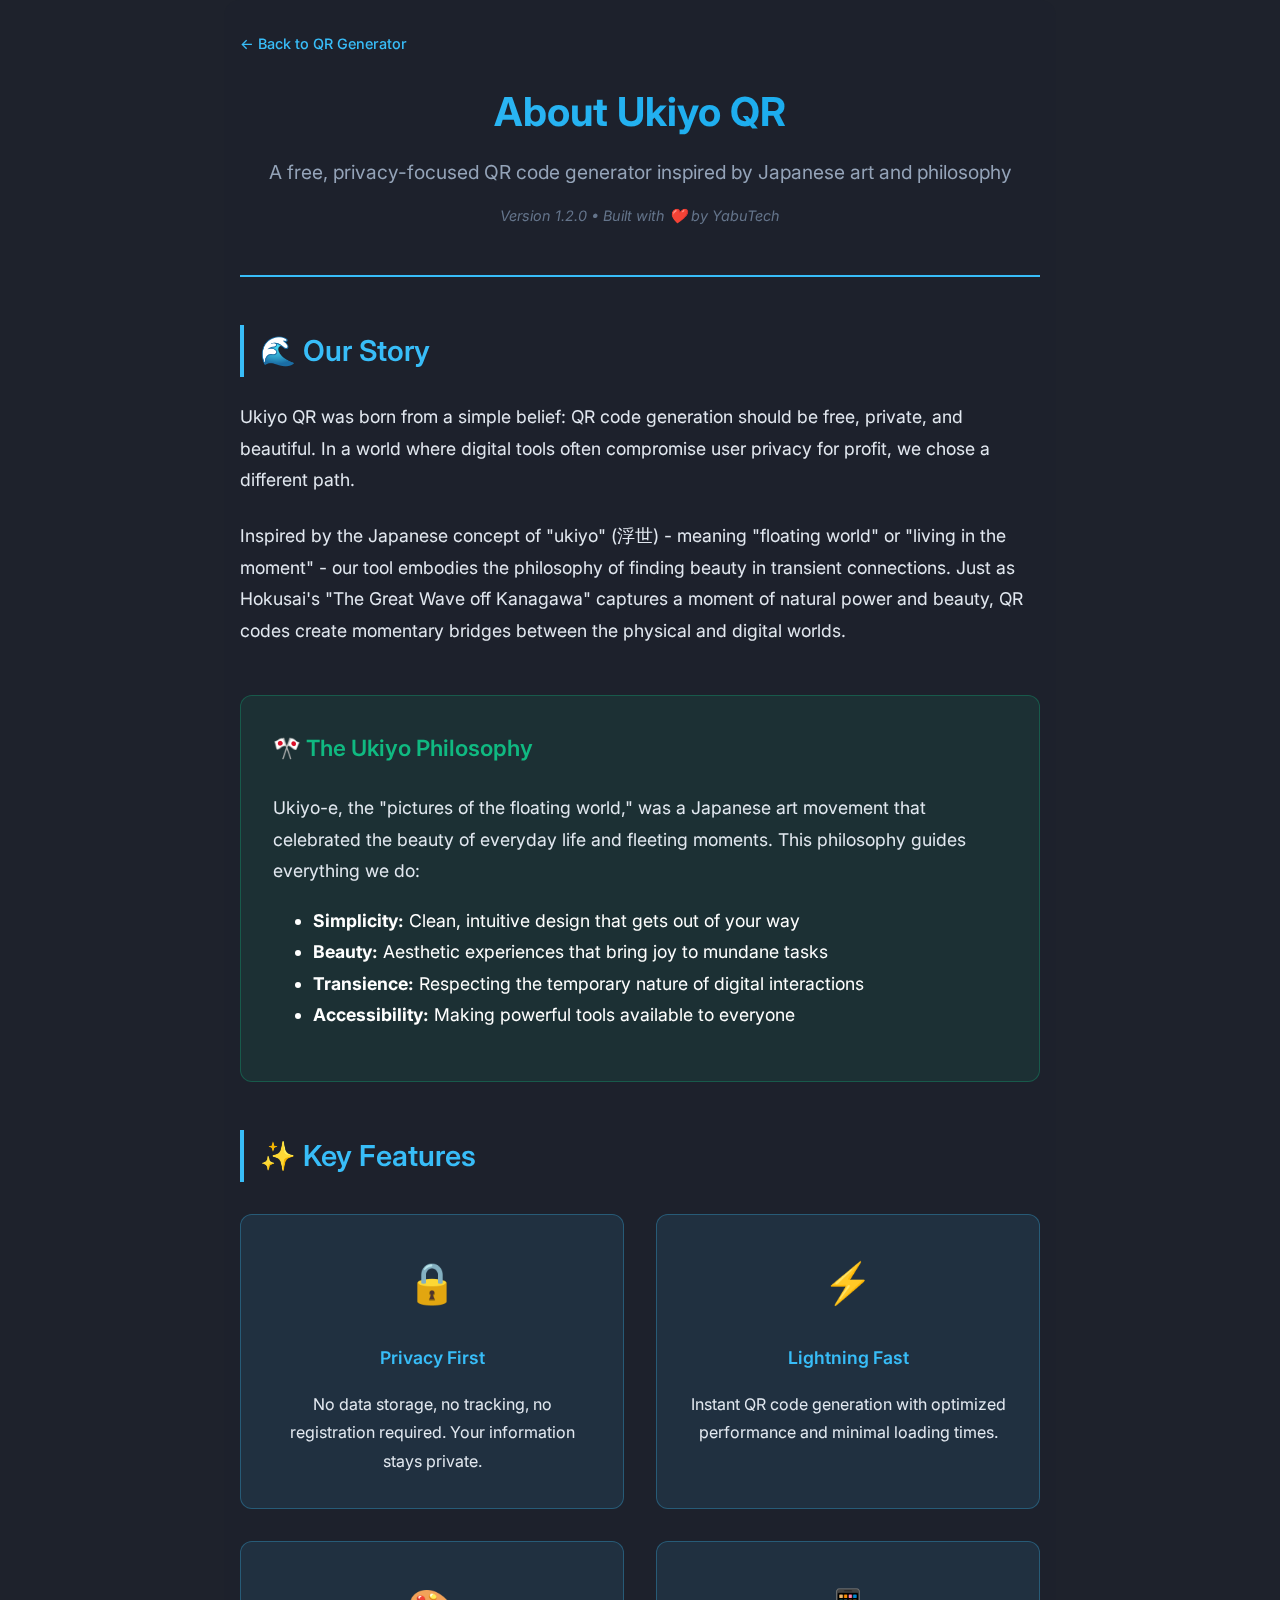
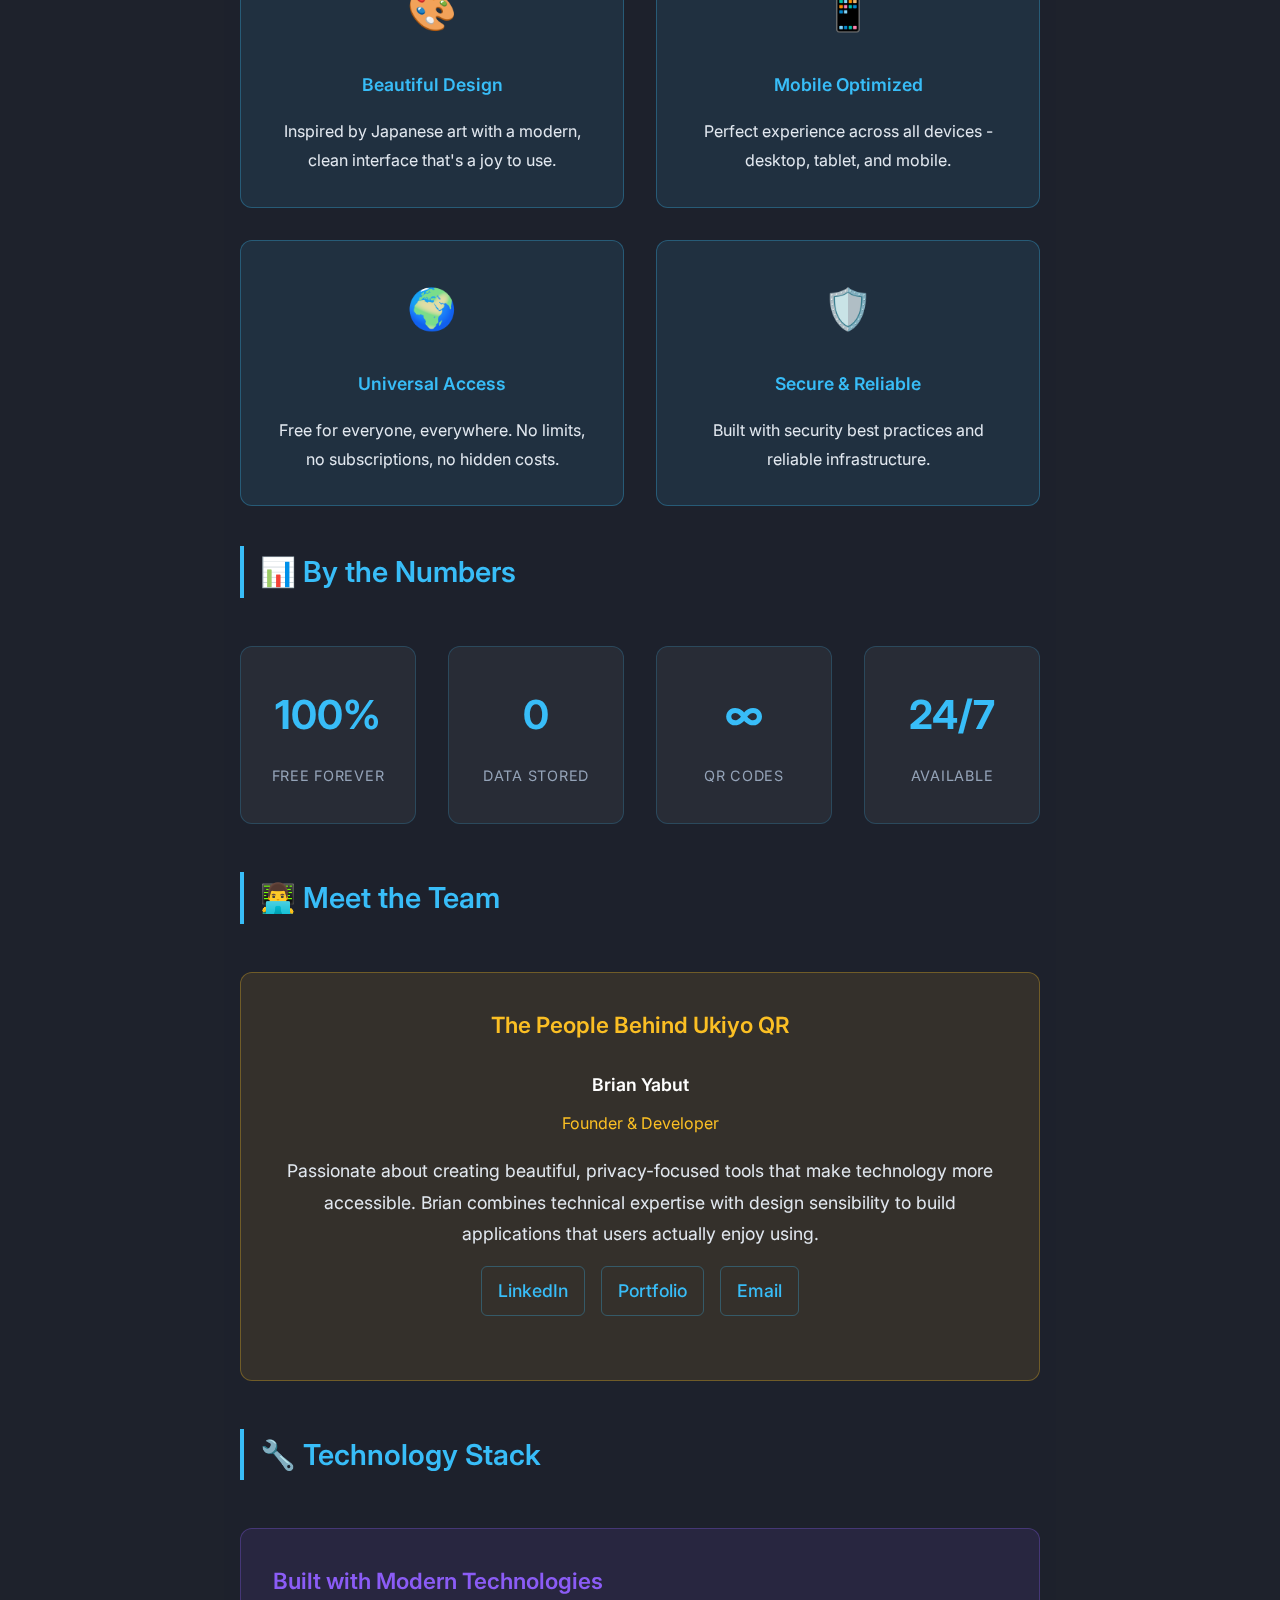
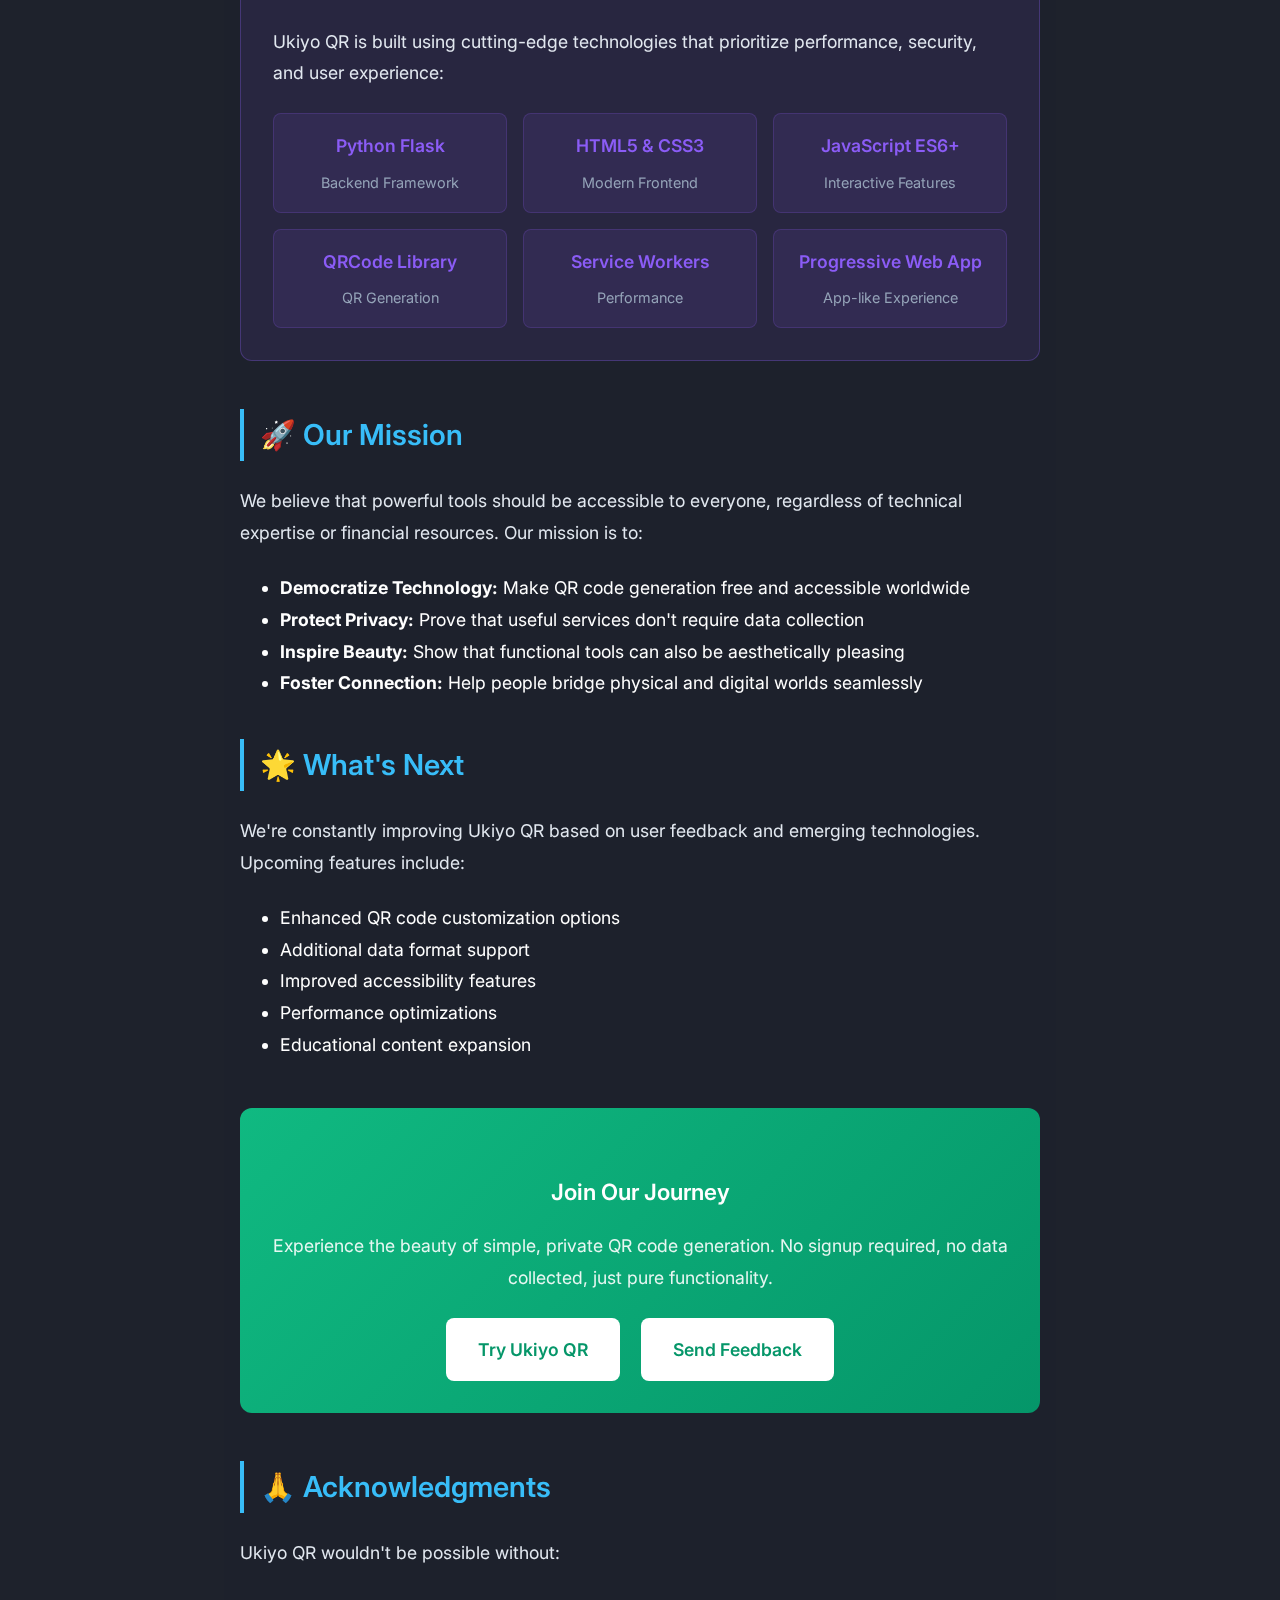
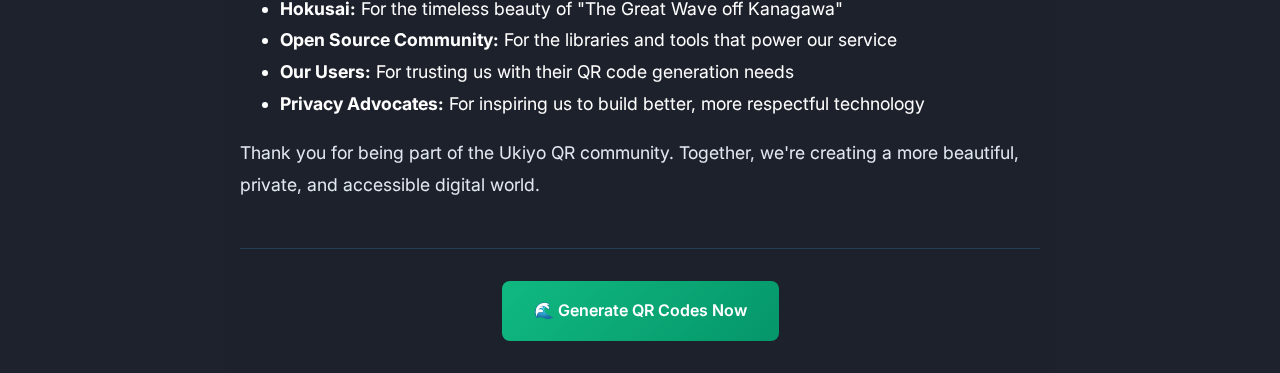
<file: templates/about.html>
<!DOCTYPE html>
<html lang="en">
<head>
  <meta charset="UTF-8">
  <title>About Ukiyo QR | Free QR Code Generator with Privacy Focus</title>
  <meta name="viewport" content="width=device-width, initial-scale=1">
  <meta name="description" content="Learn about Ukiyo QR - a free, privacy-focused QR code generator inspired by Japanese art. Discover our mission, features, and commitment to user privacy.">
  <meta name="keywords" content="about Ukiyo QR, QR code generator, privacy-focused, Japanese art, Hokusai, The Great Wave, YabuTech">
  <meta name="author" content="YabuTech">
  <meta name="robots" content="index, follow">
  
  <!-- Open Graph tags -->
  <meta property="og:title" content="About Ukiyo QR | Free QR Code Generator">
  <meta property="og:description" content="Discover the story behind Ukiyo QR - a privacy-focused QR code generator inspired by Japanese art and philosophy.">
  <meta property="og:type" content="website">
  <meta property="og:url" content="https://ukiyo.onrender.com/about">
  
  <!-- About page structured data -->
  <script type="application/ld+json">
  {
    "@context": "https://schema.org",
    "@type": "AboutPage",
    "name": "About Ukiyo QR",
    "description": "Learn about Ukiyo QR - a free, privacy-focused QR code generator",
    "url": "https://ukiyo.onrender.com/about",
    "mainEntity": {
      "@type": "WebApplication",
      "name": "Ukiyo QR",
      "applicationCategory": "UtilitiesApplication",
      "operatingSystem": "Web Browser",
      "offers": {
        "@type": "Offer",
        "price": "0",
        "priceCurrency": "USD"
      },
      "creator": {
        "@type": "Organization",
        "name": "YabuTech",
        "url": "https://yabutech.vercel.app"
      }
    }
  }
  </script>
  
  <!-- Fonts and styles -->
  <link rel="preload" href="https://fonts.googleapis.com/css2?family=Inter:wght@400;600;700&display=swap" as="style" onload="this.onload=null;this.rel='stylesheet'">
  <noscript><link rel="stylesheet" href="https://fonts.googleapis.com/css2?family=Inter:wght@400;600;700&display=swap"></noscript>
  <link rel="icon" type="image/png" sizes="32x32" href="{{ url_for('static', filename='img/favicon.png') }}">
  
  <style>
    html, body {
      margin: 0;
      padding: 0;
      font-family: 'Inter', -apple-system, BlinkMacSystemFont, 'Segoe UI', Roboto, sans-serif;
      background-color: #1e222c;
      color: #ffffff;
      line-height: 1.7;
    }
    
    .about-container {
      max-width: 800px;
      margin: 0 auto;
      padding: 2rem 1rem;
      background: rgba(30,34,44,0.95);
      border-radius: 1rem;
      backdrop-filter: blur(10px);
      min-height: 90vh;
    }
    
    .breadcrumb {
      margin-bottom: 2rem;
      font-size: 0.9rem;
    }
    
    .breadcrumb a {
      color: #38bdf8;
      text-decoration: none;
      font-weight: 500;
    }
    
    .breadcrumb a:hover {
      text-decoration: underline;
    }
    
    .about-header {
      margin-bottom: 3rem;
      text-align: center;
      padding-bottom: 2rem;
      border-bottom: 2px solid #38bdf8;
    }
    
    .about-title {
      font-size: 2.5rem;
      font-weight: 700;
      background: linear-gradient(135deg, #38bdf8, #0ea5e9);
      -webkit-background-clip: text;
      -webkit-text-fill-color: transparent;
      background-clip: text;
      margin-bottom: 1rem;
      line-height: 1.2;
    }
    
    .about-subtitle {
      color: #94a3b8;
      font-size: 1.2rem;
      margin-bottom: 1rem;
    }
    
    .version-info {
      color: #64748b;
      font-size: 0.9rem;
      font-style: italic;
    }
    
    .about-content {
      font-size: 1.1rem;
      line-height: 1.8;
    }
    
    .about-content h2 {
      font-size: 1.8rem;
      font-weight: 600;
      color: #38bdf8;
      margin: 2.5rem 0 1.5rem 0;
      border-left: 4px solid #38bdf8;
      padding-left: 1rem;
    }
    
    .about-content h3 {
      font-size: 1.4rem;
      font-weight: 600;
      color: #0ea5e9;
      margin: 2rem 0 1rem 0;
    }
    
    .about-content p {
      margin-bottom: 1.5rem;
      color: #e2e8f0;
    }
    
    .feature-grid {
      display: grid;
      grid-template-columns: repeat(auto-fit, minmax(250px, 1fr));
      gap: 2rem;
      margin: 2rem 0;
    }
    
    .feature-card {
      background: rgba(56, 189, 248, 0.1);
      border: 1px solid rgba(56, 189, 248, 0.3);
      border-radius: 12px;
      padding: 2rem;
      text-align: center;
      transition: all 0.3s ease;
    }
    
    .feature-card:hover {
      transform: translateY(-2px);
      border-color: rgba(56, 189, 248, 0.5);
      box-shadow: 0 8px 32px rgba(56, 189, 248, 0.1);
    }
    
    .feature-card .icon {
      font-size: 2.5rem;
      margin-bottom: 1rem;
      display: block;
    }
    
    .feature-card h4 {
      color: #38bdf8;
      margin-bottom: 1rem;
      font-weight: 600;
    }
    
    .feature-card p {
      color: #e2e8f0;
      font-size: 1rem;
      margin-bottom: 0;
    }
    
    .philosophy-section {
      background: rgba(16, 185, 129, 0.1);
      border: 1px solid rgba(16, 185, 129, 0.3);
      border-radius: 12px;
      padding: 2rem;
      margin: 3rem 0;
    }
    
    .philosophy-section h3 {
      color: #10b981;
      margin-top: 0;
      margin-bottom: 1.5rem;
      font-weight: 600;
    }
    
    .philosophy-section p {
      color: #e2e8f0;
      margin-bottom: 1rem;
    }
    
    .stats-grid {
      display: grid;
      grid-template-columns: repeat(auto-fit, minmax(150px, 1fr));
      gap: 2rem;
      margin: 3rem 0;
      text-align: center;
    }
    
    .stat-item {
      background: rgba(255,255,255,0.05);
      border: 1px solid rgba(56, 189, 248, 0.2);
      border-radius: 12px;
      padding: 2rem 1rem;
    }
    
    .stat-number {
      font-size: 2.5rem;
      font-weight: 700;
      color: #38bdf8;
      display: block;
      margin-bottom: 0.5rem;
    }
    
    .stat-label {
      color: #94a3b8;
      font-size: 0.9rem;
      text-transform: uppercase;
      letter-spacing: 0.05em;
    }
    
    .team-section {
      background: rgba(251, 191, 36, 0.1);
      border: 1px solid rgba(251, 191, 36, 0.3);
      border-radius: 12px;
      padding: 2rem;
      margin: 3rem 0;
      text-align: center;
    }
    
    .team-section h3 {
      color: #fbbf24;
      margin-top: 0;
      margin-bottom: 1.5rem;
      font-weight: 600;
    }
    
    .team-member {
      margin-bottom: 2rem;
    }
    
    .team-member h4 {
      color: #ffffff;
      margin-bottom: 0.5rem;
      font-weight: 600;
    }
    
    .team-member .role {
      color: #fbbf24;
      font-size: 1rem;
      margin-bottom: 1rem;
    }
    
    .team-member p {
      color: #e2e8f0;
      margin-bottom: 1rem;
    }
    
    .social-links {
      display: flex;
      justify-content: center;
      gap: 1rem;
      margin-top: 1rem;
    }
    
    .social-link {
      color: #38bdf8;
      text-decoration: none;
      font-weight: 500;
      padding: 0.5rem 1rem;
      border: 1px solid rgba(56, 189, 248, 0.3);
      border-radius: 6px;
      transition: all 0.3s ease;
    }
    
    .social-link:hover {
      background: rgba(56, 189, 248, 0.1);
      transform: translateY(-1px);
    }
    
    .technology-stack {
      background: rgba(139, 92, 246, 0.1);
      border: 1px solid rgba(139, 92, 246, 0.3);
      border-radius: 12px;
      padding: 2rem;
      margin: 3rem 0;
    }
    
    .technology-stack h3 {
      color: #8b5cf6;
      margin-top: 0;
      margin-bottom: 1.5rem;
      font-weight: 600;
    }
    
    .tech-list {
      display: grid;
      grid-template-columns: repeat(auto-fit, minmax(200px, 1fr));
      gap: 1rem;
      margin-top: 1rem;
    }
    
    .tech-item {
      background: rgba(139, 92, 246, 0.1);
      border: 1px solid rgba(139, 92, 246, 0.2);
      border-radius: 8px;
      padding: 1rem;
      text-align: center;
    }
    
    .tech-item .tech-name {
      color: #8b5cf6;
      font-weight: 600;
      margin-bottom: 0.5rem;
    }
    
    .tech-item .tech-purpose {
      color: #94a3b8;
      font-size: 0.9rem;
    }
    
    .cta-section {
      background: linear-gradient(135deg, #10b981, #059669);
      border-radius: 12px;
      padding: 2rem;
      text-align: center;
      margin: 3rem 0;
    }
    
    .cta-section h3 {
      color: white;
      margin-bottom: 1rem;
    }
    
    .cta-section p {
      color: rgba(255,255,255,0.9);
      margin-bottom: 1.5rem;
    }
    
    .cta-button {
      background: white;
      color: #059669;
      text-decoration: none;
      padding: 1rem 2rem;
      border-radius: 8px;
      font-weight: 600;
      display: inline-block;
      transition: all 0.3s ease;
      margin: 0 0.5rem;
    }
    
    .cta-button:hover {
      transform: translateY(-2px);
      box-shadow: 0 8px 24px rgba(0,0,0,0.2);
    }
    
    .back-to-home {
      text-align: center;
      margin-top: 3rem;
      padding-top: 2rem;
      border-top: 1px solid rgba(56, 189, 248, 0.2);
    }
    
    .back-to-home a {
      background: linear-gradient(135deg, #10b981, #059669);
      color: white;
      text-decoration: none;
      padding: 1rem 2rem;
      border-radius: 8px;
      font-weight: 600;
      display: inline-block;
      transition: all 0.3s ease;
    }
    
    .back-to-home a:hover {
      transform: translateY(-1px);
      box-shadow: 0 4px 16px rgba(16, 185, 129, 0.3);
    }
    
    @media (max-width: 768px) {
      .about-title {
        font-size: 2rem;
      }
      
      .about-container {
        padding: 1rem;
        margin: 1rem;
      }
      
      .feature-grid {
        grid-template-columns: 1fr;
      }
      
      .stats-grid {
        grid-template-columns: repeat(2, 1fr);
      }
      
      .social-links {
        flex-direction: column;
        align-items: center;
      }
    }
  </style>
</head>
<body>
  <div class="about-container">
    <nav class="breadcrumb">
      <a href="/">← Back to QR Generator</a>
    </nav>
    
    <header class="about-header">
      <h1 class="about-title">About Ukiyo QR</h1>
      <p class="about-subtitle">A free, privacy-focused QR code generator inspired by Japanese art and philosophy</p>
      <p class="version-info">Version 1.2.0 • Built with ❤️ by YabuTech</p>
    </header>
    
    <main class="about-content">
      <h2>🌊 Our Story</h2>
      
      <p>Ukiyo QR was born from a simple belief: QR code generation should be free, private, and beautiful. In a world where digital tools often compromise user privacy for profit, we chose a different path.</p>
      
      <p>Inspired by the Japanese concept of "ukiyo" (浮世) - meaning "floating world" or "living in the moment" - our tool embodies the philosophy of finding beauty in transient connections. Just as Hokusai's "The Great Wave off Kanagawa" captures a moment of natural power and beauty, QR codes create momentary bridges between the physical and digital worlds.</p>
      
      <div class="philosophy-section">
        <h3>🎌 The Ukiyo Philosophy</h3>
        <p>Ukiyo-e, the "pictures of the floating world," was a Japanese art movement that celebrated the beauty of everyday life and fleeting moments. This philosophy guides everything we do:</p>
        <ul>
          <li><strong>Simplicity:</strong> Clean, intuitive design that gets out of your way</li>
          <li><strong>Beauty:</strong> Aesthetic experiences that bring joy to mundane tasks</li>
          <li><strong>Transience:</strong> Respecting the temporary nature of digital interactions</li>
          <li><strong>Accessibility:</strong> Making powerful tools available to everyone</li>
        </ul>
      </div>
      
      <h2>✨ Key Features</h2>
      
      <div class="feature-grid">
        <div class="feature-card">
          <span class="icon">🔒</span>
          <h4>Privacy First</h4>
          <p>No data storage, no tracking, no registration required. Your information stays private.</p>
        </div>
        
        <div class="feature-card">
          <span class="icon">⚡</span>
          <h4>Lightning Fast</h4>
          <p>Instant QR code generation with optimized performance and minimal loading times.</p>
        </div>
        
        <div class="feature-card">
          <span class="icon">🎨</span>
          <h4>Beautiful Design</h4>
          <p>Inspired by Japanese art with a modern, clean interface that's a joy to use.</p>
        </div>
        
        <div class="feature-card">
          <span class="icon">📱</span>
          <h4>Mobile Optimized</h4>
          <p>Perfect experience across all devices - desktop, tablet, and mobile.</p>
        </div>
        
        <div class="feature-card">
          <span class="icon">🌍</span>
          <h4>Universal Access</h4>
          <p>Free for everyone, everywhere. No limits, no subscriptions, no hidden costs.</p>
        </div>
        
        <div class="feature-card">
          <span class="icon">🛡️</span>
          <h4>Secure & Reliable</h4>
          <p>Built with security best practices and reliable infrastructure.</p>
        </div>
      </div>
      
      <h2>📊 By the Numbers</h2>
      
      <div class="stats-grid">
        <div class="stat-item">
          <span class="stat-number">100%</span>
          <span class="stat-label">Free Forever</span>
        </div>
        
        <div class="stat-item">
          <span class="stat-number">0</span>
          <span class="stat-label">Data Stored</span>
        </div>
        
        <div class="stat-item">
          <span class="stat-number">∞</span>
          <span class="stat-label">QR Codes</span>
        </div>
        
        <div class="stat-item">
          <span class="stat-number">24/7</span>
          <span class="stat-label">Available</span>
        </div>
      </div>
      
      <h2>👨‍💻 Meet the Team</h2>
      
      <div class="team-section">
        <h3>The People Behind Ukiyo QR</h3>
        
        <div class="team-member">
          <h4>Brian Yabut</h4>
          <div class="role">Founder & Developer</div>
          <p>Passionate about creating beautiful, privacy-focused tools that make technology more accessible. Brian combines technical expertise with design sensibility to build applications that users actually enjoy using.</p>
          
          <div class="social-links">
            <a href="https://www.linkedin.com/in/brian-yabut/" target="_blank" rel="noopener" class="social-link">LinkedIn</a>
            <a href="https://yabutech.vercel.app/" target="_blank" rel="noopener" class="social-link">Portfolio</a>
            <a href="mailto:brianyabutech@gmail.com" class="social-link">Email</a>
          </div>
        </div>
      </div>
      
      <h2>🔧 Technology Stack</h2>
      
      <div class="technology-stack">
        <h3>Built with Modern Technologies</h3>
        <p>Ukiyo QR is built using cutting-edge technologies that prioritize performance, security, and user experience:</p>
        
        <div class="tech-list">
          <div class="tech-item">
            <div class="tech-name">Python Flask</div>
            <div class="tech-purpose">Backend Framework</div>
          </div>
          
          <div class="tech-item">
            <div class="tech-name">HTML5 & CSS3</div>
            <div class="tech-purpose">Modern Frontend</div>
          </div>
          
          <div class="tech-item">
            <div class="tech-name">JavaScript ES6+</div>
            <div class="tech-purpose">Interactive Features</div>
          </div>
          
          <div class="tech-item">
            <div class="tech-name">QRCode Library</div>
            <div class="tech-purpose">QR Generation</div>
          </div>
          
          <div class="tech-item">
            <div class="tech-name">Service Workers</div>
            <div class="tech-purpose">Performance</div>
          </div>
          
          <div class="tech-item">
            <div class="tech-name">Progressive Web App</div>
            <div class="tech-purpose">App-like Experience</div>
          </div>
        </div>
      </div>
      
      <h2>🚀 Our Mission</h2>
      
      <p>We believe that powerful tools should be accessible to everyone, regardless of technical expertise or financial resources. Our mission is to:</p>
      
      <ul>
        <li><strong>Democratize Technology:</strong> Make QR code generation free and accessible worldwide</li>
        <li><strong>Protect Privacy:</strong> Prove that useful services don't require data collection</li>
        <li><strong>Inspire Beauty:</strong> Show that functional tools can also be aesthetically pleasing</li>
        <li><strong>Foster Connection:</strong> Help people bridge physical and digital worlds seamlessly</li>
      </ul>
      
      <h2>🌟 What's Next</h2>
      
      <p>We're constantly improving Ukiyo QR based on user feedback and emerging technologies. Upcoming features include:</p>
      
      <ul>
        <li>Enhanced QR code customization options</li>
        <li>Additional data format support</li>
        <li>Improved accessibility features</li>
        <li>Performance optimizations</li>
        <li>Educational content expansion</li>
      </ul>
      
      <div class="cta-section">
        <h3>Join Our Journey</h3>
        <p>Experience the beauty of simple, private QR code generation. No signup required, no data collected, just pure functionality.</p>
        <a href="/" class="cta-button">Try Ukiyo QR</a>
        <a href="/contact" class="cta-button">Send Feedback</a>
      </div>
      
      <h2>🙏 Acknowledgments</h2>
      
      <p>Ukiyo QR wouldn't be possible without:</p>
      
      <ul>
        <li><strong>Hokusai:</strong> For the timeless beauty of "The Great Wave off Kanagawa"</li>
        <li><strong>Open Source Community:</strong> For the libraries and tools that power our service</li>
        <li><strong>Our Users:</strong> For trusting us with their QR code generation needs</li>
        <li><strong>Privacy Advocates:</strong> For inspiring us to build better, more respectful technology</li>
      </ul>
      
      <p>Thank you for being part of the Ukiyo QR community. Together, we're creating a more beautiful, private, and accessible digital world.</p>
    </main>
    
    <div class="back-to-home">
      <a href="/">🌊 Generate QR Codes Now</a>
    </div>
  </div>
</body>
</html>
</file>
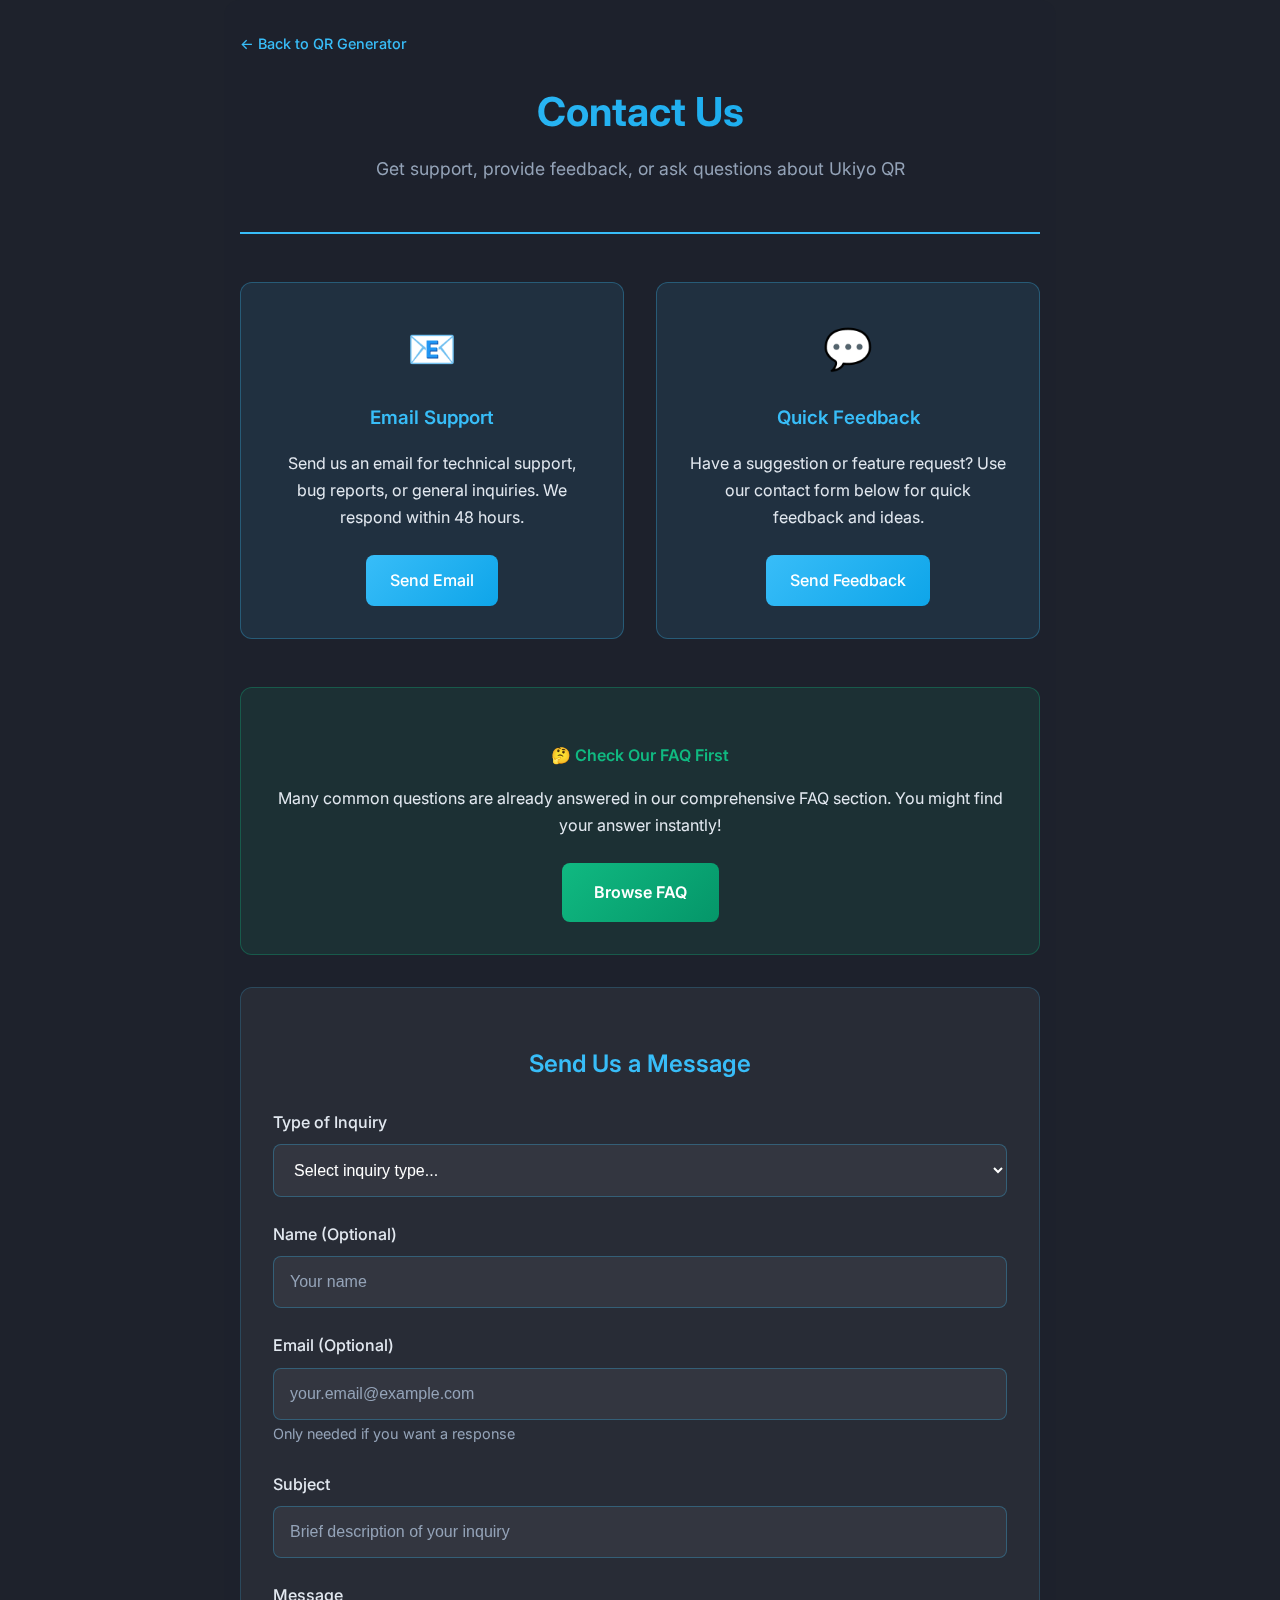
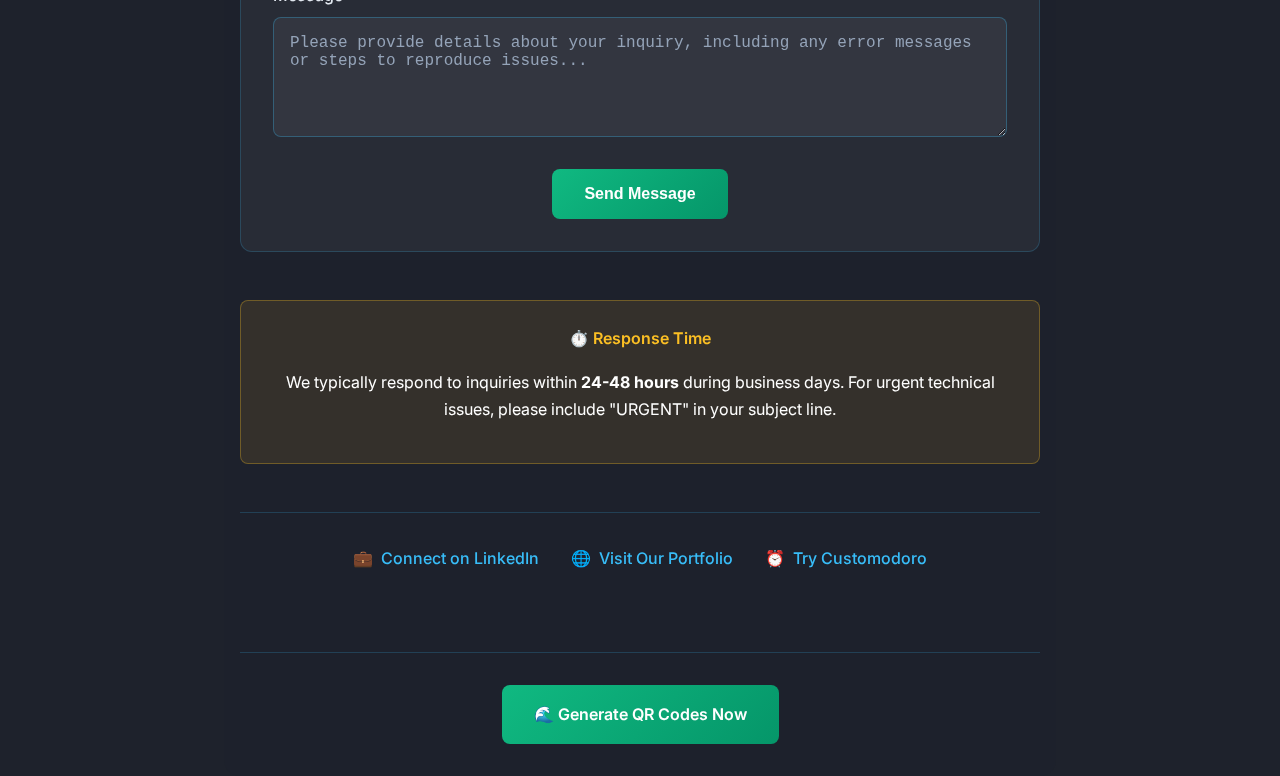
<file: templates/contact.html>
<!DOCTYPE html>
<html lang="en">
<head>
  <meta charset="UTF-8">
  <title>Contact Us | Ukiyo QR - Get Support & Feedback</title>
  <meta name="viewport" content="width=device-width, initial-scale=1">
  <meta name="description" content="Contact Ukiyo QR for support, feedback, or questions. Get help with QR code generation, report issues, or suggest improvements to our service.">
  <meta name="keywords" content="contact Ukiyo QR, QR code support, customer service, feedback, help, technical support">
  <meta name="author" content="YabuTech">
  <meta name="robots" content="index, follow">
  
  <!-- Open Graph tags -->
  <meta property="og:title" content="Contact Us | Ukiyo QR">
  <meta property="og:description" content="Get support, provide feedback, or ask questions about our QR code generator service.">
  <meta property="og:type" content="website">
  <meta property="og:url" content="https://ukiyo.onrender.com/contact">
  
  <!-- Contact structured data -->
  <script type="application/ld+json">
  {
    "@context": "https://schema.org",
    "@type": "ContactPage",
    "name": "Contact Ukiyo QR",
    "description": "Contact page for Ukiyo QR code generator support and feedback",
    "url": "https://ukiyo.onrender.com/contact",
    "mainEntity": {
      "@type": "Organization",
      "name": "YabuTech",
      "email": "brianyabutech@gmail.com",
      "url": "https://ukiyo.onrender.com",
      "contactPoint": {
        "@type": "ContactPoint",
        "contactType": "customer support",
        "email": "brianyabutech@gmail.com",
        "availableLanguage": "English"
      }
    }
  }
  </script>
  
  <!-- Fonts and styles -->
  <link rel="preload" href="https://fonts.googleapis.com/css2?family=Inter:wght@400;600;700&display=swap" as="style" onload="this.onload=null;this.rel='stylesheet'">
  <noscript><link rel="stylesheet" href="https://fonts.googleapis.com/css2?family=Inter:wght@400;600;700&display=swap"></noscript>
  <link rel="icon" type="image/png" sizes="32x32" href="{{ url_for('static', filename='img/favicon.png') }}">
  
  <style>
    html, body {
      margin: 0;
      padding: 0;
      font-family: 'Inter', -apple-system, BlinkMacSystemFont, 'Segoe UI', Roboto, sans-serif;
      background-color: #1e222c;
      color: #ffffff;
      line-height: 1.7;
    }
    
    .contact-container {
      max-width: 800px;
      margin: 0 auto;
      padding: 2rem 1rem;
      background: rgba(30,34,44,0.95);
      border-radius: 1rem;
      backdrop-filter: blur(10px);
      min-height: 90vh;
    }
    
    .breadcrumb {
      margin-bottom: 2rem;
      font-size: 0.9rem;
    }
    
    .breadcrumb a {
      color: #38bdf8;
      text-decoration: none;
      font-weight: 500;
    }
    
    .breadcrumb a:hover {
      text-decoration: underline;
    }
    
    .contact-header {
      margin-bottom: 3rem;
      text-align: center;
      padding-bottom: 2rem;
      border-bottom: 2px solid #38bdf8;
    }
    
    .contact-title {
      font-size: 2.5rem;
      font-weight: 700;
      background: linear-gradient(135deg, #38bdf8, #0ea5e9);
      -webkit-background-clip: text;
      -webkit-text-fill-color: transparent;
      background-clip: text;
      margin-bottom: 1rem;
      line-height: 1.2;
    }
    
    .contact-subtitle {
      color: #94a3b8;
      font-size: 1.1rem;
      margin-bottom: 1rem;
    }
    
    .contact-methods {
      display: grid;
      grid-template-columns: repeat(auto-fit, minmax(300px, 1fr));
      gap: 2rem;
      margin-bottom: 3rem;
    }
    
    .contact-method {
      background: rgba(56, 189, 248, 0.1);
      border: 1px solid rgba(56, 189, 248, 0.3);
      border-radius: 12px;
      padding: 2rem;
      text-align: center;
      transition: all 0.3s ease;
    }
    
    .contact-method:hover {
      transform: translateY(-2px);
      border-color: rgba(56, 189, 248, 0.5);
      box-shadow: 0 8px 32px rgba(56, 189, 248, 0.1);
    }
    
    .contact-method .icon {
      font-size: 2.5rem;
      margin-bottom: 1rem;
      display: block;
    }
    
    .contact-method h3 {
      color: #38bdf8;
      margin-bottom: 1rem;
      font-weight: 600;
    }
    
    .contact-method p {
      color: #e2e8f0;
      margin-bottom: 1.5rem;
    }
    
    .contact-method a {
      background: linear-gradient(135deg, #38bdf8, #0ea5e9);
      color: white;
      text-decoration: none;
      padding: 0.75rem 1.5rem;
      border-radius: 8px;
      font-weight: 500;
      display: inline-block;
      transition: all 0.3s ease;
    }
    
    .contact-method a:hover {
      transform: translateY(-1px);
      box-shadow: 0 4px 16px rgba(56, 189, 248, 0.3);
    }
    
    .contact-form {
      background: rgba(255,255,255,0.05);
      border: 1px solid rgba(56, 189, 248, 0.2);
      border-radius: 12px;
      padding: 2rem;
      margin-bottom: 3rem;
    }
    
    .form-title {
      color: #38bdf8;
      font-size: 1.5rem;
      font-weight: 600;
      margin-bottom: 1.5rem;
      text-align: center;
    }
    
    .form-group {
      margin-bottom: 1.5rem;
    }
    
    .form-group label {
      display: block;
      color: #e2e8f0;
      font-weight: 500;
      margin-bottom: 0.5rem;
    }
    
    .form-group input,
    .form-group select,
    .form-group textarea {
      width: 100%;
      padding: 1rem;
      border: 1px solid rgba(56, 189, 248, 0.3);
      border-radius: 8px;
      background: rgba(255,255,255,0.05);
      color: white;
      font-size: 1rem;
      box-sizing: border-box;
      transition: border-color 0.3s ease;
    }
    
    .form-group input:focus,
    .form-group select:focus,
    .form-group textarea:focus {
      outline: none;
      border-color: #38bdf8;
      box-shadow: 0 0 0 3px rgba(56, 189, 248, 0.1);
    }
    
    .form-group textarea {
      resize: vertical;
      min-height: 120px;
    }
    
    .form-group input::placeholder,
    .form-group textarea::placeholder {
      color: #94a3b8;
    }
    
    .form-submit {
      text-align: center;
    }
    
    .submit-button {
      background: linear-gradient(135deg, #10b981, #059669);
      color: white;
      border: none;
      padding: 1rem 2rem;
      border-radius: 8px;
      font-size: 1rem;
      font-weight: 600;
      cursor: pointer;
      transition: all 0.3s ease;
    }
    
    .submit-button:hover {
      transform: translateY(-1px);
      box-shadow: 0 4px 16px rgba(16, 185, 129, 0.3);
    }
    
    .submit-button:disabled {
      opacity: 0.6;
      cursor: not-allowed;
      transform: none;
    }
    
    .response-time {
      background: rgba(251, 191, 36, 0.1);
      border: 1px solid rgba(251, 191, 36, 0.3);
      border-radius: 8px;
      padding: 1.5rem;
      margin: 2rem 0;
      text-align: center;
    }
    
    .response-time h4 {
      color: #fbbf24;
      margin-top: 0;
      margin-bottom: 1rem;
      font-weight: 600;
    }
    
    .faq-link {
      background: rgba(16, 185, 129, 0.1);
      border: 1px solid rgba(16, 185, 129, 0.3);
      border-radius: 12px;
      padding: 2rem;
      text-align: center;
      margin: 2rem 0;
    }
    
    .faq-link h4 {
      color: #10b981;
      margin-bottom: 1rem;
      font-weight: 600;
    }
    
    .faq-link p {
      color: #e2e8f0;
      margin-bottom: 1.5rem;
    }
    
    .faq-link a {
      background: linear-gradient(135deg, #10b981, #059669);
      color: white;
      text-decoration: none;
      padding: 1rem 2rem;
      border-radius: 8px;
      font-weight: 600;
      display: inline-block;
      transition: all 0.3s ease;
    }
    
    .faq-link a:hover {
      transform: translateY(-1px);
      box-shadow: 0 4px 16px rgba(16, 185, 129, 0.3);
    }
    
    .social-links {
      display: flex;
      justify-content: center;
      gap: 2rem;
      margin: 3rem 0;
      padding: 2rem 0;
      border-top: 1px solid rgba(56, 189, 248, 0.2);
    }
    
    .social-link {
      display: flex;
      align-items: center;
      gap: 0.5rem;
      color: #38bdf8;
      text-decoration: none;
      font-weight: 500;
      transition: all 0.3s ease;
    }
    
    .social-link:hover {
      color: #0ea5e9;
      transform: translateY(-1px);
    }
    
    .back-to-home {
      text-align: center;
      margin-top: 3rem;
      padding-top: 2rem;
      border-top: 1px solid rgba(56, 189, 248, 0.2);
    }
    
    .back-to-home a {
      background: linear-gradient(135deg, #10b981, #059669);
      color: white;
      text-decoration: none;
      padding: 1rem 2rem;
      border-radius: 8px;
      font-weight: 600;
      display: inline-block;
      transition: all 0.3s ease;
    }
    
    .back-to-home a:hover {
      transform: translateY(-1px);
      box-shadow: 0 4px 16px rgba(16, 185, 129, 0.3);
    }
    
    @media (max-width: 768px) {
      .contact-title {
        font-size: 2rem;
      }
      
      .contact-container {
        padding: 1rem;
        margin: 1rem;
      }
      
      .contact-methods {
        grid-template-columns: 1fr;
      }
      
      .social-links {
        flex-direction: column;
        align-items: center;
        gap: 1rem;
      }
    }
  </style>
</head>
<body>
  <div class="contact-container">
    <nav class="breadcrumb">
      <a href="/">← Back to QR Generator</a>
    </nav>
    
    <header class="contact-header">
      <h1 class="contact-title">Contact Us</h1>
      <p class="contact-subtitle">Get support, provide feedback, or ask questions about Ukiyo QR</p>
    </header>
    
    <main>
      <section class="contact-methods">
        <div class="contact-method">
          <span class="icon">📧</span>
          <h3>Email Support</h3>
          <p>Send us an email for technical support, bug reports, or general inquiries. We respond within 48 hours.</p>
          <a href="mailto:brianyabutech@gmail.com?subject=Ukiyo QR Support">Send Email</a>
        </div>
        
        <div class="contact-method">
          <span class="icon">💬</span>
          <h3>Quick Feedback</h3>
          <p>Have a suggestion or feature request? Use our contact form below for quick feedback and ideas.</p>
          <a href="#contact-form">Send Feedback</a>
        </div>
      </section>
      
      <div class="faq-link">
        <h4>🤔 Check Our FAQ First</h4>
        <p>Many common questions are already answered in our comprehensive FAQ section. You might find your answer instantly!</p>
        <a href="/faq">Browse FAQ</a>
      </div>
      
      <form class="contact-form" id="contact-form">
        <h3 class="form-title">Send Us a Message</h3>
        
        <div class="form-group">
          <label for="contact-type">Type of Inquiry</label>
          <select id="contact-type" name="type" required>
            <option value="">Select inquiry type...</option>
            <option value="support">Technical Support</option>
            <option value="bug">Bug Report</option>
            <option value="feature">Feature Request</option>
            <option value="feedback">General Feedback</option>
            <option value="business">Business Inquiry</option>
            <option value="other">Other</option>
          </select>
        </div>
        
        <div class="form-group">
          <label for="contact-name">Name (Optional)</label>
          <input type="text" id="contact-name" name="name" placeholder="Your name">
        </div>
        
        <div class="form-group">
          <label for="contact-email">Email (Optional)</label>
          <input type="email" id="contact-email" name="email" placeholder="your.email@example.com">
          <small style="color: #94a3b8; font-size: 0.9rem;">Only needed if you want a response</small>
        </div>
        
        <div class="form-group">
          <label for="contact-subject">Subject</label>
          <input type="text" id="contact-subject" name="subject" placeholder="Brief description of your inquiry" required>
        </div>
        
        <div class="form-group">
          <label for="contact-message">Message</label>
          <textarea id="contact-message" name="message" placeholder="Please provide details about your inquiry, including any error messages or steps to reproduce issues..." required></textarea>
        </div>
        
        <div class="form-submit">
          <button type="submit" class="submit-button">Send Message</button>
        </div>
      </form>
      
      <div class="response-time">
        <h4>⏱️ Response Time</h4>
        <p>We typically respond to inquiries within <strong>24-48 hours</strong> during business days. For urgent technical issues, please include "URGENT" in your subject line.</p>
      </div>
      
      <section class="social-links">
        <a href="https://www.linkedin.com/in/brian-yabut/" target="_blank" rel="noopener" class="social-link">
          <span>💼</span>
          <span>Connect on LinkedIn</span>
        </a>
        <a href="https://yabutech.vercel.app/" target="_blank" rel="noopener" class="social-link">
          <span>🌐</span>
          <span>Visit Our Portfolio</span>
        </a>
        <a href="https://customodoro.vercel.app/" target="_blank" rel="noopener" class="social-link">
          <span>⏰</span>
          <span>Try Customodoro</span>
        </a>
      </section>
    </main>
    
    <div class="back-to-home">
      <a href="/">🌊 Generate QR Codes Now</a>
    </div>
  </div>
  
  <script>
    document.addEventListener('DOMContentLoaded', function() {
      const form = document.getElementById('contact-form');
      const submitButton = form.querySelector('.submit-button');
      
      form.addEventListener('submit', function(e) {
        e.preventDefault();
        
        // Get form data
        const formData = new FormData(form);
        const data = Object.fromEntries(formData);
        
        // Disable submit button
        submitButton.disabled = true;
        submitButton.textContent = 'Sending...';
        
        // Create mailto link with form data
        const subject = encodeURIComponent(`[Ukiyo QR] ${data.type ? `[${data.type.toUpperCase()}] ` : ''}${data.subject}`);
        const body = encodeURIComponent(
          `Type: ${data.type || 'Not specified'}\n` +
          `Name: ${data.name || 'Not provided'}\n` +
          `Email: ${data.email || 'Not provided'}\n\n` +
          `Message:\n${data.message}\n\n` +
          `---\n` +
          `Sent from Ukiyo QR Contact Form\n` +
          `Timestamp: ${new Date().toISOString()}`
        );
        
        const mailtoLink = `mailto:brianyabutech@gmail.com?subject=${subject}&body=${body}`;
        
        // Open email client
        window.location.href = mailtoLink;
        
        // Show success message
        setTimeout(() => {
          alert('Email client opened! If it didn\'t open automatically, please copy the information and send it to brianyabutech@gmail.com');
          
          // Reset form
          form.reset();
          submitButton.disabled = false;
          submitButton.textContent = 'Send Message';
        }, 1000);
      });
      
      // Auto-populate subject based on inquiry type
      const typeSelect = document.getElementById('contact-type');
      const subjectInput = document.getElementById('contact-subject');
      
      typeSelect.addEventListener('change', function() {
        const type = this.value;
        const suggestions = {
          'support': 'Need help with QR code generation',
          'bug': 'Found a bug in the application',
          'feature': 'Feature request or suggestion',
          'feedback': 'Feedback about Ukiyo QR',
          'business': 'Business inquiry or partnership',
          'other': 'General inquiry'
        };
        
        if (type && suggestions[type] && !subjectInput.value) {
          subjectInput.placeholder = suggestions[type];
        }
      });
    });
  </script>
</body>
</html>
</file>
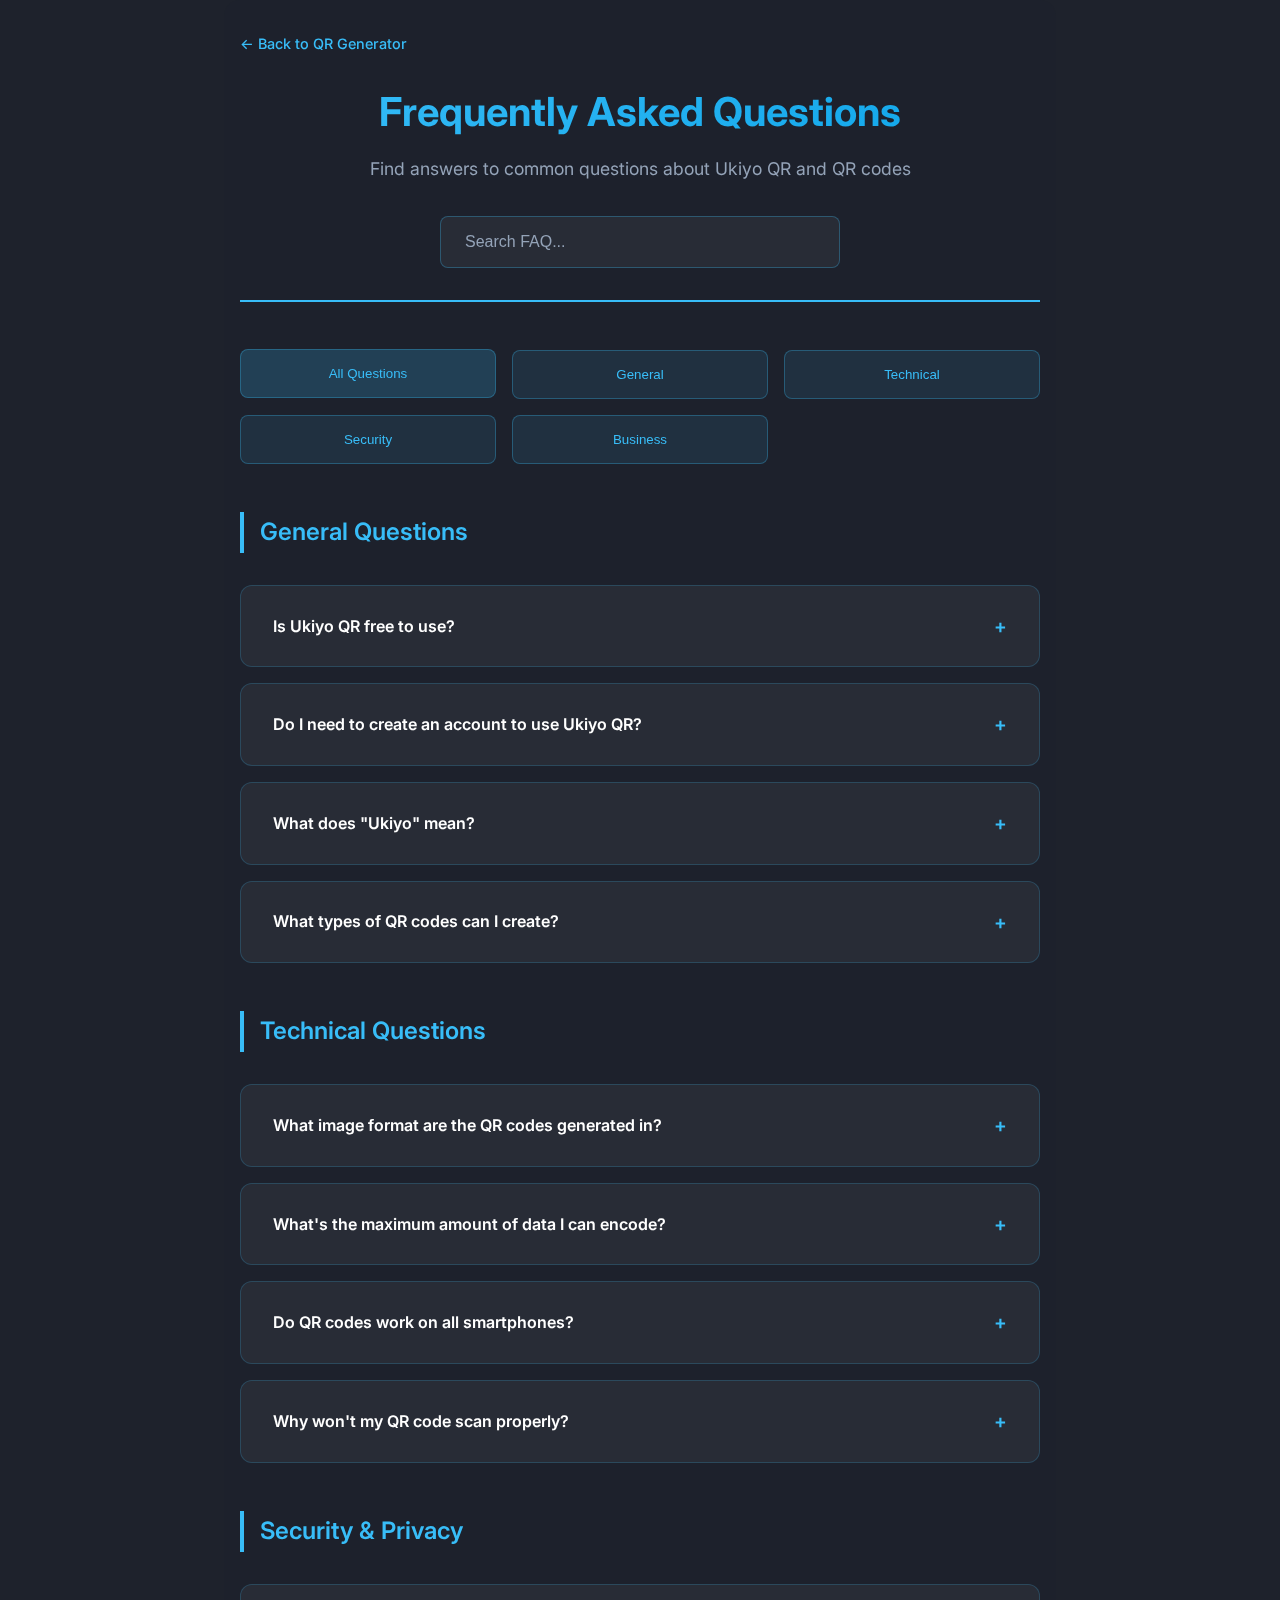
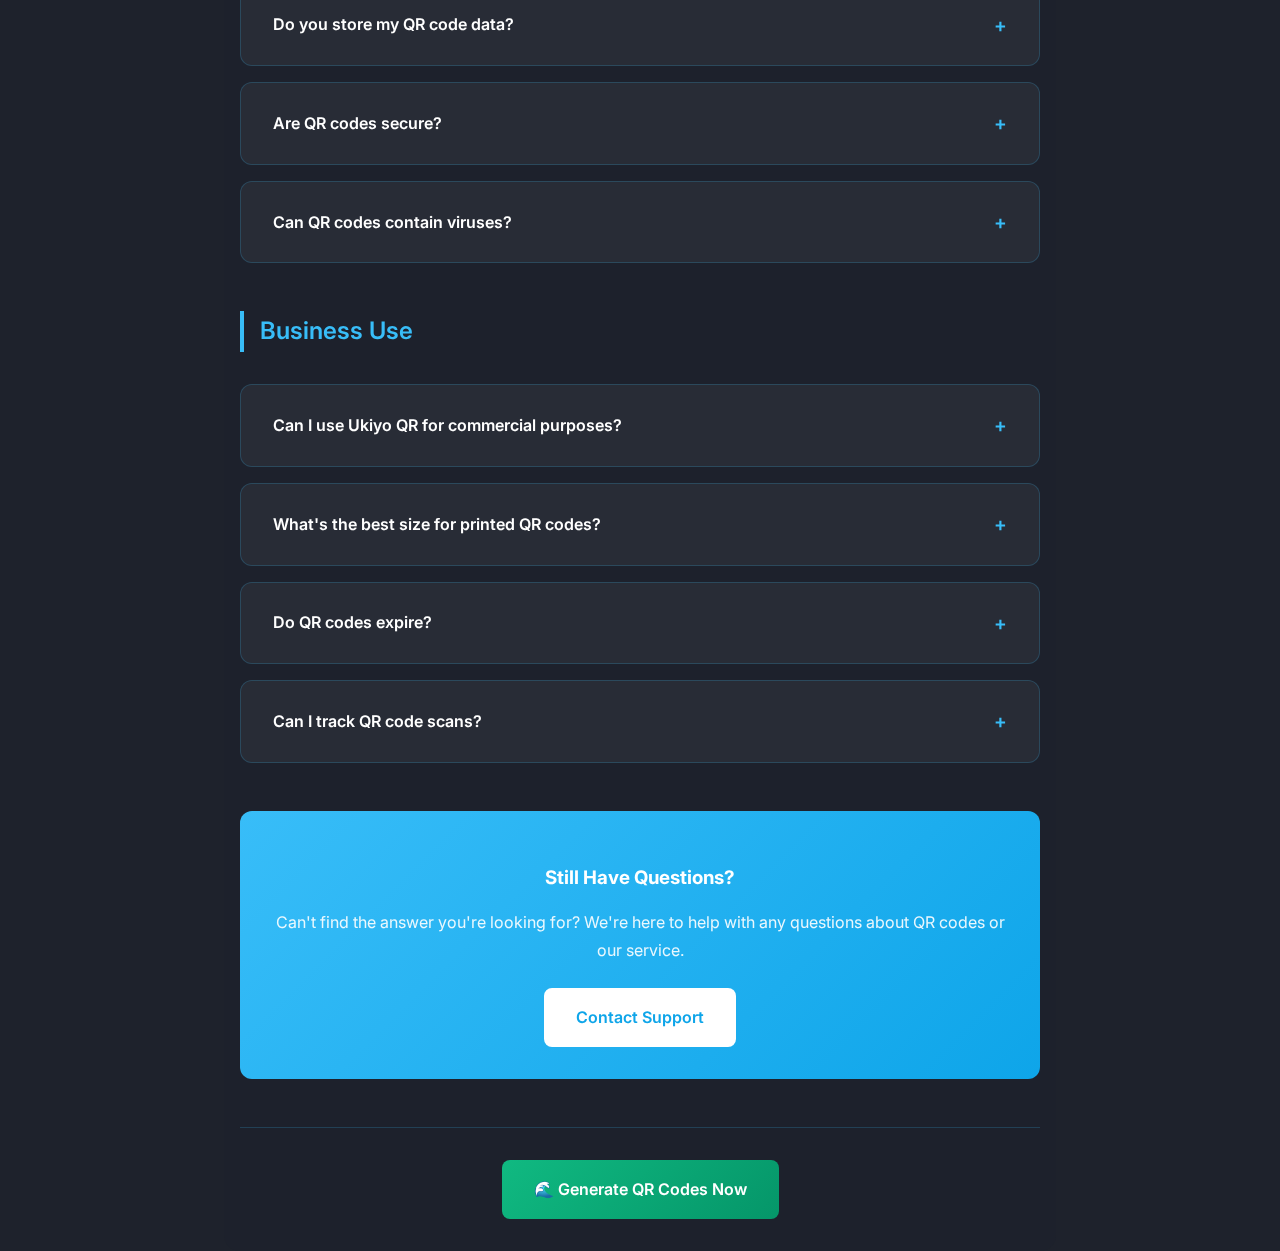
<file: templates/faq.html>
<!DOCTYPE html>
<html lang="en">
<head>
  <meta charset="UTF-8">
  <title>Frequently Asked Questions | Ukiyo QR - QR Code Generator FAQ</title>
  <meta name="viewport" content="width=device-width, initial-scale=1">
  <meta name="description" content="Find answers to common questions about Ukiyo QR code generator. Learn about QR code creation, formats, security, and best practices.">
  <meta name="keywords" content="QR code FAQ, QR code questions, QR generator help, QR code formats, QR code security, how to use QR codes">
  <meta name="author" content="YabuTech">
  <meta name="robots" content="index, follow">
  
  <!-- Open Graph tags -->
  <meta property="og:title" content="Frequently Asked Questions | Ukiyo QR">
  <meta property="og:description" content="Find answers to common questions about our QR code generator and QR code best practices.">
  <meta property="og:type" content="website">
  <meta property="og:url" content="https://ukiyo.onrender.com/faq">
  
  <!-- FAQ Structured Data -->
  <script type="application/ld+json">
  {
    "@context": "https://schema.org",
    "@type": "FAQPage",
    "mainEntity": [
      {
        "@type": "Question",
        "name": "Is Ukiyo QR free to use?",
        "acceptedAnswer": {
          "@type": "Answer",
          "text": "Yes, Ukiyo QR is completely free to use. There are no hidden fees, subscriptions, or limitations on the number of QR codes you can generate."
        }
      },
      {
        "@type": "Question",
        "name": "Do you store my QR code data?",
        "acceptedAnswer": {
          "@type": "Answer",
          "text": "No, we don't store your QR code data. All information is processed temporarily and deleted immediately after generation. Your privacy is our priority."
        }
      },
      {
        "@type": "Question",
        "name": "What types of QR codes can I create?",
        "acceptedAnswer": {
          "@type": "Answer",
          "text": "You can create QR codes for URLs, text, contact information (vCard), WiFi passwords, SMS messages, email addresses, and more. Our generator supports all standard QR code formats."
        }
      }
    ]
  }
  </script>
  
  <!-- Fonts and styles -->
  <link rel="preload" href="https://fonts.googleapis.com/css2?family=Inter:wght@400;600;700&display=swap" as="style" onload="this.onload=null;this.rel='stylesheet'">
  <noscript><link rel="stylesheet" href="https://fonts.googleapis.com/css2?family=Inter:wght@400;600;700&display=swap"></noscript>
  <link rel="icon" type="image/png" sizes="32x32" href="{{ url_for('static', filename='img/favicon.png') }}">
  
  <style>
    html, body {
      margin: 0;
      padding: 0;
      font-family: 'Inter', -apple-system, BlinkMacSystemFont, 'Segoe UI', Roboto, sans-serif;
      background-color: #1e222c;
      color: #ffffff;
      line-height: 1.7;
    }
    
    .faq-container {
      max-width: 800px;
      margin: 0 auto;
      padding: 2rem 1rem;
      background: rgba(30,34,44,0.95);
      border-radius: 1rem;
      backdrop-filter: blur(10px);
      min-height: 90vh;
    }
    
    .breadcrumb {
      margin-bottom: 2rem;
      font-size: 0.9rem;
    }
    
    .breadcrumb a {
      color: #38bdf8;
      text-decoration: none;
      font-weight: 500;
    }
    
    .breadcrumb a:hover {
      text-decoration: underline;
    }
    
    .faq-header {
      margin-bottom: 3rem;
      text-align: center;
      padding-bottom: 2rem;
      border-bottom: 2px solid #38bdf8;
    }
    
    .faq-title {
      font-size: 2.5rem;
      font-weight: 700;
      background: linear-gradient(135deg, #38bdf8, #0ea5e9);
      -webkit-background-clip: text;
      -webkit-text-fill-color: transparent;
      background-clip: text;
      margin-bottom: 1rem;
      line-height: 1.2;
    }
    
    .faq-subtitle {
      color: #94a3b8;
      font-size: 1.1rem;
      margin-bottom: 1rem;
    }
    
    .faq-search {
      max-width: 400px;
      margin: 2rem auto 0;
      position: relative;
    }
    
    .faq-search input {
      width: 100%;
      padding: 1rem 1.5rem;
      border: 1px solid rgba(56, 189, 248, 0.3);
      border-radius: 8px;
      background: rgba(255,255,255,0.05);
      color: white;
      font-size: 1rem;
      box-sizing: border-box;
    }
    
    .faq-search input::placeholder {
      color: #94a3b8;
    }
    
    .faq-search input:focus {
      outline: none;
      border-color: #38bdf8;
      box-shadow: 0 0 0 3px rgba(56, 189, 248, 0.1);
    }
    
    .faq-categories {
      display: grid;
      grid-template-columns: repeat(auto-fit, minmax(200px, 1fr));
      gap: 1rem;
      margin: 3rem 0;
    }
    
    .category-button {
      background: rgba(56, 189, 248, 0.1);
      border: 1px solid rgba(56, 189, 248, 0.3);
      color: #38bdf8;
      padding: 1rem;
      border-radius: 8px;
      text-decoration: none;
      text-align: center;
      font-weight: 500;
      transition: all 0.3s ease;
      cursor: pointer;
    }
    
    .category-button:hover,
    .category-button.active {
      background: rgba(56, 189, 248, 0.2);
      transform: translateY(-1px);
    }
    
    .faq-content {
      margin-top: 3rem;
    }
    
    .faq-section {
      margin-bottom: 3rem;
    }
    
    .section-title {
      font-size: 1.5rem;
      font-weight: 600;
      color: #38bdf8;
      margin-bottom: 2rem;
      border-left: 4px solid #38bdf8;
      padding-left: 1rem;
    }
    
    .faq-item {
      background: rgba(255,255,255,0.05);
      border: 1px solid rgba(56, 189, 248, 0.2);
      border-radius: 12px;
      margin-bottom: 1rem;
      overflow: hidden;
      transition: all 0.3s ease;
    }
    
    .faq-item:hover {
      border-color: rgba(56, 189, 248, 0.4);
    }
    
    .faq-question {
      padding: 1.5rem 2rem;
      cursor: pointer;
      display: flex;
      justify-content: space-between;
      align-items: center;
      font-weight: 600;
      color: #ffffff;
      user-select: none;
    }
    
    .faq-question:hover {
      background: rgba(56, 189, 248, 0.05);
    }
    
    .faq-toggle {
      font-size: 1.2rem;
      color: #38bdf8;
      transition: transform 0.3s ease;
    }
    
    .faq-item.active .faq-toggle {
      transform: rotate(45deg);
    }
    
    .faq-answer {
      padding: 0 2rem 1.5rem;
      color: #e2e8f0;
      line-height: 1.7;
      display: none;
    }
    
    .faq-item.active .faq-answer {
      display: block;
      animation: fadeIn 0.3s ease;
    }
    
    @keyframes fadeIn {
      from { opacity: 0; transform: translateY(-10px); }
      to { opacity: 1; transform: translateY(0); }
    }
    
    .faq-answer p {
      margin-bottom: 1rem;
    }
    
    .faq-answer ul, .faq-answer ol {
      margin-bottom: 1rem;
      padding-left: 2rem;
    }
    
    .faq-answer li {
      margin-bottom: 0.5rem;
    }
    
    .faq-answer a {
      color: #38bdf8;
      text-decoration: none;
    }
    
    .faq-answer a:hover {
      text-decoration: underline;
    }
    
    .highlight-box {
      background: rgba(16, 185, 129, 0.1);
      border: 1px solid rgba(16, 185, 129, 0.3);
      border-radius: 8px;
      padding: 1.5rem;
      margin: 1.5rem 0;
    }
    
    .highlight-box h4 {
      color: #10b981;
      margin-top: 0;
      margin-bottom: 1rem;
      font-weight: 600;
    }
    
    .contact-section {
      background: linear-gradient(135deg, #38bdf8, #0ea5e9);
      border-radius: 12px;
      padding: 2rem;
      text-align: center;
      margin: 3rem 0;
    }
    
    .contact-section h3 {
      color: white;
      margin-bottom: 1rem;
    }
    
    .contact-section p {
      color: rgba(255,255,255,0.9);
      margin-bottom: 1.5rem;
    }
    
    .contact-button {
      background: white;
      color: #0ea5e9;
      text-decoration: none;
      padding: 1rem 2rem;
      border-radius: 8px;
      font-weight: 600;
      display: inline-block;
      transition: all 0.3s ease;
    }
    
    .contact-button:hover {
      transform: translateY(-2px);
      box-shadow: 0 8px 24px rgba(0,0,0,0.2);
    }
    
    .back-to-home {
      text-align: center;
      margin-top: 3rem;
      padding-top: 2rem;
      border-top: 1px solid rgba(56, 189, 248, 0.2);
    }
    
    .back-to-home a {
      background: linear-gradient(135deg, #10b981, #059669);
      color: white;
      text-decoration: none;
      padding: 1rem 2rem;
      border-radius: 8px;
      font-weight: 600;
      display: inline-block;
      transition: all 0.3s ease;
    }
    
    .back-to-home a:hover {
      transform: translateY(-1px);
      box-shadow: 0 4px 16px rgba(16, 185, 129, 0.3);
    }
    
    @media (max-width: 768px) {
      .faq-title {
        font-size: 2rem;
      }
      
      .faq-container {
        padding: 1rem;
        margin: 1rem;
      }
      
      .faq-question {
        padding: 1rem 1.5rem;
      }
      
      .faq-answer {
        padding: 0 1.5rem 1rem;
      }
      
      .faq-categories {
        grid-template-columns: 1fr;
      }
    }
  </style>
</head>
<body>
  <div class="faq-container">
    <nav class="breadcrumb">
      <a href="/">← Back to QR Generator</a>
    </nav>
    
    <header class="faq-header">
      <h1 class="faq-title">Frequently Asked Questions</h1>
      <p class="faq-subtitle">Find answers to common questions about Ukiyo QR and QR codes</p>
      
      <div class="faq-search">
        <input type="text" id="faq-search" placeholder="Search FAQ..." />
      </div>
    </header>
    
    <nav class="faq-categories">
      <button class="category-button active" data-category="all">All Questions</button>
      <button class="category-button" data-category="general">General</button>
      <button class="category-button" data-category="technical">Technical</button>
      <button class="category-button" data-category="security">Security</button>
      <button class="category-button" data-category="business">Business</button>
    </nav>
    
    <main class="faq-content">
      <!-- General Questions -->
      <section class="faq-section" data-category="general">
        <h2 class="section-title">General Questions</h2>
        
        <div class="faq-item">
          <div class="faq-question">
            <span>Is Ukiyo QR free to use?</span>
            <span class="faq-toggle">+</span>
          </div>
          <div class="faq-answer">
            <p>Yes, Ukiyo QR is completely free to use. There are no hidden fees, subscriptions, or limitations on the number of QR codes you can generate. We believe in providing accessible tools for everyone.</p>
            <p>Our service is supported by optional, non-intrusive advertising that doesn't interfere with your QR code generation experience.</p>
          </div>
        </div>
        
        <div class="faq-item">
          <div class="faq-question">
            <span>Do I need to create an account to use Ukiyo QR?</span>
            <span class="faq-toggle">+</span>
          </div>
          <div class="faq-answer">
            <p>No account creation is required. You can start generating QR codes immediately without providing any personal information. This approach protects your privacy and makes our service instantly accessible.</p>
          </div>
        </div>
        
        <div class="faq-item">
          <div class="faq-question">
            <span>What does "Ukiyo" mean?</span>
            <span class="faq-toggle">+</span>
          </div>
          <div class="faq-answer">
            <p>"Ukiyo" (浮世) is a beautiful Japanese concept meaning "floating world" or "living in the moment." It represents finding beauty in life's fleeting nature and inspired the famous ukiyo-e art movement.</p>
            <p>Our app features Hokusai's "The Great Wave off Kanagawa," a masterpiece of ukiyo-e art, reflecting our philosophy of creating beautiful, momentary connections through QR codes.</p>
          </div>
        </div>
        
        <div class="faq-item">
          <div class="faq-question">
            <span>What types of QR codes can I create?</span>
            <span class="faq-toggle">+</span>
          </div>
          <div class="faq-answer">
            <p>You can create QR codes for:</p>
            <ul>
              <li><strong>URLs and websites</strong> - Direct links to any web page</li>
              <li><strong>Plain text</strong> - Any text content up to 2,953 characters</li>
              <li><strong>Contact information</strong> - vCard format for easy contact saving</li>
              <li><strong>WiFi passwords</strong> - Automatic network connection</li>
              <li><strong>SMS messages</strong> - Pre-filled text messages</li>
              <li><strong>Email addresses</strong> - Pre-composed emails</li>
              <li><strong>Phone numbers</strong> - Direct calling links</li>
            </ul>
          </div>
        </div>
      </section>
      
      <!-- Technical Questions -->
      <section class="faq-section" data-category="technical">
        <h2 class="section-title">Technical Questions</h2>
        
        <div class="faq-item">
          <div class="faq-question">
            <span>What image format are the QR codes generated in?</span>
            <span class="faq-toggle">+</span>
          </div>
          <div class="faq-answer">
            <p>QR codes are generated as high-quality PNG images with transparent backgrounds. PNG format ensures:</p>
            <ul>
              <li>Crisp, clear images at any size</li>
              <li>Lossless compression for perfect scanning</li>
              <li>Transparent backgrounds for easy integration</li>
              <li>Wide compatibility across all devices and platforms</li>
            </ul>
          </div>
        </div>
        
        <div class="faq-item">
          <div class="faq-question">
            <span>What's the maximum amount of data I can encode?</span>
            <span class="faq-toggle">+</span>
          </div>
          <div class="faq-answer">
            <p>QR code capacity depends on the data type and error correction level:</p>
            <ul>
              <li><strong>Numeric data:</strong> Up to 7,089 characters</li>
              <li><strong>Alphanumeric data:</strong> Up to 4,296 characters</li>
              <li><strong>Binary data:</strong> Up to 2,953 bytes</li>
              <li><strong>Kanji characters:</strong> Up to 1,817 characters</li>
            </ul>
            <p>However, larger QR codes become more complex and harder to scan. We recommend keeping content concise for optimal scanning performance.</p>
          </div>
        </div>
        
        <div class="faq-item">
          <div class="faq-question">
            <span>Do QR codes work on all smartphones?</span>
            <span class="faq-toggle">+</span>
          </div>
          <div class="faq-answer">
            <p>Yes, QR codes work on virtually all modern smartphones:</p>
            <ul>
              <li><strong>iPhone:</strong> Built-in camera app (iOS 11+) or Control Center</li>
              <li><strong>Android:</strong> Google Lens, camera app, or dedicated QR apps</li>
              <li><strong>Older devices:</strong> Download free QR scanner apps</li>
            </ul>
            <p>Our QR codes use standard formatting that ensures maximum compatibility across all devices and scanning applications.</p>
          </div>
        </div>
        
        <div class="faq-item">
          <div class="faq-question">
            <span>Why won't my QR code scan properly?</span>
            <span class="faq-toggle">+</span>
          </div>
          <div class="faq-answer">
            <p>Common scanning issues and solutions:</p>
            <ul>
              <li><strong>Size:</strong> QR code should be at least 1 inch (2.5cm) for close scanning</li>
              <li><strong>Lighting:</strong> Ensure adequate lighting without glare or shadows</li>
              <li><strong>Distance:</strong> Hold device 4-6 inches away from the code</li>
              <li><strong>Quality:</strong> Avoid blurry, damaged, or low-resolution codes</li>
              <li><strong>Contrast:</strong> Ensure dark code on light background</li>
              <li><strong>App:</strong> Try different QR scanner apps if one doesn't work</li>
            </ul>
          </div>
        </div>
      </section>
      
      <!-- Security Questions -->
      <section class="faq-section" data-category="security">
        <h2 class="section-title">Security & Privacy</h2>
        
        <div class="faq-item">
          <div class="faq-question">
            <span>Do you store my QR code data?</span>
            <span class="faq-toggle">+</span>
          </div>
          <div class="faq-answer">
            <p>No, we don't store your QR code data. Here's how we protect your privacy:</p>
            <ul>
              <li><strong>Temporary processing:</strong> Data is processed only during generation</li>
              <li><strong>Immediate deletion:</strong> All input data is deleted after QR creation</li>
              <li><strong>No databases:</strong> We don't maintain user data databases</li>
              <li><strong>Local processing:</strong> When possible, generation happens in your browser</li>
            </ul>
            <div class="highlight-box">
              <h4>🛡️ Privacy Guarantee</h4>
              <p>Your privacy is our priority. We can't access your QR code content because we don't store it anywhere.</p>
            </div>
          </div>
        </div>
        
        <div class="faq-item">
          <div class="faq-question">
            <span>Are QR codes secure?</span>
            <span class="faq-toggle">+</span>
          </div>
          <div class="faq-answer">
            <p>QR codes themselves are secure, but users should be cautious about:</p>
            <ul>
              <li><strong>Source verification:</strong> Only scan codes from trusted sources</li>
              <li><strong>URL preview:</strong> Check destination URLs before visiting</li>
              <li><strong>Suspicious content:</strong> Be wary of unexpected downloads or login requests</li>
              <li><strong>Physical tampering:</strong> Verify codes haven't been replaced or altered</li>
            </ul>
            <p>Our generator creates standard, safe QR codes. Security depends on the content you encode and where you use the codes.</p>
          </div>
        </div>
        
        <div class="faq-item">
          <div class="faq-question">
            <span>Can QR codes contain viruses?</span>
            <span class="faq-toggle">+</span>
          </div>
          <div class="faq-answer">
            <p>QR codes themselves cannot contain viruses - they're just encoded text. However, they can link to malicious websites or downloads. Safety tips:</p>
            <ul>
              <li>Always preview URLs before visiting</li>
              <li>Don't download files from unknown QR codes</li>
              <li>Use reputable QR scanner apps with security features</li>
              <li>Keep your device's security software updated</li>
            </ul>
          </div>
        </div>
      </section>
      
      <!-- Business Questions -->
      <section class="faq-section" data-category="business">
        <h2 class="section-title">Business Use</h2>
        
        <div class="faq-item">
          <div class="faq-question">
            <span>Can I use Ukiyo QR for commercial purposes?</span>
            <span class="faq-toggle">+</span>
          </div>
          <div class="faq-answer">
            <p>Yes, you can use Ukiyo QR for any commercial purpose including:</p>
            <ul>
              <li>Marketing campaigns and promotional materials</li>
              <li>Business cards and networking</li>
              <li>Product packaging and information</li>
              <li>Restaurant menus and ordering systems</li>
              <li>Event management and ticketing</li>
              <li>Customer feedback and surveys</li>
            </ul>
            <p>There are no restrictions on commercial use, and no attribution is required (though appreciated).</p>
          </div>
        </div>
        
        <div class="faq-item">
          <div class="faq-question">
            <span>What's the best size for printed QR codes?</span>
            <span class="faq-toggle">+</span>
          </div>
          <div class="faq-answer">
            <p>Recommended QR code sizes for different applications:</p>
            <ul>
              <li><strong>Business cards:</strong> 0.8 - 1 inch (2-2.5cm)</li>
              <li><strong>Flyers and brochures:</strong> 1 - 1.5 inches (2.5-4cm)</li>
              <li><strong>Posters and signs:</strong> 2 - 4 inches (5-10cm)</li>
              <li><strong>Billboards:</strong> 6+ inches (15+ cm)</li>
            </ul>
            <p>Rule of thumb: QR code should be readable from the expected scanning distance. Test before mass printing!</p>
          </div>
        </div>
        
        <div class="faq-item">
          <div class="faq-question">
            <span>Do QR codes expire?</span>
            <span class="faq-toggle">+</span>
          </div>
          <div class="faq-answer">
            <p>QR codes generated by Ukiyo QR never expire. They are static codes that will work indefinitely as long as:</p>
            <ul>
              <li>The destination website remains accessible</li>
              <li>The QR code image remains readable</li>
              <li>The encoded information stays relevant</li>
            </ul>
            <p>However, if you link to a website that goes offline or changes URL, the QR code will no longer work as intended.</p>
          </div>
        </div>
        
        <div class="faq-item">
          <div class="faq-question">
            <span>Can I track QR code scans?</span>
            <span class="faq-toggle">+</span>
          </div>
          <div class="faq-answer">
            <p>Our static QR codes don't include tracking capabilities, which protects user privacy. For analytics, you can:</p>
            <ul>
              <li>Use URL shorteners with analytics (bit.ly, tinyurl.com)</li>
              <li>Add UTM parameters to track in Google Analytics</li>
              <li>Create dedicated landing pages for QR campaigns</li>
              <li>Use dynamic QR code services (though these may compromise privacy)</li>
            </ul>
            <p>We prioritize privacy over tracking, but these methods let you gather insights while respecting user privacy.</p>
          </div>
        </div>
      </section>
    </main>
    
    <div class="contact-section">
      <h3>Still Have Questions?</h3>
      <p>Can't find the answer you're looking for? We're here to help with any questions about QR codes or our service.</p>
      <a href="/contact" class="contact-button">Contact Support</a>
    </div>
    
    <div class="back-to-home">
      <a href="/">🌊 Generate QR Codes Now</a>
    </div>
  </div>
  
  <script>
    // FAQ functionality
    document.addEventListener('DOMContentLoaded', function() {
      // Toggle FAQ items
      const faqItems = document.querySelectorAll('.faq-item');
      faqItems.forEach(item => {
        const question = item.querySelector('.faq-question');
        question.addEventListener('click', () => {
          item.classList.toggle('active');
        });
      });
      
      // Category filtering
      const categoryButtons = document.querySelectorAll('.category-button');
      const faqSections = document.querySelectorAll('.faq-section');
      
      categoryButtons.forEach(button => {
        button.addEventListener('click', () => {
          const category = button.dataset.category;
          
          // Update active button
          categoryButtons.forEach(btn => btn.classList.remove('active'));
          button.classList.add('active');
          
          // Show/hide sections
          faqSections.forEach(section => {
            if (category === 'all' || section.dataset.category === category) {
              section.style.display = 'block';
            } else {
              section.style.display = 'none';
            }
          });
        });
      });
      
      // Search functionality
      const searchInput = document.getElementById('faq-search');
      searchInput.addEventListener('input', function() {
        const searchTerm = this.value.toLowerCase();
        
        faqItems.forEach(item => {
          const question = item.querySelector('.faq-question span').textContent.toLowerCase();
          const answer = item.querySelector('.faq-answer').textContent.toLowerCase();
          
          if (question.includes(searchTerm) || answer.includes(searchTerm)) {
            item.style.display = 'block';
          } else {
            item.style.display = 'none';
          }
        });
        
        // Show all sections when searching
        if (searchTerm) {
          faqSections.forEach(section => {
            section.style.display = 'block';
          });
        }
      });
    });
  </script>
</body>
</html>
</file>
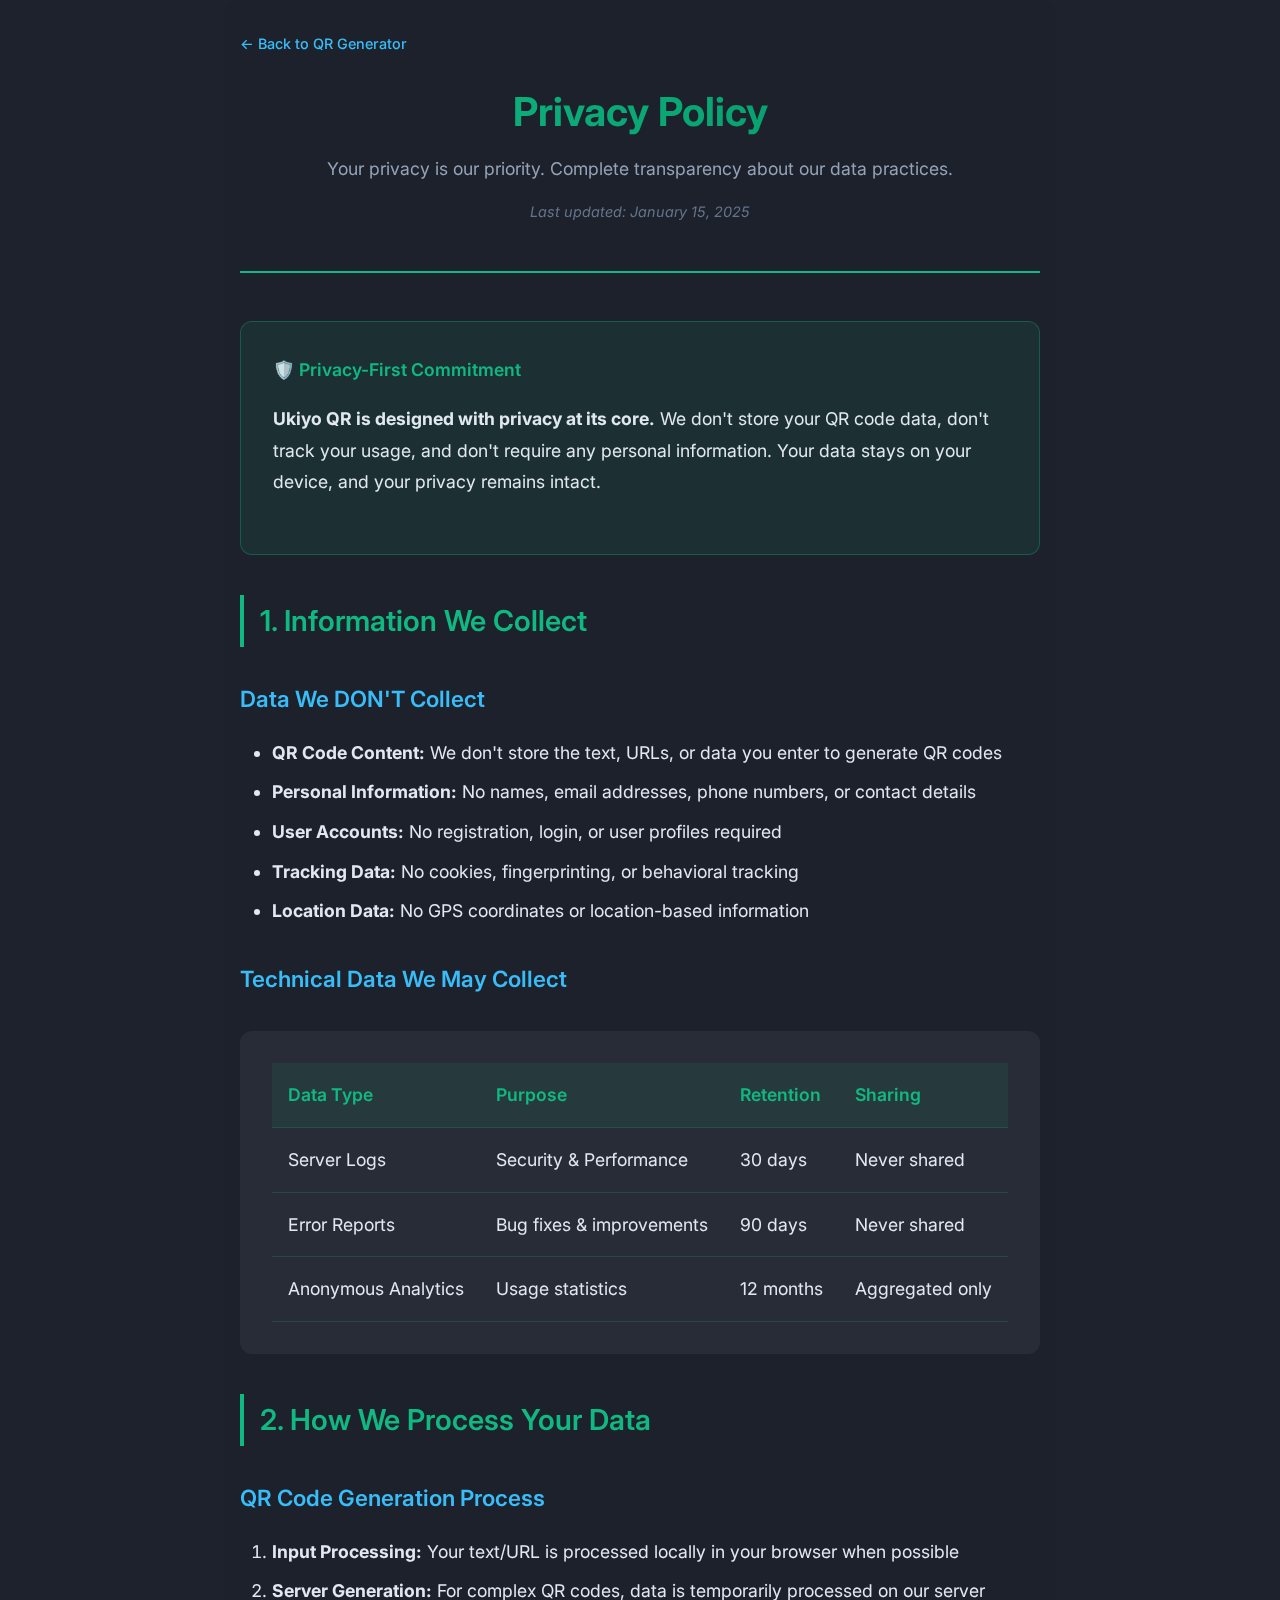
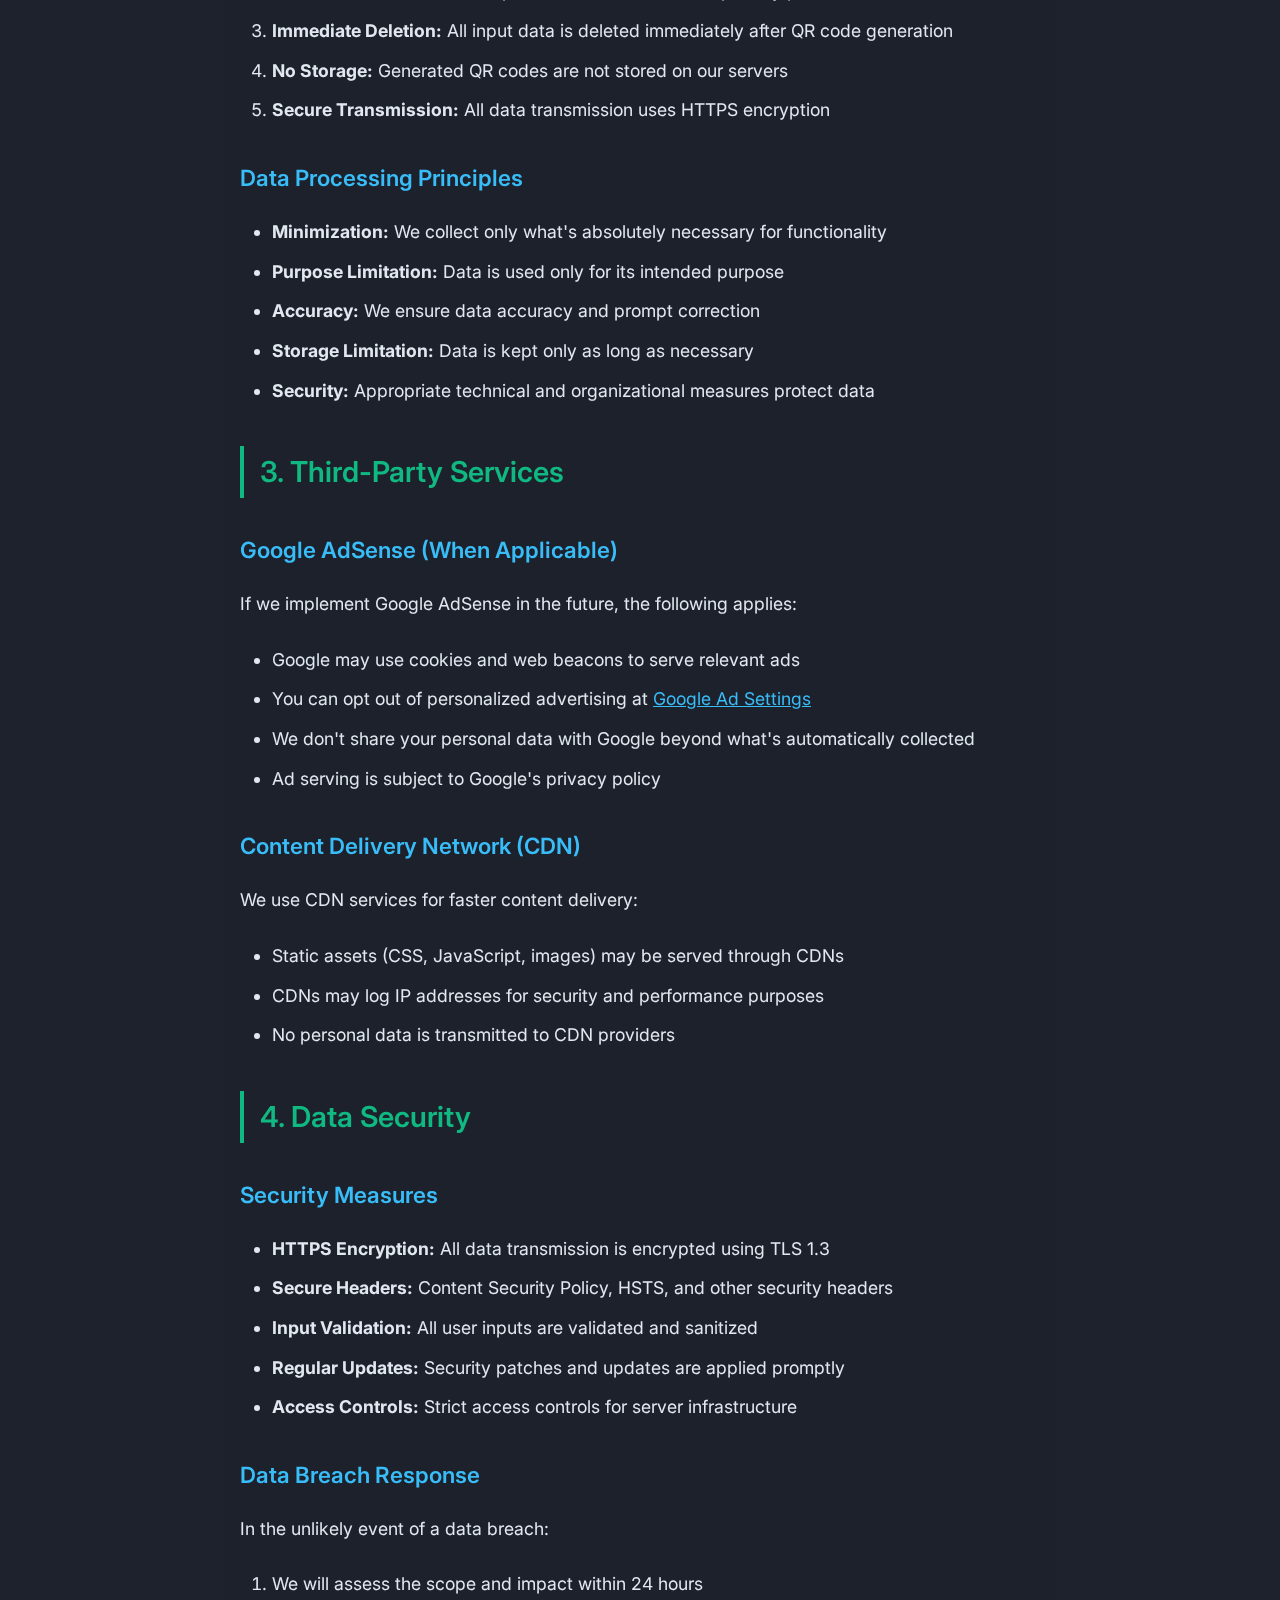
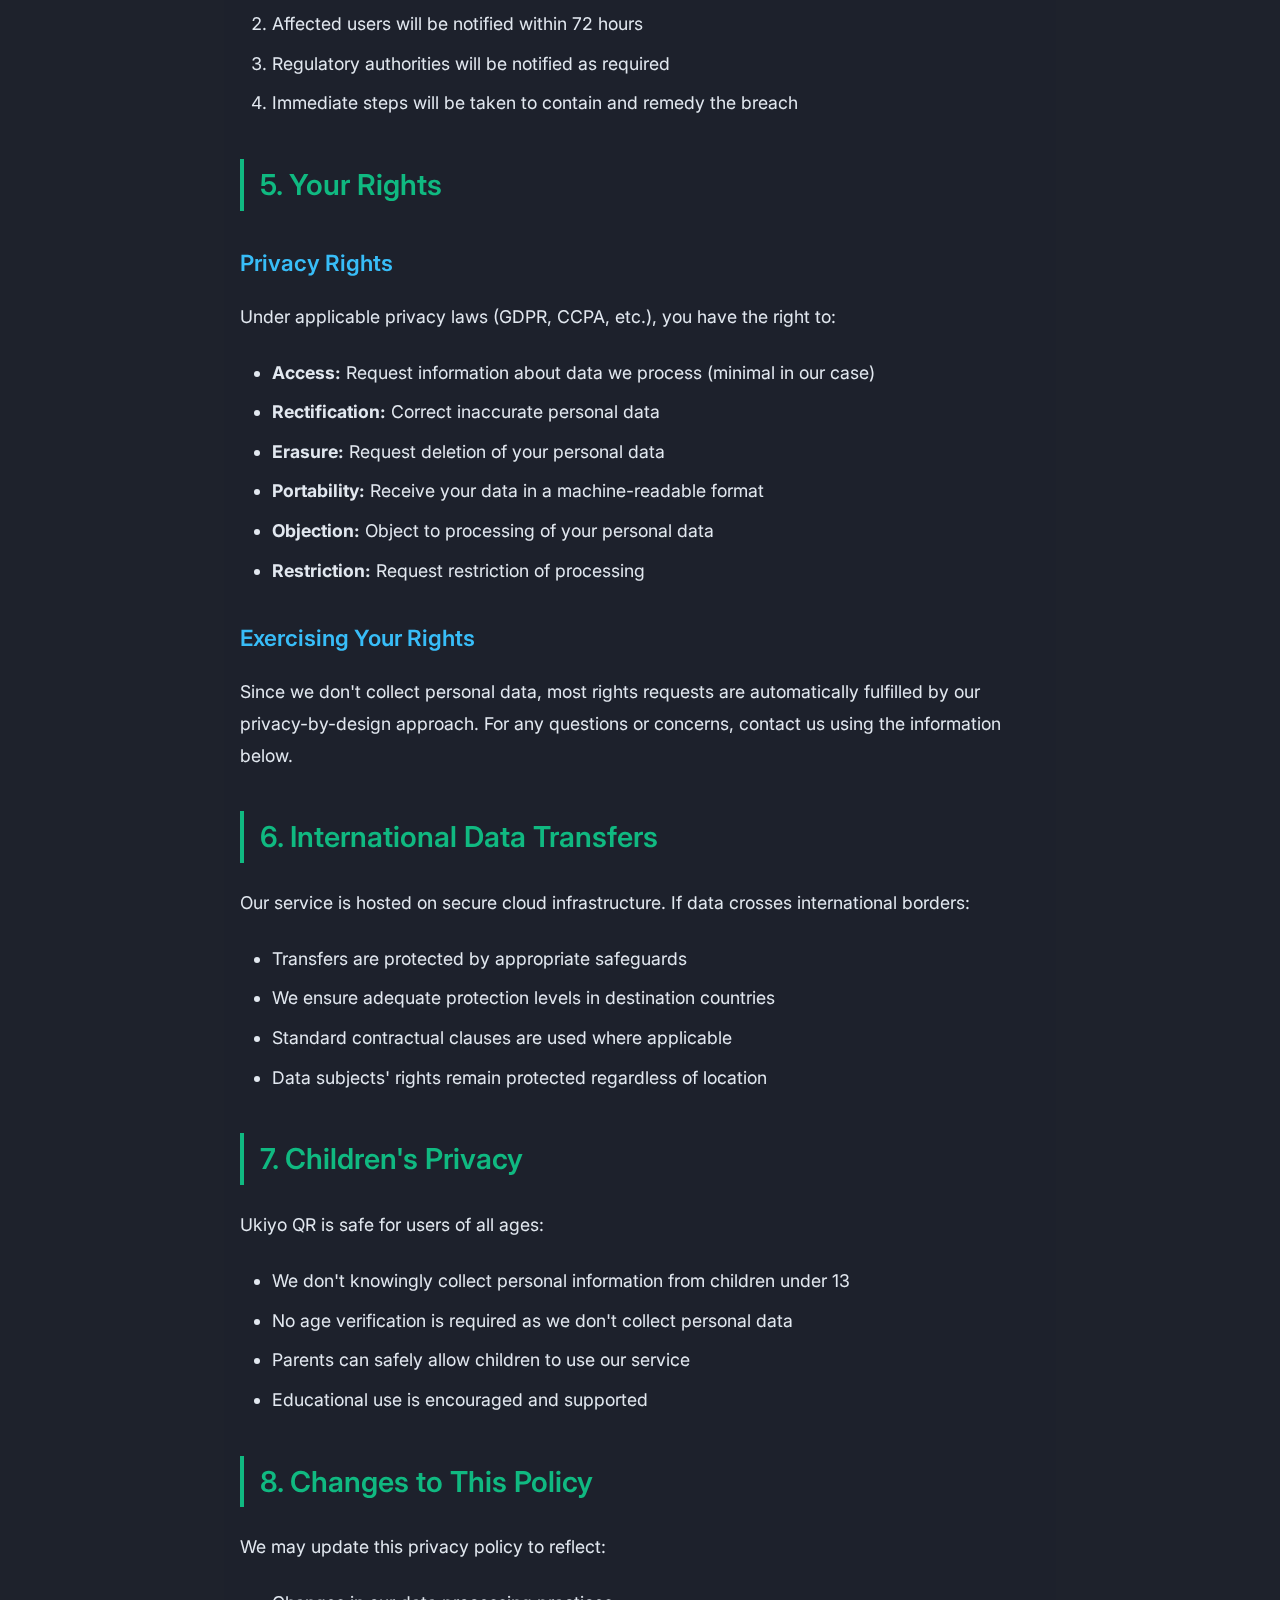
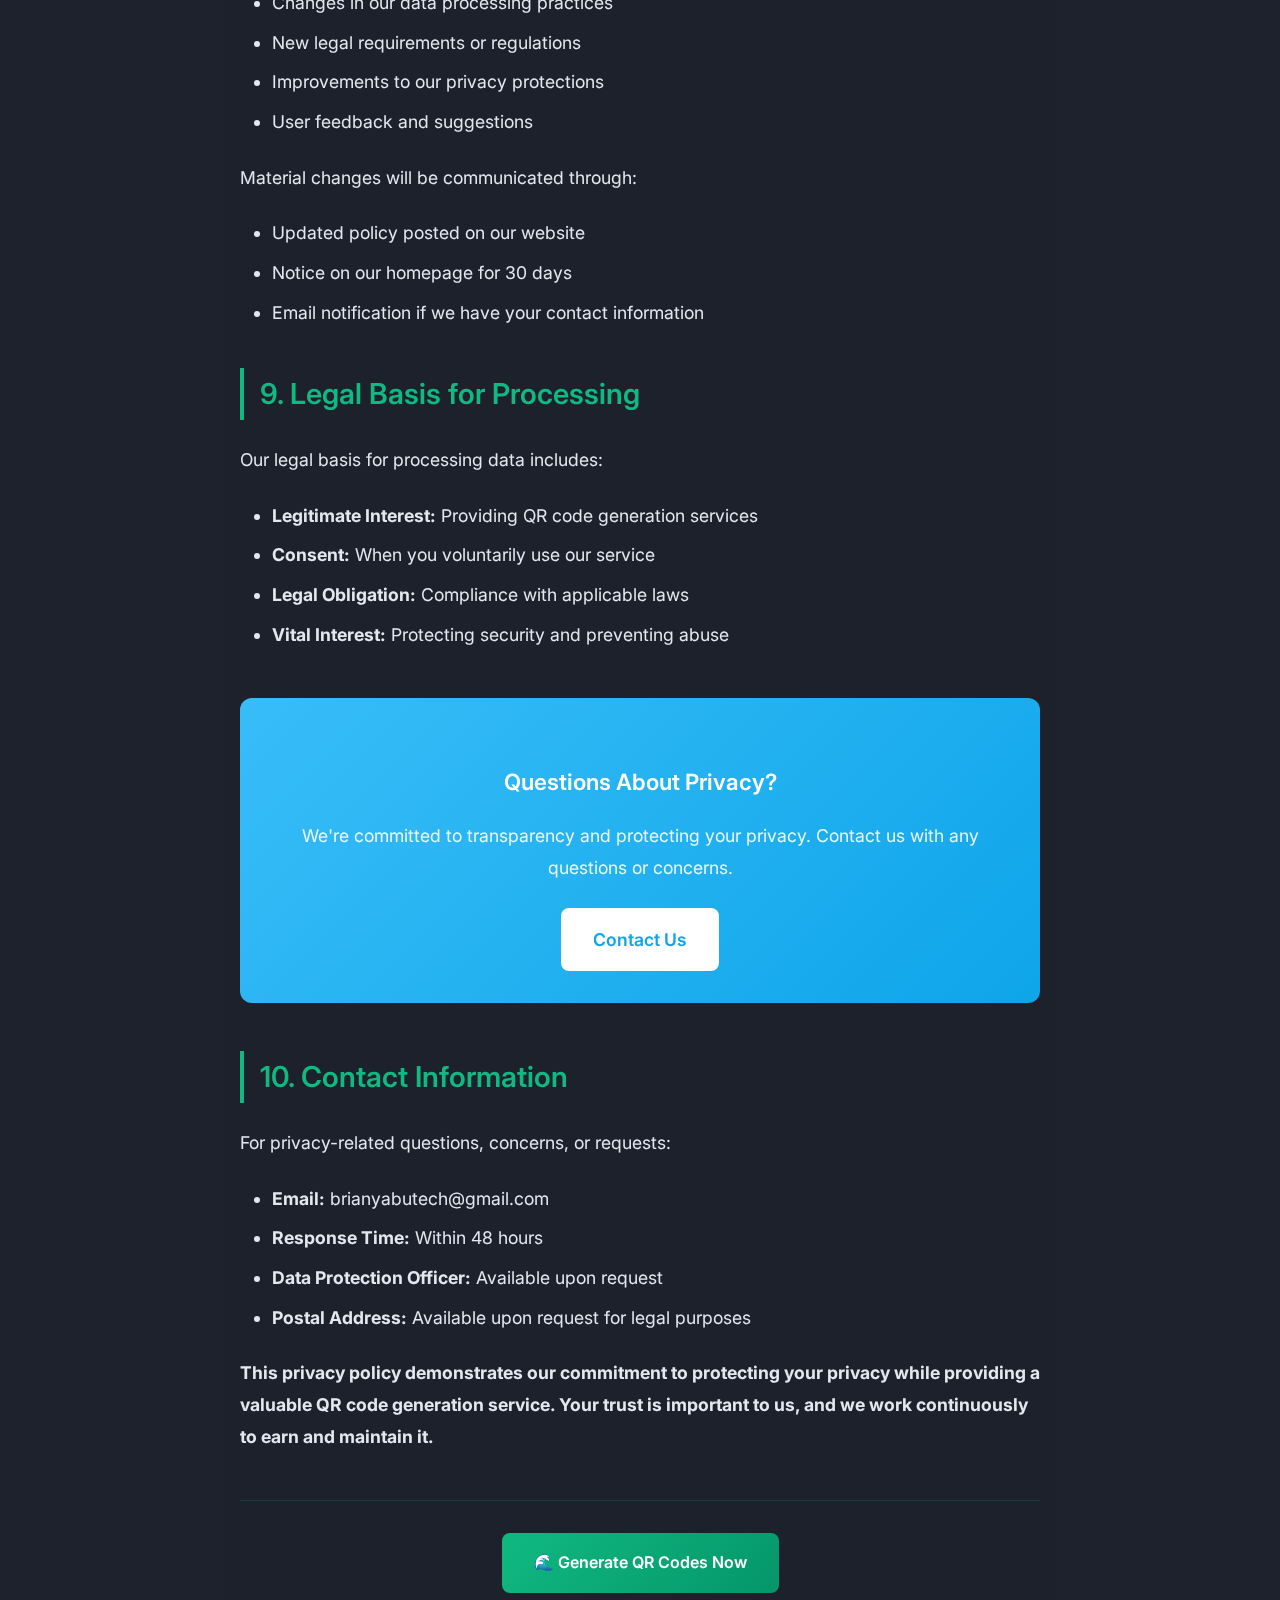
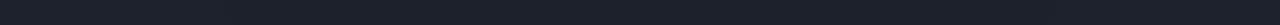
<file: templates/privacy-policy.html>
<!DOCTYPE html>
<html lang="en">
<head>
  <meta charset="UTF-8">
  <title>Privacy Policy | Ukiyo QR - Your Privacy is Our Priority</title>
  <meta name="viewport" content="width=device-width, initial-scale=1">
  <meta name="description" content="Ukiyo QR Privacy Policy - Learn how we protect your data and privacy. We don't store your QR code data or track your usage. Complete transparency about our privacy practices.">
  <meta name="keywords" content="privacy policy, data protection, QR code privacy, no tracking, data security, GDPR compliance">
  <meta name="author" content="YabuTech">
  <meta name="robots" content="index, follow">
  
  <!-- Open Graph tags -->
  <meta property="og:title" content="Privacy Policy | Ukiyo QR">
  <meta property="og:description" content="Complete transparency about our privacy practices. We don't store your data or track your usage.">
  <meta property="og:type" content="website">
  <meta property="og:url" content="https://ukiyo.onrender.com/privacy-policy">
  
  <!-- Structured Data -->
  <script type="application/ld+json">
  {
    "@context": "https://schema.org",
    "@type": "WebPage",
    "name": "Privacy Policy",
    "description": "Ukiyo QR Privacy Policy - Complete transparency about our privacy practices",
    "url": "https://ukiyo.onrender.com/privacy-policy",
    "publisher": {
      "@type": "Organization",
      "name": "YabuTech",
      "url": "https://ukiyo.onrender.com"
    },
    "mainEntityOfPage": {
      "@type": "WebPage",
      "@id": "https://ukiyo.onrender.com/privacy-policy"
    }
  }
  </script>
  
  <!-- Fonts and styles -->
  <link rel="preload" href="https://fonts.googleapis.com/css2?family=Inter:wght@400;600;700&display=swap" as="style" onload="this.onload=null;this.rel='stylesheet'">
  <noscript><link rel="stylesheet" href="https://fonts.googleapis.com/css2?family=Inter:wght@400;600;700&display=swap"></noscript>
  <link rel="icon" type="image/png" sizes="32x32" href="{{ url_for('static', filename='img/favicon.png') }}">
  
  <style>
    html, body {
      margin: 0;
      padding: 0;
      font-family: 'Inter', -apple-system, BlinkMacSystemFont, 'Segoe UI', Roboto, sans-serif;
      background-color: #1e222c;
      color: #ffffff;
      line-height: 1.7;
    }
    
    .policy-container {
      max-width: 800px;
      margin: 0 auto;
      padding: 2rem 1rem;
      background: rgba(30,34,44,0.95);
      border-radius: 1rem;
      backdrop-filter: blur(10px);
      min-height: 90vh;
    }
    
    .breadcrumb {
      margin-bottom: 2rem;
      font-size: 0.9rem;
    }
    
    .breadcrumb a {
      color: #38bdf8;
      text-decoration: none;
      font-weight: 500;
    }
    
    .breadcrumb a:hover {
      text-decoration: underline;
    }
    
    .policy-header {
      margin-bottom: 3rem;
      text-align: center;
      padding-bottom: 2rem;
      border-bottom: 2px solid #10b981;
    }
    
    .policy-title {
      font-size: 2.5rem;
      font-weight: 700;
      background: linear-gradient(135deg, #10b981, #059669);
      -webkit-background-clip: text;
      -webkit-text-fill-color: transparent;
      background-clip: text;
      margin-bottom: 1rem;
      line-height: 1.2;
    }
    
    .policy-subtitle {
      color: #94a3b8;
      font-size: 1.1rem;
      margin-bottom: 1rem;
    }
    
    .last-updated {
      color: #64748b;
      font-size: 0.9rem;
      font-style: italic;
    }
    
    .policy-content {
      font-size: 1.1rem;
      line-height: 1.8;
    }
    
    .policy-content h2 {
      font-size: 1.8rem;
      font-weight: 600;
      color: #10b981;
      margin: 2.5rem 0 1.5rem 0;
      border-left: 4px solid #10b981;
      padding-left: 1rem;
    }
    
    .policy-content h3 {
      font-size: 1.4rem;
      font-weight: 600;
      color: #38bdf8;
      margin: 2rem 0 1rem 0;
    }
    
    .policy-content p {
      margin-bottom: 1.5rem;
      color: #e2e8f0;
    }
    
    .policy-content ul, .policy-content ol {
      margin-bottom: 1.5rem;
      padding-left: 2rem;
    }
    
    .policy-content li {
      margin-bottom: 0.5rem;
      color: #e2e8f0;
    }
    
    .highlight-section {
      background: rgba(16, 185, 129, 0.1);
      border: 1px solid rgba(16, 185, 129, 0.3);
      border-radius: 12px;
      padding: 2rem;
      margin: 2rem 0;
    }
    
    .highlight-section h4 {
      color: #10b981;
      margin-top: 0;
      margin-bottom: 1rem;
      font-weight: 600;
    }
    
    .data-table {
      background: rgba(255,255,255,0.05);
      border-radius: 12px;
      padding: 2rem;
      margin: 2rem 0;
      overflow-x: auto;
    }
    
    .data-table table {
      width: 100%;
      border-collapse: collapse;
    }
    
    .data-table th,
    .data-table td {
      padding: 1rem;
      text-align: left;
      border-bottom: 1px solid rgba(16, 185, 129, 0.2);
    }
    
    .data-table th {
      background: rgba(16, 185, 129, 0.1);
      color: #10b981;
      font-weight: 600;
    }
    
    .data-table td {
      color: #e2e8f0;
    }
    
    .contact-section {
      background: linear-gradient(135deg, #38bdf8, #0ea5e9);
      border-radius: 12px;
      padding: 2rem;
      text-align: center;
      margin: 3rem 0;
    }
    
    .contact-section h3 {
      color: white;
      margin-bottom: 1rem;
    }
    
    .contact-section p {
      color: rgba(255,255,255,0.9);
      margin-bottom: 1.5rem;
    }
    
    .contact-button {
      background: white;
      color: #0ea5e9;
      text-decoration: none;
      padding: 1rem 2rem;
      border-radius: 8px;
      font-weight: 600;
      display: inline-block;
      transition: all 0.3s ease;
    }
    
    .contact-button:hover {
      transform: translateY(-2px);
      box-shadow: 0 8px 24px rgba(0,0,0,0.2);
    }
    
    .back-to-home {
      text-align: center;
      margin-top: 3rem;
      padding-top: 2rem;
      border-top: 1px solid rgba(16, 185, 129, 0.2);
    }
    
    .back-to-home a {
      background: linear-gradient(135deg, #10b981, #059669);
      color: white;
      text-decoration: none;
      padding: 1rem 2rem;
      border-radius: 8px;
      font-weight: 600;
      display: inline-block;
      transition: all 0.3s ease;
    }
    
    .back-to-home a:hover {
      transform: translateY(-1px);
      box-shadow: 0 4px 16px rgba(16, 185, 129, 0.3);
    }
    
    @media (max-width: 768px) {
      .policy-title {
        font-size: 2rem;
      }
      
      .policy-container {
        padding: 1rem;
        margin: 1rem;
      }
    }
  </style>
</head>
<body>
  <div class="policy-container">
    <nav class="breadcrumb">
      <a href="/">← Back to QR Generator</a>
    </nav>
    
    <header class="policy-header">
      <h1 class="policy-title">Privacy Policy</h1>
      <p class="policy-subtitle">Your privacy is our priority. Complete transparency about our data practices.</p>
      <p class="last-updated">Last updated: January 15, 2025</p>
    </header>
    
    <main class="policy-content">
      <div class="highlight-section">
        <h4>🛡️ Privacy-First Commitment</h4>
        <p><strong>Ukiyo QR is designed with privacy at its core.</strong> We don't store your QR code data, don't track your usage, and don't require any personal information. Your data stays on your device, and your privacy remains intact.</p>
      </div>
      
      <h2>1. Information We Collect</h2>
      
      <h3>Data We DON'T Collect</h3>
      <ul>
        <li><strong>QR Code Content:</strong> We don't store the text, URLs, or data you enter to generate QR codes</li>
        <li><strong>Personal Information:</strong> No names, email addresses, phone numbers, or contact details</li>
        <li><strong>User Accounts:</strong> No registration, login, or user profiles required</li>
        <li><strong>Tracking Data:</strong> No cookies, fingerprinting, or behavioral tracking</li>
        <li><strong>Location Data:</strong> No GPS coordinates or location-based information</li>
      </ul>
      
      <h3>Technical Data We May Collect</h3>
      <div class="data-table">
        <table>
          <thead>
            <tr>
              <th>Data Type</th>
              <th>Purpose</th>
              <th>Retention</th>
              <th>Sharing</th>
            </tr>
          </thead>
          <tbody>
            <tr>
              <td>Server Logs</td>
              <td>Security & Performance</td>
              <td>30 days</td>
              <td>Never shared</td>
            </tr>
            <tr>
              <td>Error Reports</td>
              <td>Bug fixes & improvements</td>
              <td>90 days</td>
              <td>Never shared</td>
            </tr>
            <tr>
              <td>Anonymous Analytics</td>
              <td>Usage statistics</td>
              <td>12 months</td>
              <td>Aggregated only</td>
            </tr>
          </tbody>
        </table>
      </div>
      
      <h2>2. How We Process Your Data</h2>
      
      <h3>QR Code Generation Process</h3>
      <ol>
        <li><strong>Input Processing:</strong> Your text/URL is processed locally in your browser when possible</li>
        <li><strong>Server Generation:</strong> For complex QR codes, data is temporarily processed on our server</li>
        <li><strong>Immediate Deletion:</strong> All input data is deleted immediately after QR code generation</li>
        <li><strong>No Storage:</strong> Generated QR codes are not stored on our servers</li>
        <li><strong>Secure Transmission:</strong> All data transmission uses HTTPS encryption</li>
      </ol>
      
      <h3>Data Processing Principles</h3>
      <ul>
        <li><strong>Minimization:</strong> We collect only what's absolutely necessary for functionality</li>
        <li><strong>Purpose Limitation:</strong> Data is used only for its intended purpose</li>
        <li><strong>Accuracy:</strong> We ensure data accuracy and prompt correction</li>
        <li><strong>Storage Limitation:</strong> Data is kept only as long as necessary</li>
        <li><strong>Security:</strong> Appropriate technical and organizational measures protect data</li>
      </ul>
      
      <h2>3. Third-Party Services</h2>
      
      <h3>Google AdSense (When Applicable)</h3>
      <p>If we implement Google AdSense in the future, the following applies:</p>
      <ul>
        <li>Google may use cookies and web beacons to serve relevant ads</li>
        <li>You can opt out of personalized advertising at <a href="https://www.google.com/settings/ads" style="color: #38bdf8;">Google Ad Settings</a></li>
        <li>We don't share your personal data with Google beyond what's automatically collected</li>
        <li>Ad serving is subject to Google's privacy policy</li>
      </ul>
      
      <h3>Content Delivery Network (CDN)</h3>
      <p>We use CDN services for faster content delivery:</p>
      <ul>
        <li>Static assets (CSS, JavaScript, images) may be served through CDNs</li>
        <li>CDNs may log IP addresses for security and performance purposes</li>
        <li>No personal data is transmitted to CDN providers</li>
      </ul>
      
      <h2>4. Data Security</h2>
      
      <h3>Security Measures</h3>
      <ul>
        <li><strong>HTTPS Encryption:</strong> All data transmission is encrypted using TLS 1.3</li>
        <li><strong>Secure Headers:</strong> Content Security Policy, HSTS, and other security headers</li>
        <li><strong>Input Validation:</strong> All user inputs are validated and sanitized</li>
        <li><strong>Regular Updates:</strong> Security patches and updates are applied promptly</li>
        <li><strong>Access Controls:</strong> Strict access controls for server infrastructure</li>
      </ul>
      
      <h3>Data Breach Response</h3>
      <p>In the unlikely event of a data breach:</p>
      <ol>
        <li>We will assess the scope and impact within 24 hours</li>
        <li>Affected users will be notified within 72 hours</li>
        <li>Regulatory authorities will be notified as required</li>
        <li>Immediate steps will be taken to contain and remedy the breach</li>
      </ol>
      
      <h2>5. Your Rights</h2>
      
      <h3>Privacy Rights</h3>
      <p>Under applicable privacy laws (GDPR, CCPA, etc.), you have the right to:</p>
      <ul>
        <li><strong>Access:</strong> Request information about data we process (minimal in our case)</li>
        <li><strong>Rectification:</strong> Correct inaccurate personal data</li>
        <li><strong>Erasure:</strong> Request deletion of your personal data</li>
        <li><strong>Portability:</strong> Receive your data in a machine-readable format</li>
        <li><strong>Objection:</strong> Object to processing of your personal data</li>
        <li><strong>Restriction:</strong> Request restriction of processing</li>
      </ul>
      
      <h3>Exercising Your Rights</h3>
      <p>Since we don't collect personal data, most rights requests are automatically fulfilled by our privacy-by-design approach. For any questions or concerns, contact us using the information below.</p>
      
      <h2>6. International Data Transfers</h2>
      
      <p>Our service is hosted on secure cloud infrastructure. If data crosses international borders:</p>
      <ul>
        <li>Transfers are protected by appropriate safeguards</li>
        <li>We ensure adequate protection levels in destination countries</li>
        <li>Standard contractual clauses are used where applicable</li>
        <li>Data subjects' rights remain protected regardless of location</li>
      </ul>
      
      <h2>7. Children's Privacy</h2>
      
      <p>Ukiyo QR is safe for users of all ages:</p>
      <ul>
        <li>We don't knowingly collect personal information from children under 13</li>
        <li>No age verification is required as we don't collect personal data</li>
        <li>Parents can safely allow children to use our service</li>
        <li>Educational use is encouraged and supported</li>
      </ul>
      
      <h2>8. Changes to This Policy</h2>
      
      <p>We may update this privacy policy to reflect:</p>
      <ul>
        <li>Changes in our data processing practices</li>
        <li>New legal requirements or regulations</li>
        <li>Improvements to our privacy protections</li>
        <li>User feedback and suggestions</li>
      </ul>
      
      <p>Material changes will be communicated through:</p>
      <ul>
        <li>Updated policy posted on our website</li>
        <li>Notice on our homepage for 30 days</li>
        <li>Email notification if we have your contact information</li>
      </ul>
      
      <h2>9. Legal Basis for Processing</h2>
      
      <p>Our legal basis for processing data includes:</p>
      <ul>
        <li><strong>Legitimate Interest:</strong> Providing QR code generation services</li>
        <li><strong>Consent:</strong> When you voluntarily use our service</li>
        <li><strong>Legal Obligation:</strong> Compliance with applicable laws</li>
        <li><strong>Vital Interest:</strong> Protecting security and preventing abuse</li>
      </ul>
      
      <div class="contact-section">
        <h3>Questions About Privacy?</h3>
        <p>We're committed to transparency and protecting your privacy. Contact us with any questions or concerns.</p>
        <a href="/contact" class="contact-button">Contact Us</a>
      </div>
      
      <h2>10. Contact Information</h2>
      
      <p>For privacy-related questions, concerns, or requests:</p>
      
      <ul>
        <li><strong>Email:</strong> brianyabutech@gmail.com</li>
        <li><strong>Response Time:</strong> Within 48 hours</li>
        <li><strong>Data Protection Officer:</strong> Available upon request</li>
        <li><strong>Postal Address:</strong> Available upon request for legal purposes</li>
      </ul>
      
      <p><strong>This privacy policy demonstrates our commitment to protecting your privacy while providing a valuable QR code generation service. Your trust is important to us, and we work continuously to earn and maintain it.</strong></p>
    </main>
    
    <div class="back-to-home">
      <a href="/">🌊 Generate QR Codes Now</a>
    </div>
  </div>
</body>
</html>
</file>
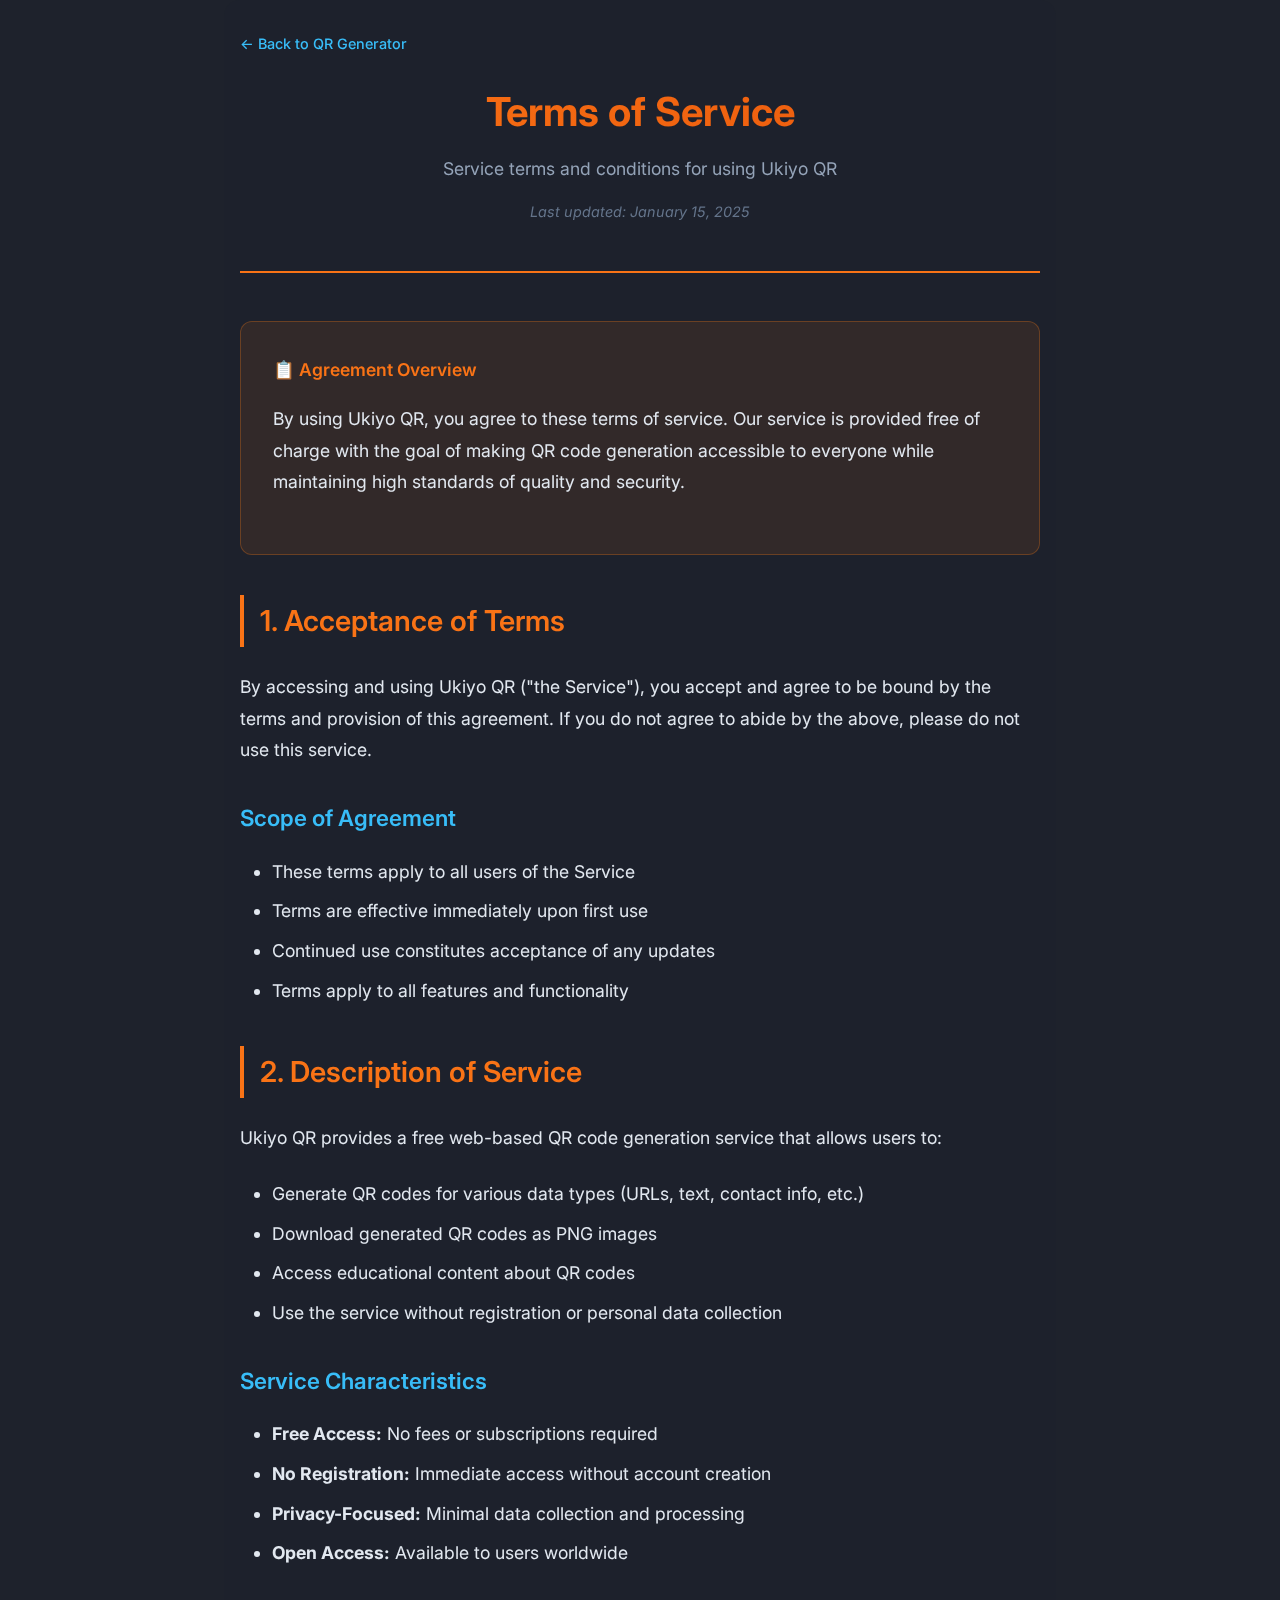
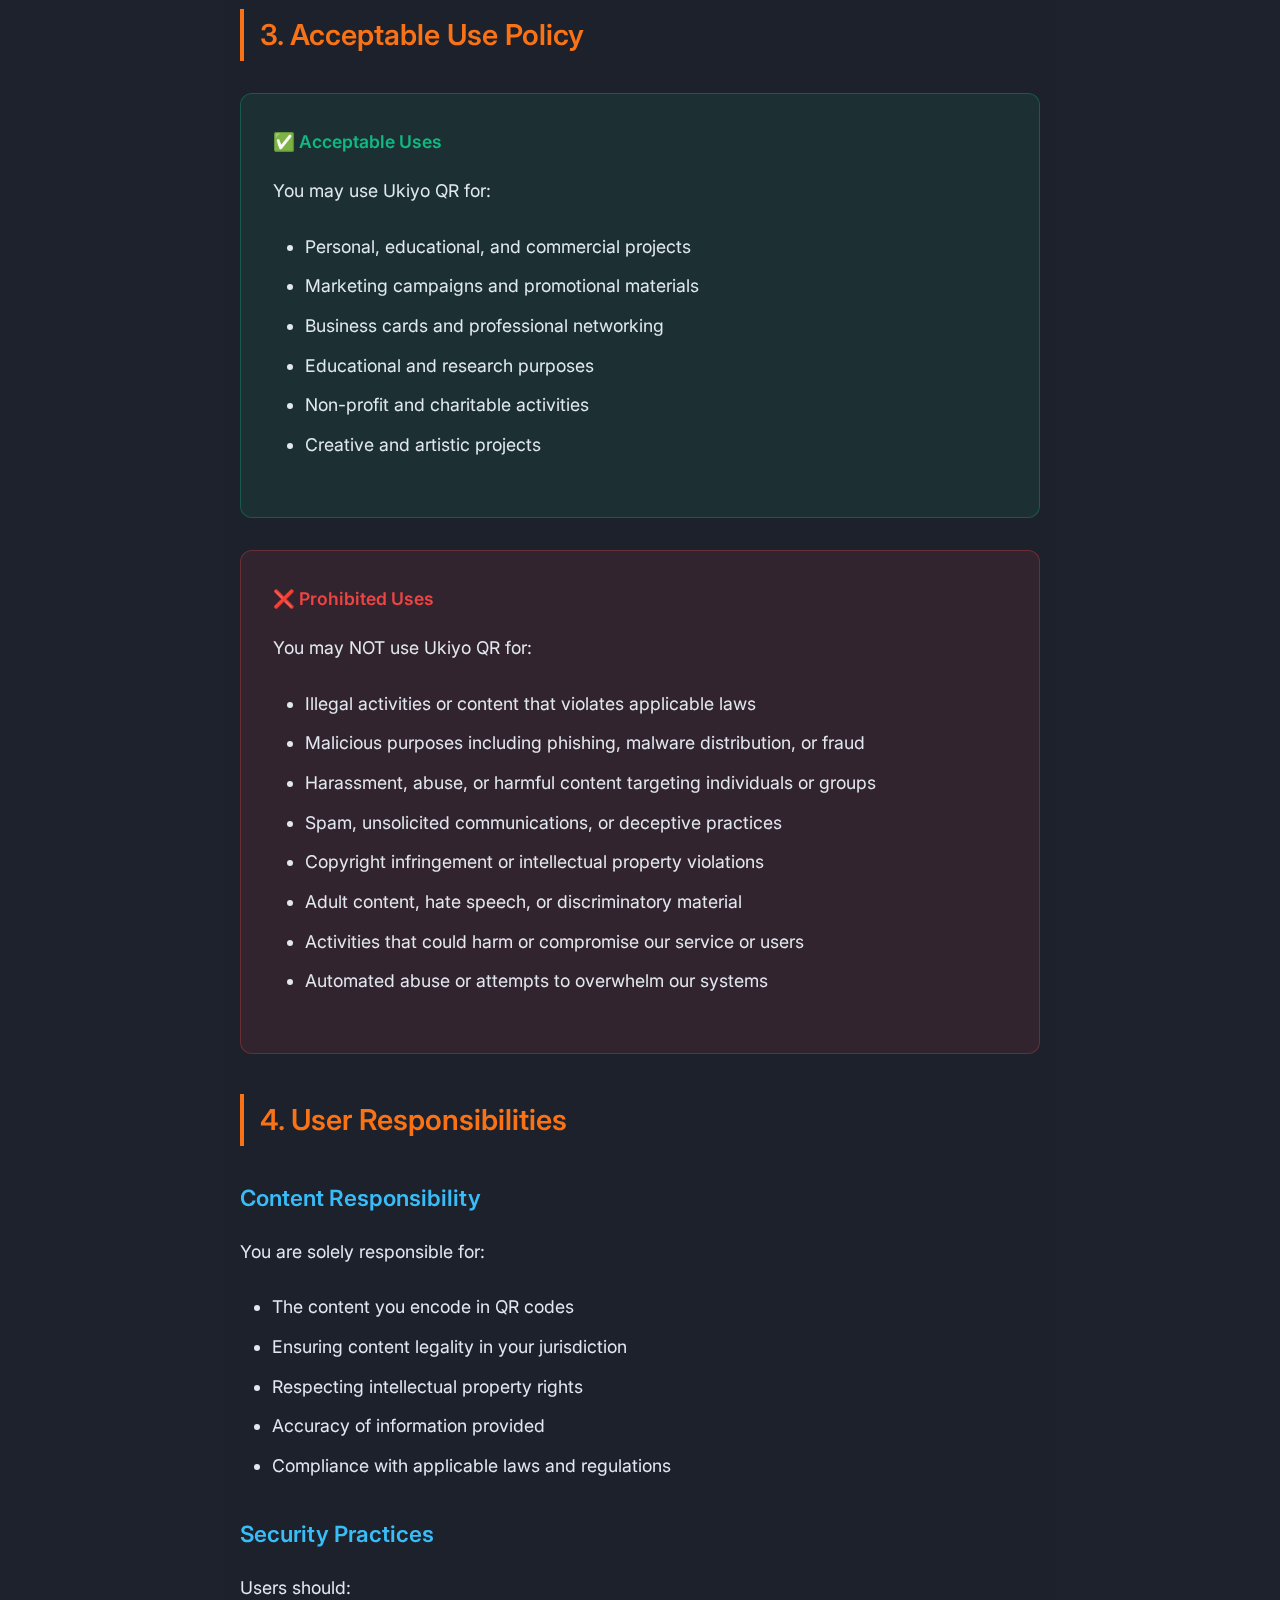
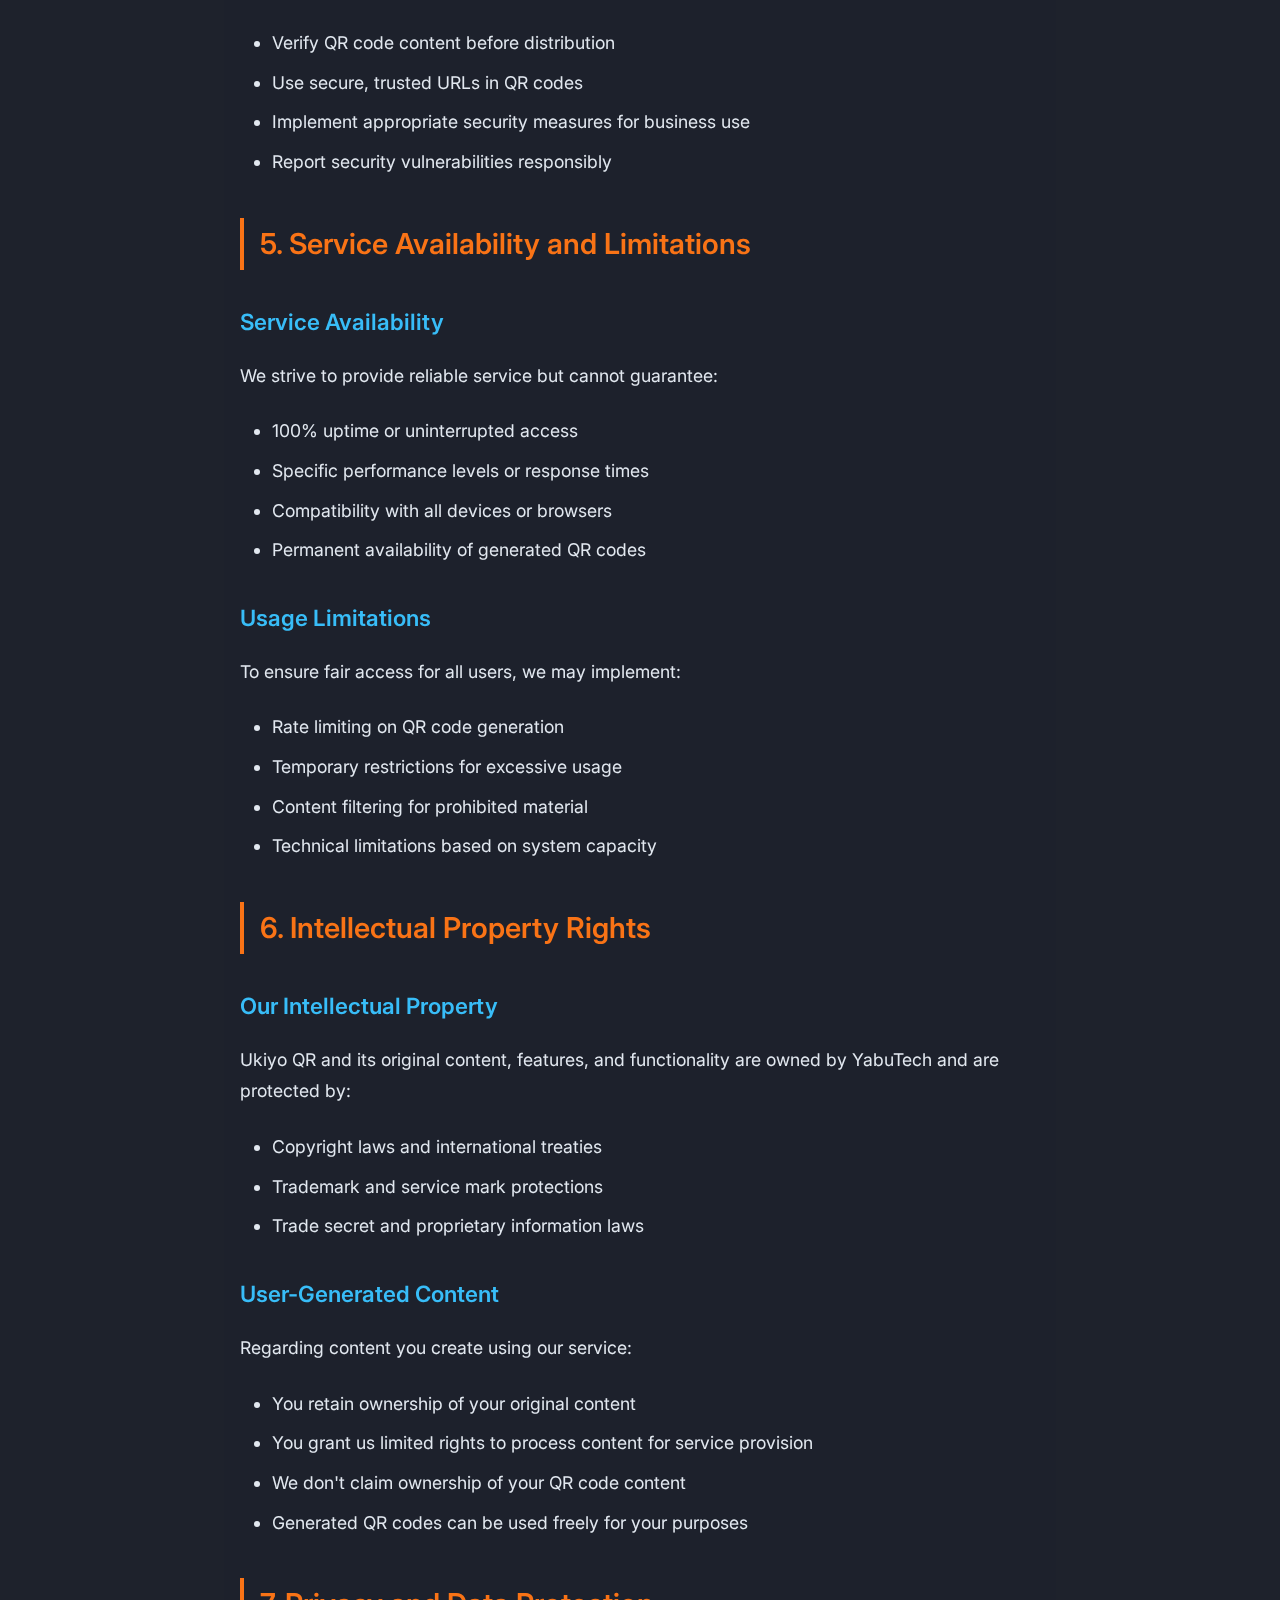
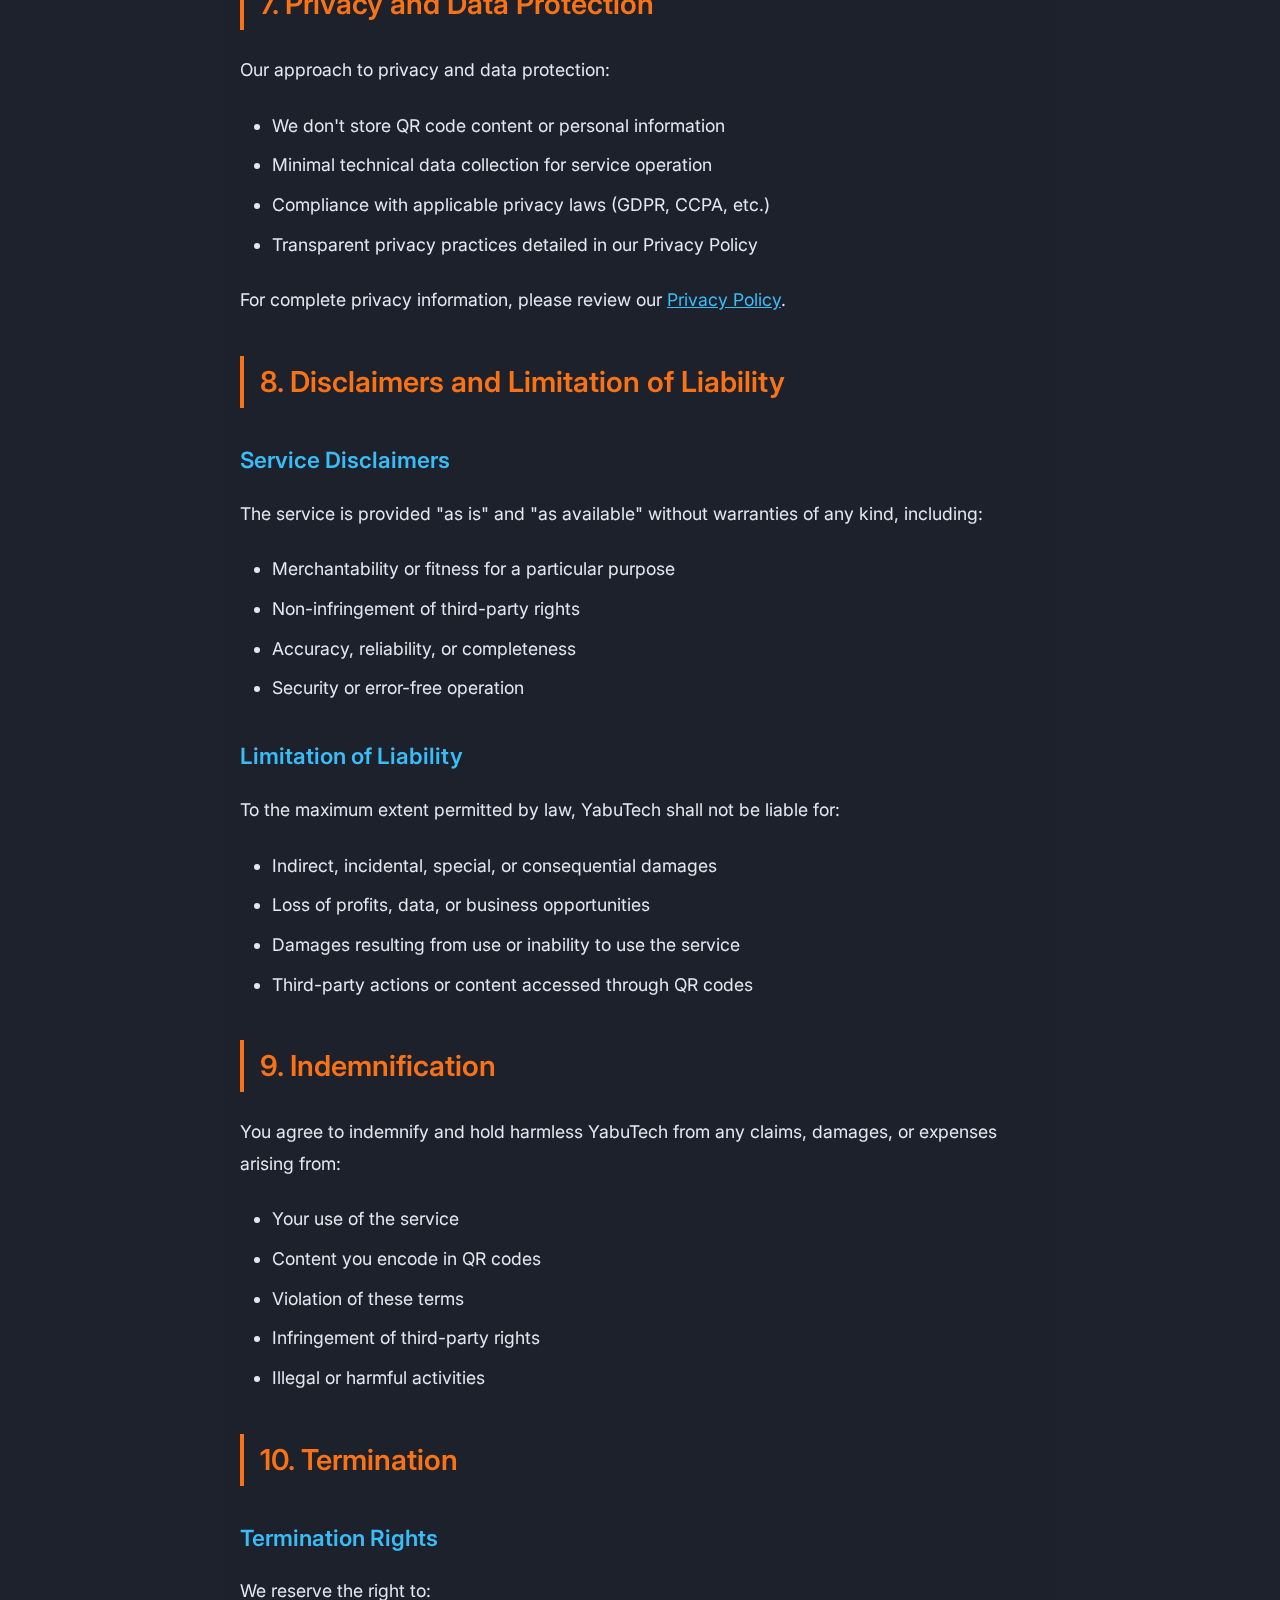
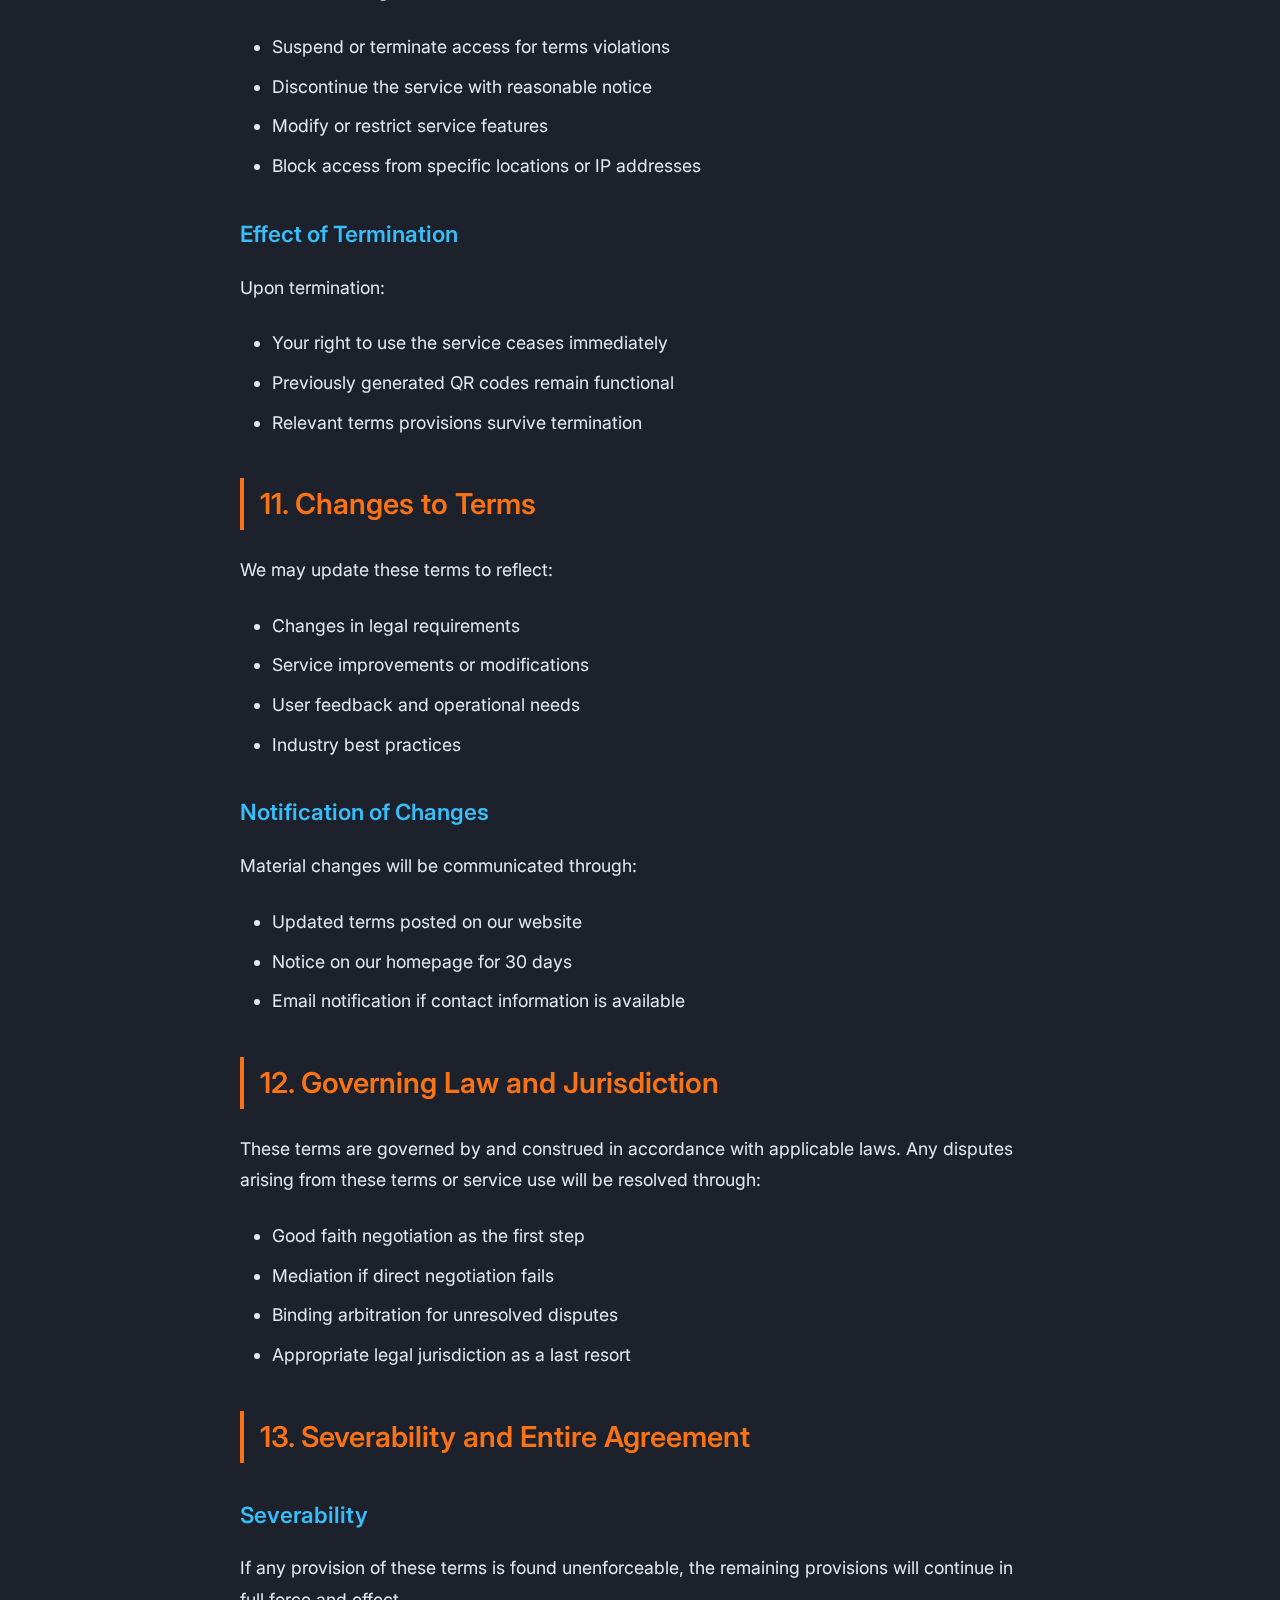
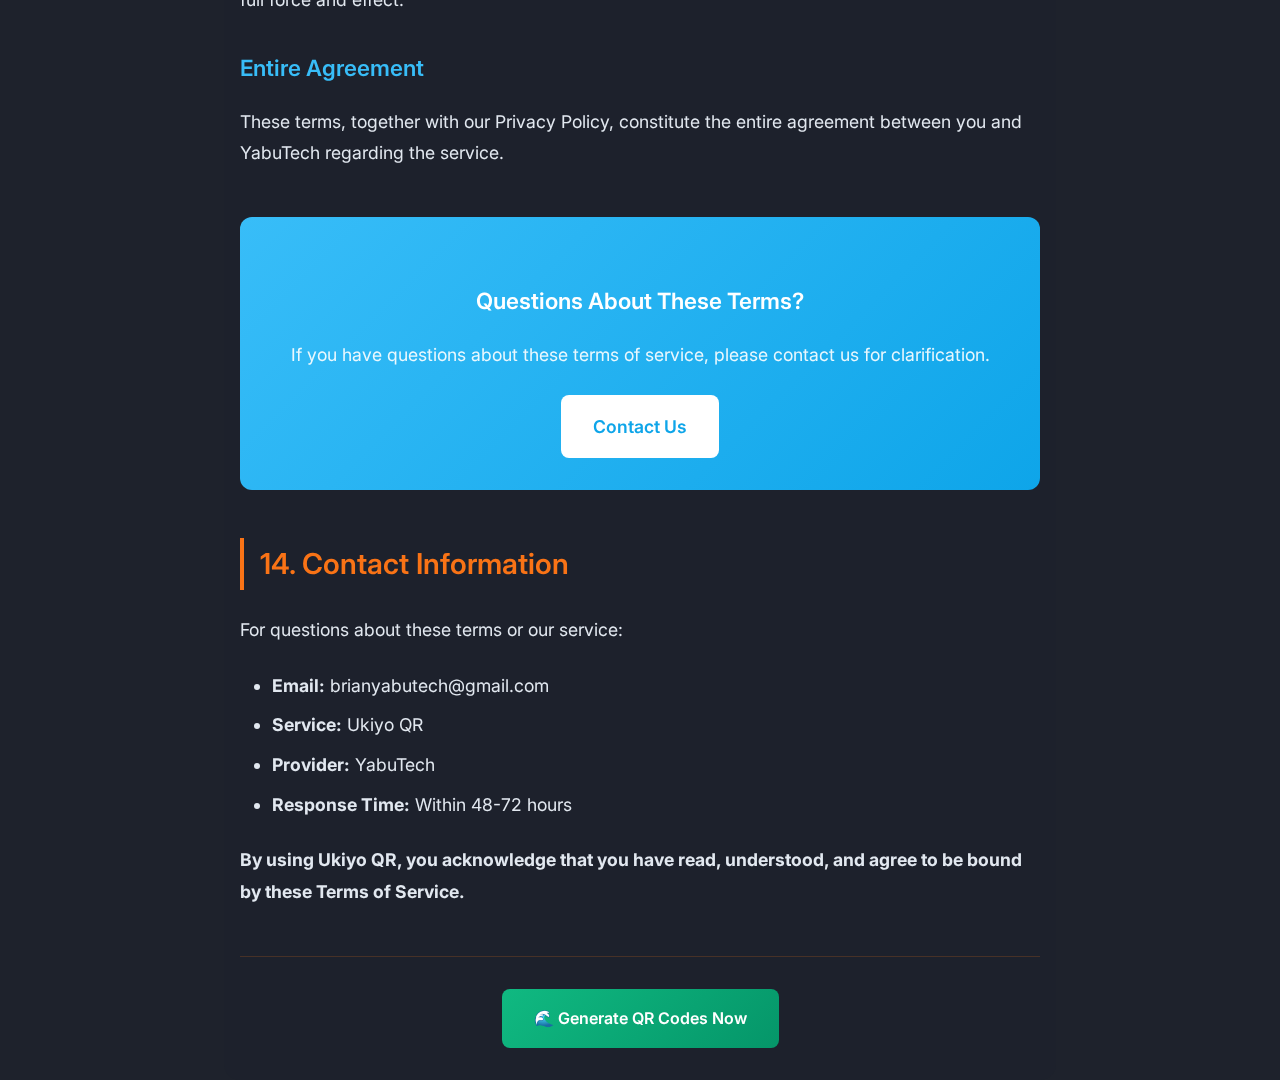
<file: templates/terms-of-service.html>
<!DOCTYPE html>
<html lang="en">
<head>
  <meta charset="UTF-8">
  <title>Terms of Service | Ukiyo QR - Service Terms and Conditions</title>
  <meta name="viewport" content="width=device-width, initial-scale=1">
  <meta name="description" content="Terms of Service for Ukiyo QR code generator. Learn about acceptable use, service limitations, and user responsibilities.">
  <meta name="keywords" content="terms of service, terms and conditions, user agreement, service terms, QR code generator terms">
  <meta name="author" content="YabuTech">
  <meta name="robots" content="index, follow">
  
  <!-- Open Graph tags -->
  <meta property="og:title" content="Terms of Service | Ukiyo QR">
  <meta property="og:description" content="Terms of Service and user agreement for Ukiyo QR code generator service.">
  <meta property="og:type" content="website">
  <meta property="og:url" content="https://ukiyo.onrender.com/terms-of-service">
  
  <!-- Structured Data -->
  <script type="application/ld+json">
  {
    "@context": "https://schema.org",
    "@type": "WebPage",
    "name": "Terms of Service",
    "description": "Terms of Service for Ukiyo QR code generator",
    "url": "https://ukiyo.onrender.com/terms-of-service",
    "publisher": {
      "@type": "Organization",
      "name": "YabuTech",
      "url": "https://ukiyo.onrender.com"
    },
    "mainEntityOfPage": {
      "@type": "WebPage",
      "@id": "https://ukiyo.onrender.com/terms-of-service"
    }
  }
  </script>
  
  <!-- Fonts and styles -->
  <link rel="preload" href="https://fonts.googleapis.com/css2?family=Inter:wght@400;600;700&display=swap" as="style" onload="this.onload=null;this.rel='stylesheet'">
  <noscript><link rel="stylesheet" href="https://fonts.googleapis.com/css2?family=Inter:wght@400;600;700&display=swap"></noscript>
  <link rel="icon" type="image/png" sizes="32x32" href="{{ url_for('static', filename='img/favicon.png') }}">
  
  <style>
    html, body {
      margin: 0;
      padding: 0;
      font-family: 'Inter', -apple-system, BlinkMacSystemFont, 'Segoe UI', Roboto, sans-serif;
      background-color: #1e222c;
      color: #ffffff;
      line-height: 1.7;
    }
    
    .terms-container {
      max-width: 800px;
      margin: 0 auto;
      padding: 2rem 1rem;
      background: rgba(30,34,44,0.95);
      border-radius: 1rem;
      backdrop-filter: blur(10px);
      min-height: 90vh;
    }
    
    .breadcrumb {
      margin-bottom: 2rem;
      font-size: 0.9rem;
    }
    
    .breadcrumb a {
      color: #38bdf8;
      text-decoration: none;
      font-weight: 500;
    }
    
    .breadcrumb a:hover {
      text-decoration: underline;
    }
    
    .terms-header {
      margin-bottom: 3rem;
      text-align: center;
      padding-bottom: 2rem;
      border-bottom: 2px solid #f97316;
    }
    
    .terms-title {
      font-size: 2.5rem;
      font-weight: 700;
      background: linear-gradient(135deg, #f97316, #ea580c);
      -webkit-background-clip: text;
      -webkit-text-fill-color: transparent;
      background-clip: text;
      margin-bottom: 1rem;
      line-height: 1.2;
    }
    
    .terms-subtitle {
      color: #94a3b8;
      font-size: 1.1rem;
      margin-bottom: 1rem;
    }
    
    .last-updated {
      color: #64748b;
      font-size: 0.9rem;
      font-style: italic;
    }
    
    .terms-content {
      font-size: 1.1rem;
      line-height: 1.8;
    }
    
    .terms-content h2 {
      font-size: 1.8rem;
      font-weight: 600;
      color: #f97316;
      margin: 2.5rem 0 1.5rem 0;
      border-left: 4px solid #f97316;
      padding-left: 1rem;
    }
    
    .terms-content h3 {
      font-size: 1.4rem;
      font-weight: 600;
      color: #38bdf8;
      margin: 2rem 0 1rem 0;
    }
    
    .terms-content p {
      margin-bottom: 1.5rem;
      color: #e2e8f0;
    }
    
    .terms-content ul, .terms-content ol {
      margin-bottom: 1.5rem;
      padding-left: 2rem;
    }
    
    .terms-content li {
      margin-bottom: 0.5rem;
      color: #e2e8f0;
    }
    
    .highlight-section {
      background: rgba(239, 115, 22, 0.1);
      border: 1px solid rgba(239, 115, 22, 0.3);
      border-radius: 12px;
      padding: 2rem;
      margin: 2rem 0;
    }
    
    .highlight-section h4 {
      color: #f97316;
      margin-top: 0;
      margin-bottom: 1rem;
      font-weight: 600;
    }
    
    .acceptable-use {
      background: rgba(16, 185, 129, 0.1);
      border: 1px solid rgba(16, 185, 129, 0.3);
      border-radius: 12px;
      padding: 2rem;
      margin: 2rem 0;
    }
    
    .acceptable-use h4 {
      color: #10b981;
      margin-top: 0;
      margin-bottom: 1rem;
      font-weight: 600;
    }
    
    .prohibited-use {
      background: rgba(239, 68, 68, 0.1);
      border: 1px solid rgba(239, 68, 68, 0.3);
      border-radius: 12px;
      padding: 2rem;
      margin: 2rem 0;
    }
    
    .prohibited-use h4 {
      color: #ef4444;
      margin-top: 0;
      margin-bottom: 1rem;
      font-weight: 600;
    }
    
    .contact-section {
      background: linear-gradient(135deg, #38bdf8, #0ea5e9);
      border-radius: 12px;
      padding: 2rem;
      text-align: center;
      margin: 3rem 0;
    }
    
    .contact-section h3 {
      color: white;
      margin-bottom: 1rem;
    }
    
    .contact-section p {
      color: rgba(255,255,255,0.9);
      margin-bottom: 1.5rem;
    }
    
    .contact-button {
      background: white;
      color: #0ea5e9;
      text-decoration: none;
      padding: 1rem 2rem;
      border-radius: 8px;
      font-weight: 600;
      display: inline-block;
      transition: all 0.3s ease;
    }
    
    .contact-button:hover {
      transform: translateY(-2px);
      box-shadow: 0 8px 24px rgba(0,0,0,0.2);
    }
    
    .back-to-home {
      text-align: center;
      margin-top: 3rem;
      padding-top: 2rem;
      border-top: 1px solid rgba(239, 115, 22, 0.2);
    }
    
    .back-to-home a {
      background: linear-gradient(135deg, #10b981, #059669);
      color: white;
      text-decoration: none;
      padding: 1rem 2rem;
      border-radius: 8px;
      font-weight: 600;
      display: inline-block;
      transition: all 0.3s ease;
    }
    
    .back-to-home a:hover {
      transform: translateY(-1px);
      box-shadow: 0 4px 16px rgba(16, 185, 129, 0.3);
    }
    
    @media (max-width: 768px) {
      .terms-title {
        font-size: 2rem;
      }
      
      .terms-container {
        padding: 1rem;
        margin: 1rem;
      }
    }
  </style>
</head>
<body>
  <div class="terms-container">
    <nav class="breadcrumb">
      <a href="/">← Back to QR Generator</a>
    </nav>
    
    <header class="terms-header">
      <h1 class="terms-title">Terms of Service</h1>
      <p class="terms-subtitle">Service terms and conditions for using Ukiyo QR</p>
      <p class="last-updated">Last updated: January 15, 2025</p>
    </header>
    
    <main class="terms-content">
      <div class="highlight-section">
        <h4>📋 Agreement Overview</h4>
        <p>By using Ukiyo QR, you agree to these terms of service. Our service is provided free of charge with the goal of making QR code generation accessible to everyone while maintaining high standards of quality and security.</p>
      </div>
      
      <h2>1. Acceptance of Terms</h2>
      
      <p>By accessing and using Ukiyo QR ("the Service"), you accept and agree to be bound by the terms and provision of this agreement. If you do not agree to abide by the above, please do not use this service.</p>
      
      <h3>Scope of Agreement</h3>
      <ul>
        <li>These terms apply to all users of the Service</li>
        <li>Terms are effective immediately upon first use</li>
        <li>Continued use constitutes acceptance of any updates</li>
        <li>Terms apply to all features and functionality</li>
      </ul>
      
      <h2>2. Description of Service</h2>
      
      <p>Ukiyo QR provides a free web-based QR code generation service that allows users to:</p>
      
      <ul>
        <li>Generate QR codes for various data types (URLs, text, contact info, etc.)</li>
        <li>Download generated QR codes as PNG images</li>
        <li>Access educational content about QR codes</li>
        <li>Use the service without registration or personal data collection</li>
      </ul>
      
      <h3>Service Characteristics</h3>
      <ul>
        <li><strong>Free Access:</strong> No fees or subscriptions required</li>
        <li><strong>No Registration:</strong> Immediate access without account creation</li>
        <li><strong>Privacy-Focused:</strong> Minimal data collection and processing</li>
        <li><strong>Open Access:</strong> Available to users worldwide</li>
      </ul>
      
      <h2>3. Acceptable Use Policy</h2>
      
      <div class="acceptable-use">
        <h4>✅ Acceptable Uses</h4>
        <p>You may use Ukiyo QR for:</p>
        <ul>
          <li>Personal, educational, and commercial projects</li>
          <li>Marketing campaigns and promotional materials</li>
          <li>Business cards and professional networking</li>
          <li>Educational and research purposes</li>
          <li>Non-profit and charitable activities</li>
          <li>Creative and artistic projects</li>
        </ul>
      </div>
      
      <div class="prohibited-use">
        <h4>❌ Prohibited Uses</h4>
        <p>You may NOT use Ukiyo QR for:</p>
        <ul>
          <li>Illegal activities or content that violates applicable laws</li>
          <li>Malicious purposes including phishing, malware distribution, or fraud</li>
          <li>Harassment, abuse, or harmful content targeting individuals or groups</li>
          <li>Spam, unsolicited communications, or deceptive practices</li>
          <li>Copyright infringement or intellectual property violations</li>
          <li>Adult content, hate speech, or discriminatory material</li>
          <li>Activities that could harm or compromise our service or users</li>
          <li>Automated abuse or attempts to overwhelm our systems</li>
        </ul>
      </div>
      
      <h2>4. User Responsibilities</h2>
      
      <h3>Content Responsibility</h3>
      <p>You are solely responsible for:</p>
      <ul>
        <li>The content you encode in QR codes</li>
        <li>Ensuring content legality in your jurisdiction</li>
        <li>Respecting intellectual property rights</li>
        <li>Accuracy of information provided</li>
        <li>Compliance with applicable laws and regulations</li>
      </ul>
      
      <h3>Security Practices</h3>
      <p>Users should:</p>
      <ul>
        <li>Verify QR code content before distribution</li>
        <li>Use secure, trusted URLs in QR codes</li>
        <li>Implement appropriate security measures for business use</li>
        <li>Report security vulnerabilities responsibly</li>
      </ul>
      
      <h2>5. Service Availability and Limitations</h2>
      
      <h3>Service Availability</h3>
      <p>We strive to provide reliable service but cannot guarantee:</p>
      <ul>
        <li>100% uptime or uninterrupted access</li>
        <li>Specific performance levels or response times</li>
        <li>Compatibility with all devices or browsers</li>
        <li>Permanent availability of generated QR codes</li>
      </ul>
      
      <h3>Usage Limitations</h3>
      <p>To ensure fair access for all users, we may implement:</p>
      <ul>
        <li>Rate limiting on QR code generation</li>
        <li>Temporary restrictions for excessive usage</li>
        <li>Content filtering for prohibited material</li>
        <li>Technical limitations based on system capacity</li>
      </ul>
      
      <h2>6. Intellectual Property Rights</h2>
      
      <h3>Our Intellectual Property</h3>
      <p>Ukiyo QR and its original content, features, and functionality are owned by YabuTech and are protected by:</p>
      <ul>
        <li>Copyright laws and international treaties</li>
        <li>Trademark and service mark protections</li>
        <li>Trade secret and proprietary information laws</li>
      </ul>
      
      <h3>User-Generated Content</h3>
      <p>Regarding content you create using our service:</p>
      <ul>
        <li>You retain ownership of your original content</li>
        <li>You grant us limited rights to process content for service provision</li>
        <li>We don't claim ownership of your QR code content</li>
        <li>Generated QR codes can be used freely for your purposes</li>
      </ul>
      
      <h2>7. Privacy and Data Protection</h2>
      
      <p>Our approach to privacy and data protection:</p>
      <ul>
        <li>We don't store QR code content or personal information</li>
        <li>Minimal technical data collection for service operation</li>
        <li>Compliance with applicable privacy laws (GDPR, CCPA, etc.)</li>
        <li>Transparent privacy practices detailed in our Privacy Policy</li>
      </ul>
      
      <p>For complete privacy information, please review our <a href="/privacy-policy" style="color: #38bdf8;">Privacy Policy</a>.</p>
      
      <h2>8. Disclaimers and Limitation of Liability</h2>
      
      <h3>Service Disclaimers</h3>
      <p>The service is provided "as is" and "as available" without warranties of any kind, including:</p>
      <ul>
        <li>Merchantability or fitness for a particular purpose</li>
        <li>Non-infringement of third-party rights</li>
        <li>Accuracy, reliability, or completeness</li>
        <li>Security or error-free operation</li>
      </ul>
      
      <h3>Limitation of Liability</h3>
      <p>To the maximum extent permitted by law, YabuTech shall not be liable for:</p>
      <ul>
        <li>Indirect, incidental, special, or consequential damages</li>
        <li>Loss of profits, data, or business opportunities</li>
        <li>Damages resulting from use or inability to use the service</li>
        <li>Third-party actions or content accessed through QR codes</li>
      </ul>
      
      <h2>9. Indemnification</h2>
      
      <p>You agree to indemnify and hold harmless YabuTech from any claims, damages, or expenses arising from:</p>
      <ul>
        <li>Your use of the service</li>
        <li>Content you encode in QR codes</li>
        <li>Violation of these terms</li>
        <li>Infringement of third-party rights</li>
        <li>Illegal or harmful activities</li>
      </ul>
      
      <h2>10. Termination</h2>
      
      <h3>Termination Rights</h3>
      <p>We reserve the right to:</p>
      <ul>
        <li>Suspend or terminate access for terms violations</li>
        <li>Discontinue the service with reasonable notice</li>
        <li>Modify or restrict service features</li>
        <li>Block access from specific locations or IP addresses</li>
      </ul>
      
      <h3>Effect of Termination</h3>
      <p>Upon termination:</p>
      <ul>
        <li>Your right to use the service ceases immediately</li>
        <li>Previously generated QR codes remain functional</li>
        <li>Relevant terms provisions survive termination</li>
      </ul>
      
      <h2>11. Changes to Terms</h2>
      
      <p>We may update these terms to reflect:</p>
      <ul>
        <li>Changes in legal requirements</li>
        <li>Service improvements or modifications</li>
        <li>User feedback and operational needs</li>
        <li>Industry best practices</li>
      </ul>
      
      <h3>Notification of Changes</h3>
      <p>Material changes will be communicated through:</p>
      <ul>
        <li>Updated terms posted on our website</li>
        <li>Notice on our homepage for 30 days</li>
        <li>Email notification if contact information is available</li>
      </ul>
      
      <h2>12. Governing Law and Jurisdiction</h2>
      
      <p>These terms are governed by and construed in accordance with applicable laws. Any disputes arising from these terms or service use will be resolved through:</p>
      <ul>
        <li>Good faith negotiation as the first step</li>
        <li>Mediation if direct negotiation fails</li>
        <li>Binding arbitration for unresolved disputes</li>
        <li>Appropriate legal jurisdiction as a last resort</li>
      </ul>
      
      <h2>13. Severability and Entire Agreement</h2>
      
      <h3>Severability</h3>
      <p>If any provision of these terms is found unenforceable, the remaining provisions will continue in full force and effect.</p>
      
      <h3>Entire Agreement</h3>
      <p>These terms, together with our Privacy Policy, constitute the entire agreement between you and YabuTech regarding the service.</p>
      
      <div class="contact-section">
        <h3>Questions About These Terms?</h3>
        <p>If you have questions about these terms of service, please contact us for clarification.</p>
        <a href="/contact" class="contact-button">Contact Us</a>
      </div>
      
      <h2>14. Contact Information</h2>
      
      <p>For questions about these terms or our service:</p>
      
      <ul>
        <li><strong>Email:</strong> brianyabutech@gmail.com</li>
        <li><strong>Service:</strong> Ukiyo QR</li>
        <li><strong>Provider:</strong> YabuTech</li>
        <li><strong>Response Time:</strong> Within 48-72 hours</li>
      </ul>
      
      <p><strong>By using Ukiyo QR, you acknowledge that you have read, understood, and agree to be bound by these Terms of Service.</strong></p>
    </main>
    
    <div class="back-to-home">
      <a href="/">🌊 Generate QR Codes Now</a>
    </div>
  </div>
</body>
</html>
</file>
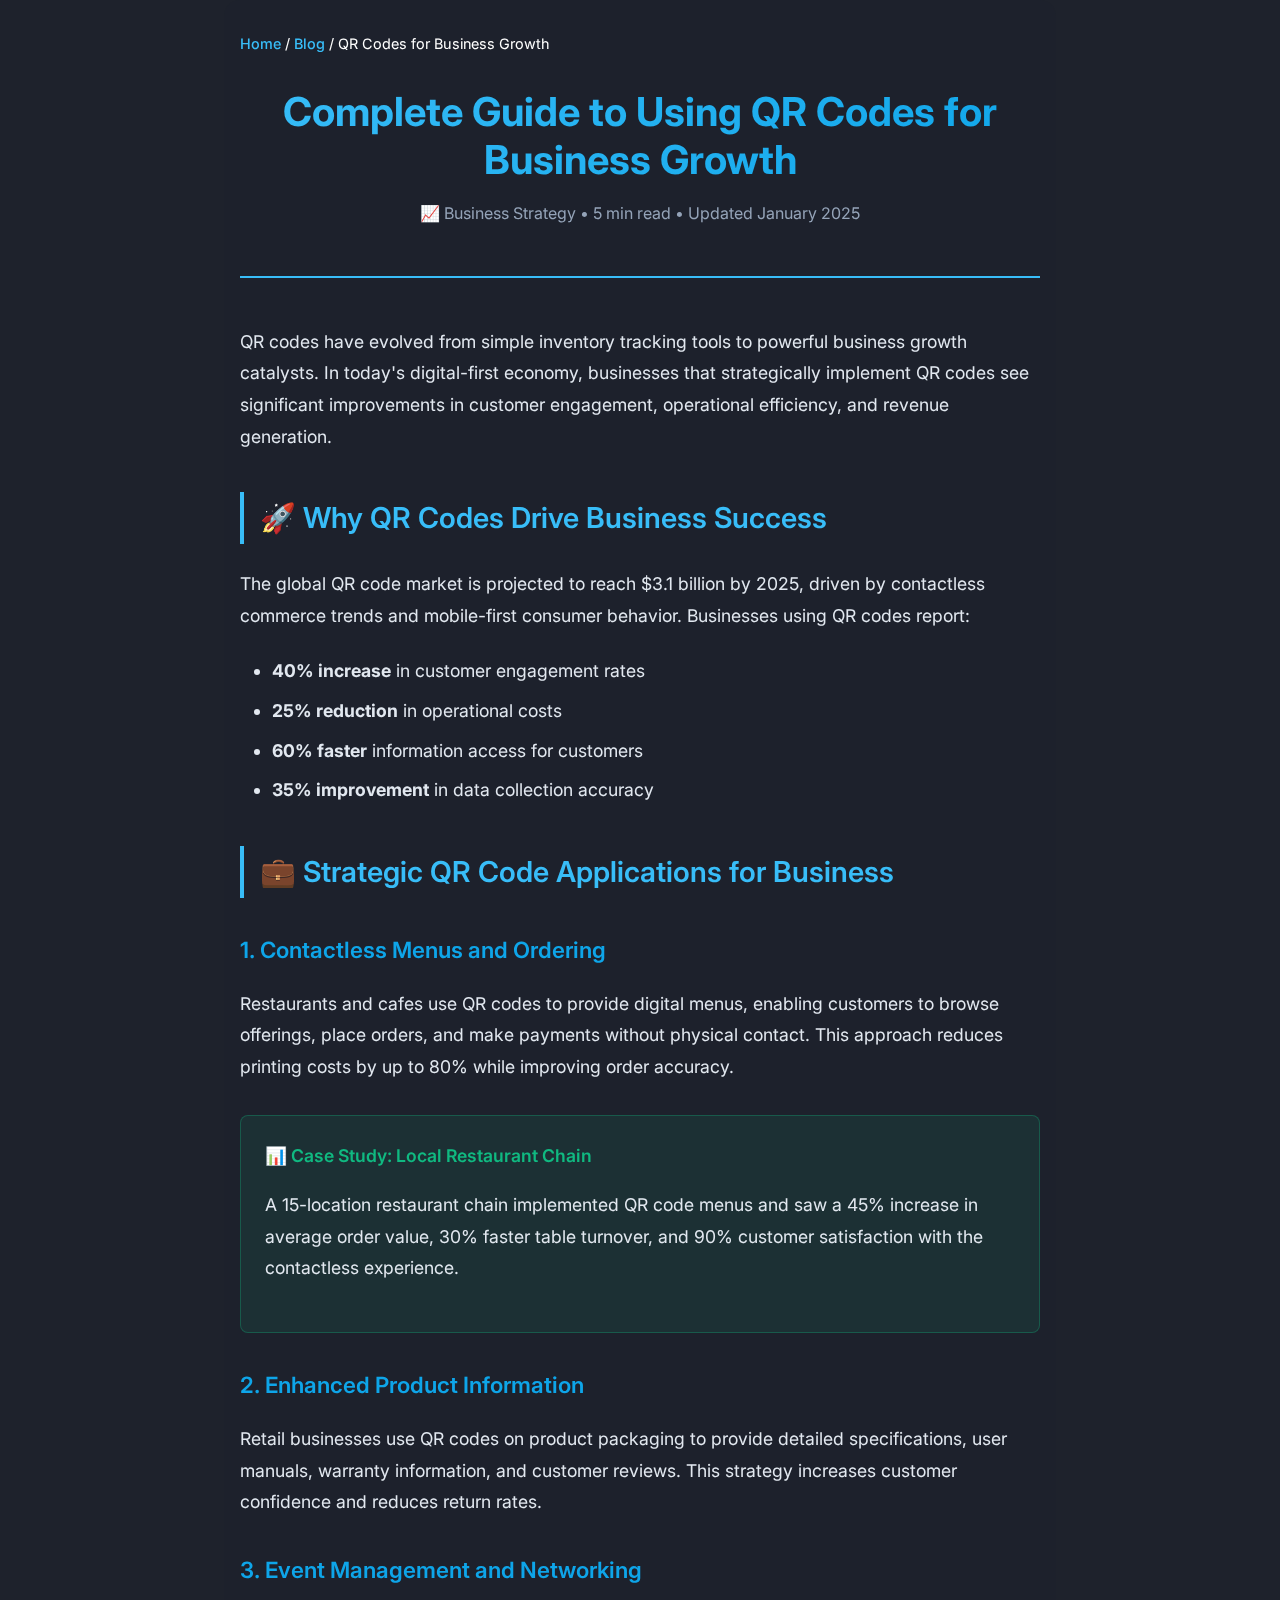
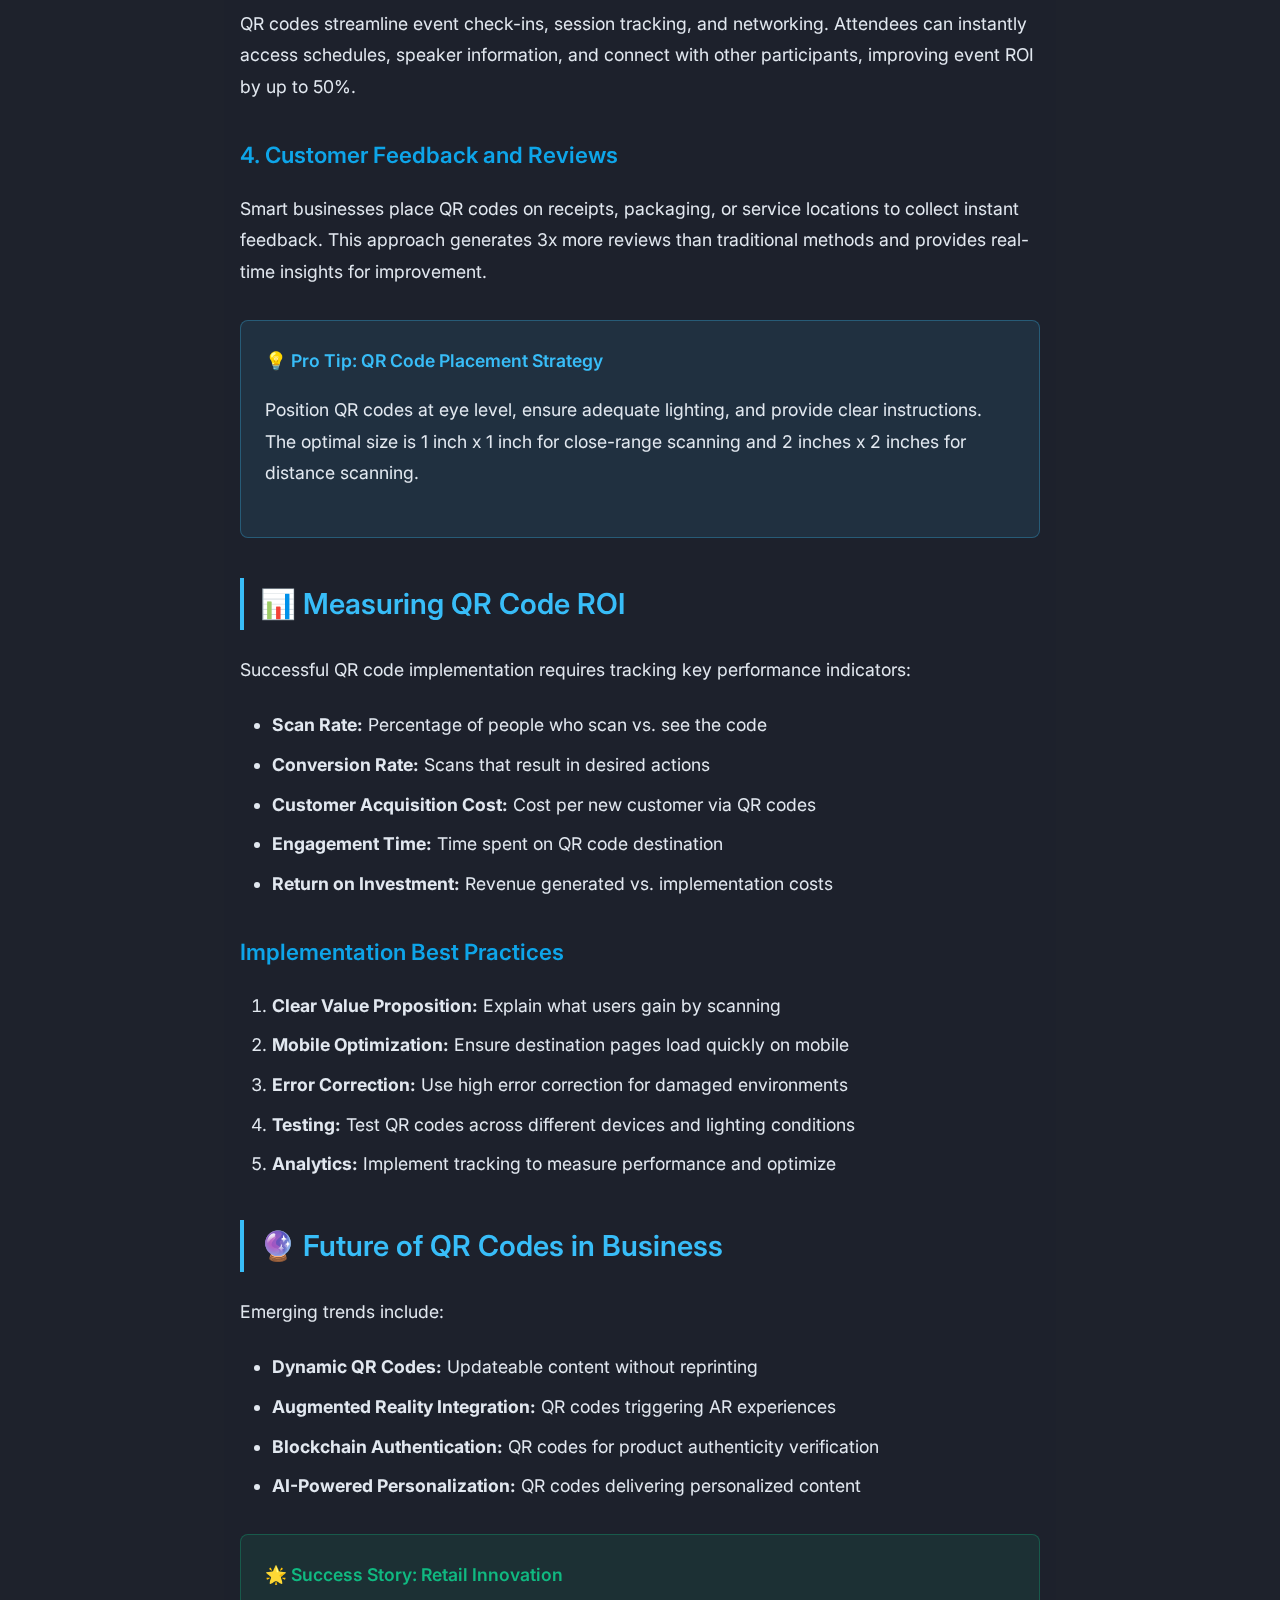
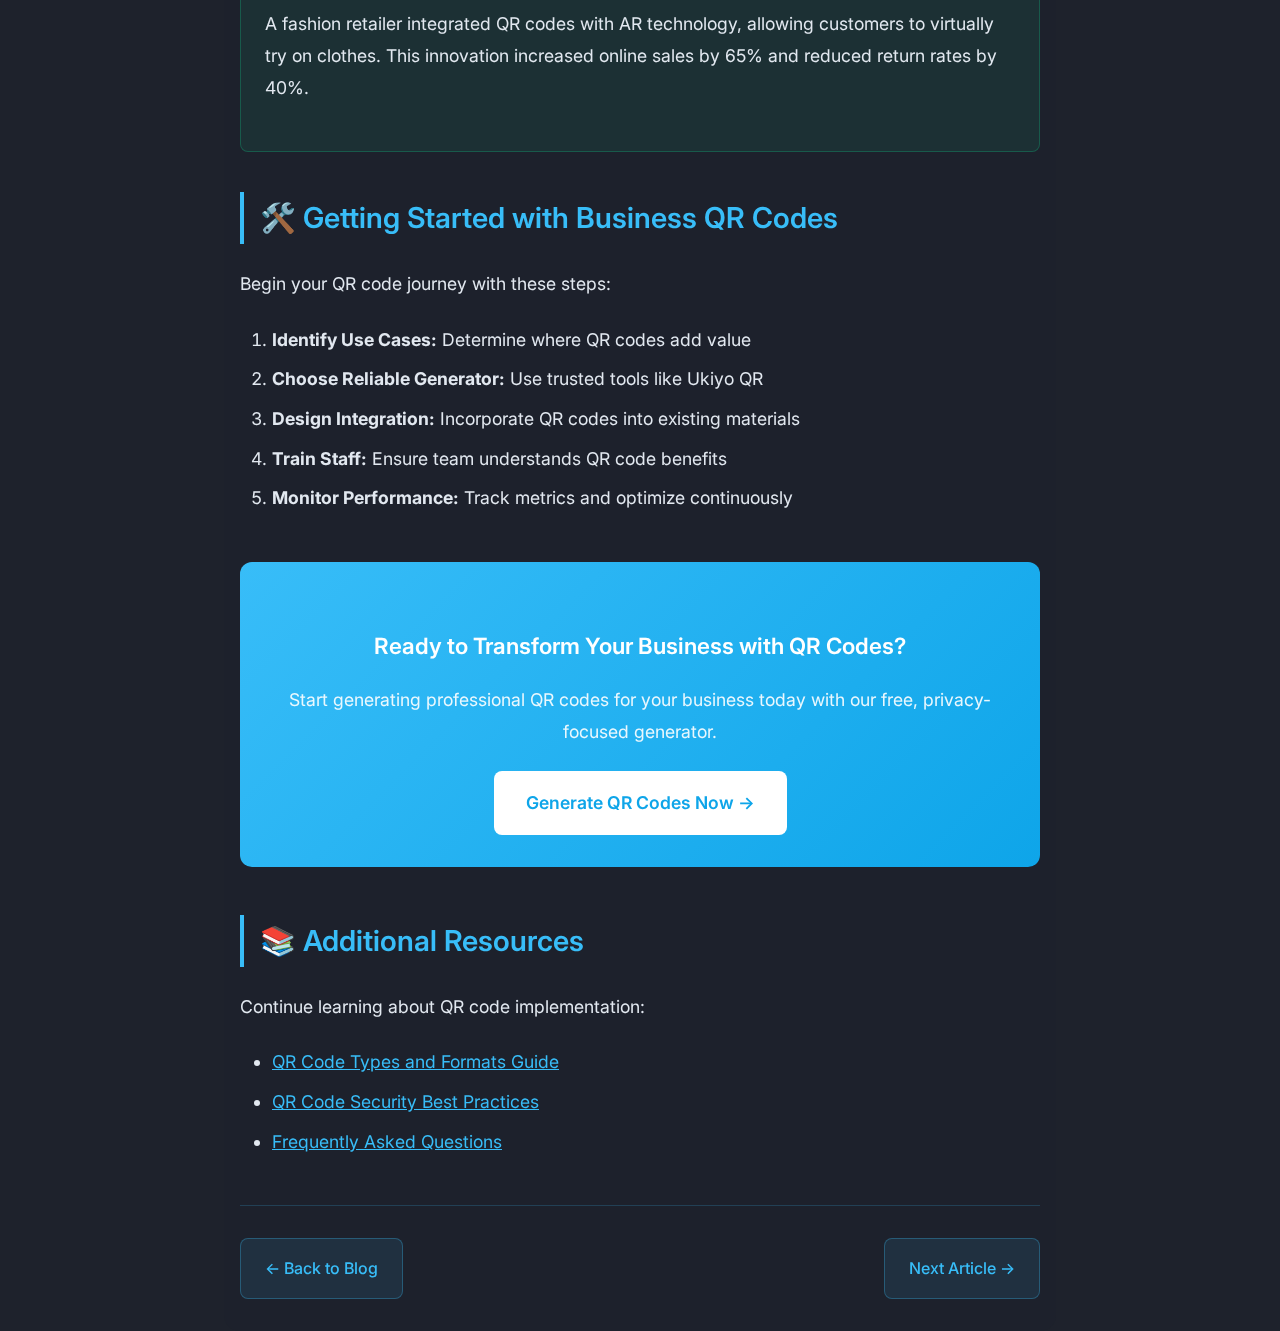
<file: templates/blog/business-guide.html>
<!DOCTYPE html>
<html lang="en">
<head>
  <meta charset="UTF-8">
  <title>Complete Guide to Using QR Codes for Business Growth | Ukiyo QR Blog</title>
  <meta name="viewport" content="width=device-width, initial-scale=1">
  <meta name="description" content="Learn how businesses use QR codes to enhance customer experience, streamline operations, and drive growth. Practical strategies, case studies, and ROI optimization tips included.">
  <meta name="keywords" content="QR codes for business, business QR code strategies, QR code marketing, contactless business solutions, QR code ROI, business growth with QR codes">
  <meta name="author" content="YabuTech">
  <meta name="robots" content="index, follow">
  
  <!-- Open Graph tags -->
  <meta property="og:title" content="Complete Guide to Using QR Codes for Business Growth">
  <meta property="og:description" content="Discover how businesses leverage QR codes for growth, customer experience, and operational efficiency.">
  <meta property="og:type" content="article">
  <meta property="og:url" content="https://ukiyo.onrender.com/blog/qr-codes-business-guide">
  
  <!-- Article structured data -->
  <script type="application/ld+json">
  {
    "@context": "https://schema.org",
    "@type": "Article",
    "headline": "Complete Guide to Using QR Codes for Business Growth",
    "description": "Learn how businesses use QR codes to enhance customer experience, streamline operations, and drive growth",
    "author": {
      "@type": "Organization",
      "name": "YabuTech"
    },
    "publisher": {
      "@type": "Organization",
      "name": "Ukiyo QR",
      "url": "https://ukiyo.onrender.com"
    },
    "datePublished": "2025-01-15",
    "dateModified": "2025-01-15",
    "mainEntityOfPage": {
      "@type": "WebPage",
      "@id": "https://ukiyo.onrender.com/blog/qr-codes-business-guide"
    }
  }
  </script>
  
  <!-- Fonts and styles -->
  <link rel="preload" href="https://fonts.googleapis.com/css2?family=Inter:wght@400;600;700&display=swap" as="style" onload="this.onload=null;this.rel='stylesheet'">
  <noscript><link rel="stylesheet" href="https://fonts.googleapis.com/css2?family=Inter:wght@400;600;700&display=swap"></noscript>
  <link rel="icon" type="image/png" sizes="32x32" href="{{ url_for('static', filename='img/favicon.png') }}">
  
  <style>
    html, body {
      margin: 0;
      padding: 0;
      font-family: 'Inter', -apple-system, BlinkMacSystemFont, 'Segoe UI', Roboto, sans-serif;
      background-color: #1e222c;
      color: #ffffff;
      line-height: 1.7;
    }
    
    .article-container {
      max-width: 800px;
      margin: 0 auto;
      padding: 2rem 1rem;
      background: rgba(30,34,44,0.95);
      border-radius: 1rem;
      backdrop-filter: blur(10px);
      min-height: 90vh;
    }
    
    .breadcrumb {
      margin-bottom: 2rem;
      font-size: 0.9rem;
    }
    
    .breadcrumb a {
      color: #38bdf8;
      text-decoration: none;
      font-weight: 500;
    }
    
    .breadcrumb a:hover {
      text-decoration: underline;
    }
    
    .article-header {
      margin-bottom: 3rem;
      text-align: center;
      padding-bottom: 2rem;
      border-bottom: 2px solid #38bdf8;
    }
    
    .article-title {
      font-size: 2.5rem;
      font-weight: 700;
      background: linear-gradient(135deg, #38bdf8, #0ea5e9);
      -webkit-background-clip: text;
      -webkit-text-fill-color: transparent;
      background-clip: text;
      margin-bottom: 1rem;
      line-height: 1.2;
    }
    
    .article-meta {
      color: #94a3b8;
      font-size: 1rem;
      margin-bottom: 1rem;
    }
    
    .article-content {
      font-size: 1.1rem;
      line-height: 1.8;
    }
    
    .article-content h2 {
      font-size: 1.8rem;
      font-weight: 600;
      color: #38bdf8;
      margin: 2.5rem 0 1.5rem 0;
      border-left: 4px solid #38bdf8;
      padding-left: 1rem;
    }
    
    .article-content h3 {
      font-size: 1.4rem;
      font-weight: 600;
      color: #0ea5e9;
      margin: 2rem 0 1rem 0;
    }
    
    .article-content p {
      margin-bottom: 1.5rem;
      color: #e2e8f0;
    }
    
    .article-content ul, .article-content ol {
      margin-bottom: 1.5rem;
      padding-left: 2rem;
    }
    
    .article-content li {
      margin-bottom: 0.5rem;
      color: #e2e8f0;
    }
    
    .highlight-box {
      background: rgba(56, 189, 248, 0.1);
      border: 1px solid rgba(56, 189, 248, 0.3);
      border-radius: 8px;
      padding: 1.5rem;
      margin: 2rem 0;
    }
    
    .highlight-box h4 {
      color: #38bdf8;
      margin-top: 0;
      margin-bottom: 1rem;
      font-weight: 600;
    }
    
    .case-study {
      background: rgba(16, 185, 129, 0.1);
      border: 1px solid rgba(16, 185, 129, 0.3);
      border-radius: 8px;
      padding: 1.5rem;
      margin: 2rem 0;
    }
    
    .case-study h4 {
      color: #10b981;
      margin-top: 0;
      margin-bottom: 1rem;
      font-weight: 600;
    }
    
    .cta-section {
      background: linear-gradient(135deg, #38bdf8, #0ea5e9);
      border-radius: 12px;
      padding: 2rem;
      text-align: center;
      margin: 3rem 0;
    }
    
    .cta-section h3 {
      color: white;
      margin-bottom: 1rem;
    }
    
    .cta-section p {
      color: rgba(255,255,255,0.9);
      margin-bottom: 1.5rem;
    }
    
    .cta-button {
      background: white;
      color: #0ea5e9;
      text-decoration: none;
      padding: 1rem 2rem;
      border-radius: 8px;
      font-weight: 600;
      display: inline-block;
      transition: all 0.3s ease;
    }
    
    .cta-button:hover {
      transform: translateY(-2px);
      box-shadow: 0 8px 24px rgba(0,0,0,0.2);
    }
    
    .navigation-links {
      display: flex;
      justify-content: space-between;
      margin-top: 3rem;
      padding-top: 2rem;
      border-top: 1px solid rgba(56, 189, 248, 0.2);
    }
    
    .nav-link {
      background: rgba(56, 189, 248, 0.1);
      border: 1px solid rgba(56, 189, 248, 0.3);
      color: #38bdf8;
      text-decoration: none;
      padding: 1rem 1.5rem;
      border-radius: 8px;
      font-weight: 500;
      transition: all 0.3s ease;
    }
    
    .nav-link:hover {
      background: rgba(56, 189, 248, 0.2);
      transform: translateY(-1px);
    }
    
    @media (max-width: 768px) {
      .article-title {
        font-size: 2rem;
      }
      
      .article-container {
        padding: 1rem;
        margin: 1rem;
      }
      
      .navigation-links {
        flex-direction: column;
        gap: 1rem;
      }
    }
  </style>
</head>
<body>
  <div class="article-container">
    <nav class="breadcrumb">
      <a href="/">Home</a> / <a href="/blog">Blog</a> / QR Codes for Business Growth
    </nav>
    
    <header class="article-header">
      <h1 class="article-title">Complete Guide to Using QR Codes for Business Growth</h1>
      <div class="article-meta">
        📈 Business Strategy • 5 min read • Updated January 2025
      </div>
    </header>
    
    <main class="article-content">
      <p>QR codes have evolved from simple inventory tracking tools to powerful business growth catalysts. In today's digital-first economy, businesses that strategically implement QR codes see significant improvements in customer engagement, operational efficiency, and revenue generation.</p>
      
      <h2>🚀 Why QR Codes Drive Business Success</h2>
      
      <p>The global QR code market is projected to reach $3.1 billion by 2025, driven by contactless commerce trends and mobile-first consumer behavior. Businesses using QR codes report:</p>
      
      <ul>
        <li><strong>40% increase</strong> in customer engagement rates</li>
        <li><strong>25% reduction</strong> in operational costs</li>
        <li><strong>60% faster</strong> information access for customers</li>
        <li><strong>35% improvement</strong> in data collection accuracy</li>
      </ul>
      
      <h2>💼 Strategic QR Code Applications for Business</h2>
      
      <h3>1. Contactless Menus and Ordering</h3>
      <p>Restaurants and cafes use QR codes to provide digital menus, enabling customers to browse offerings, place orders, and make payments without physical contact. This approach reduces printing costs by up to 80% while improving order accuracy.</p>
      
      <div class="case-study">
        <h4>📊 Case Study: Local Restaurant Chain</h4>
        <p>A 15-location restaurant chain implemented QR code menus and saw a 45% increase in average order value, 30% faster table turnover, and 90% customer satisfaction with the contactless experience.</p>
      </div>
      
      <h3>2. Enhanced Product Information</h3>
      <p>Retail businesses use QR codes on product packaging to provide detailed specifications, user manuals, warranty information, and customer reviews. This strategy increases customer confidence and reduces return rates.</p>
      
      <h3>3. Event Management and Networking</h3>
      <p>QR codes streamline event check-ins, session tracking, and networking. Attendees can instantly access schedules, speaker information, and connect with other participants, improving event ROI by up to 50%.</p>
      
      <h3>4. Customer Feedback and Reviews</h3>
      <p>Smart businesses place QR codes on receipts, packaging, or service locations to collect instant feedback. This approach generates 3x more reviews than traditional methods and provides real-time insights for improvement.</p>
      
      <div class="highlight-box">
        <h4>💡 Pro Tip: QR Code Placement Strategy</h4>
        <p>Position QR codes at eye level, ensure adequate lighting, and provide clear instructions. The optimal size is 1 inch x 1 inch for close-range scanning and 2 inches x 2 inches for distance scanning.</p>
      </div>
      
      <h2>📊 Measuring QR Code ROI</h2>
      
      <p>Successful QR code implementation requires tracking key performance indicators:</p>
      
      <ul>
        <li><strong>Scan Rate:</strong> Percentage of people who scan vs. see the code</li>
        <li><strong>Conversion Rate:</strong> Scans that result in desired actions</li>
        <li><strong>Customer Acquisition Cost:</strong> Cost per new customer via QR codes</li>
        <li><strong>Engagement Time:</strong> Time spent on QR code destination</li>
        <li><strong>Return on Investment:</strong> Revenue generated vs. implementation costs</li>
      </ul>
      
      <h3>Implementation Best Practices</h3>
      
      <ol>
        <li><strong>Clear Value Proposition:</strong> Explain what users gain by scanning</li>
        <li><strong>Mobile Optimization:</strong> Ensure destination pages load quickly on mobile</li>
        <li><strong>Error Correction:</strong> Use high error correction for damaged environments</li>
        <li><strong>Testing:</strong> Test QR codes across different devices and lighting conditions</li>
        <li><strong>Analytics:</strong> Implement tracking to measure performance and optimize</li>
      </ol>
      
      <h2>🔮 Future of QR Codes in Business</h2>
      
      <p>Emerging trends include:</p>
      
      <ul>
        <li><strong>Dynamic QR Codes:</strong> Updateable content without reprinting</li>
        <li><strong>Augmented Reality Integration:</strong> QR codes triggering AR experiences</li>
        <li><strong>Blockchain Authentication:</strong> QR codes for product authenticity verification</li>
        <li><strong>AI-Powered Personalization:</strong> QR codes delivering personalized content</li>
      </ul>
      
      <div class="case-study">
        <h4>🌟 Success Story: Retail Innovation</h4>
        <p>A fashion retailer integrated QR codes with AR technology, allowing customers to virtually try on clothes. This innovation increased online sales by 65% and reduced return rates by 40%.</p>
      </div>
      
      <h2>🛠️ Getting Started with Business QR Codes</h2>
      
      <p>Begin your QR code journey with these steps:</p>
      
      <ol>
        <li><strong>Identify Use Cases:</strong> Determine where QR codes add value</li>
        <li><strong>Choose Reliable Generator:</strong> Use trusted tools like Ukiyo QR</li>
        <li><strong>Design Integration:</strong> Incorporate QR codes into existing materials</li>
        <li><strong>Train Staff:</strong> Ensure team understands QR code benefits</li>
        <li><strong>Monitor Performance:</strong> Track metrics and optimize continuously</li>
      </ol>
      
      <div class="cta-section">
        <h3>Ready to Transform Your Business with QR Codes?</h3>
        <p>Start generating professional QR codes for your business today with our free, privacy-focused generator.</p>
        <a href="/" class="cta-button">Generate QR Codes Now →</a>
      </div>
      
      <h2>📚 Additional Resources</h2>
      
      <p>Continue learning about QR code implementation:</p>
      
      <ul>
        <li><a href="/blog/qr-code-types-explained" style="color: #38bdf8;">QR Code Types and Formats Guide</a></li>
        <li><a href="/blog/qr-code-security-best-practices" style="color: #38bdf8;">QR Code Security Best Practices</a></li>
        <li><a href="/faq" style="color: #38bdf8;">Frequently Asked Questions</a></li>
      </ul>
    </main>
    
    <nav class="navigation-links">
      <a href="/blog" class="nav-link">← Back to Blog</a>
      <a href="/blog/qr-code-types-explained" class="nav-link">Next Article →</a>
    </nav>
  </div>
</body>
</html>
</file>
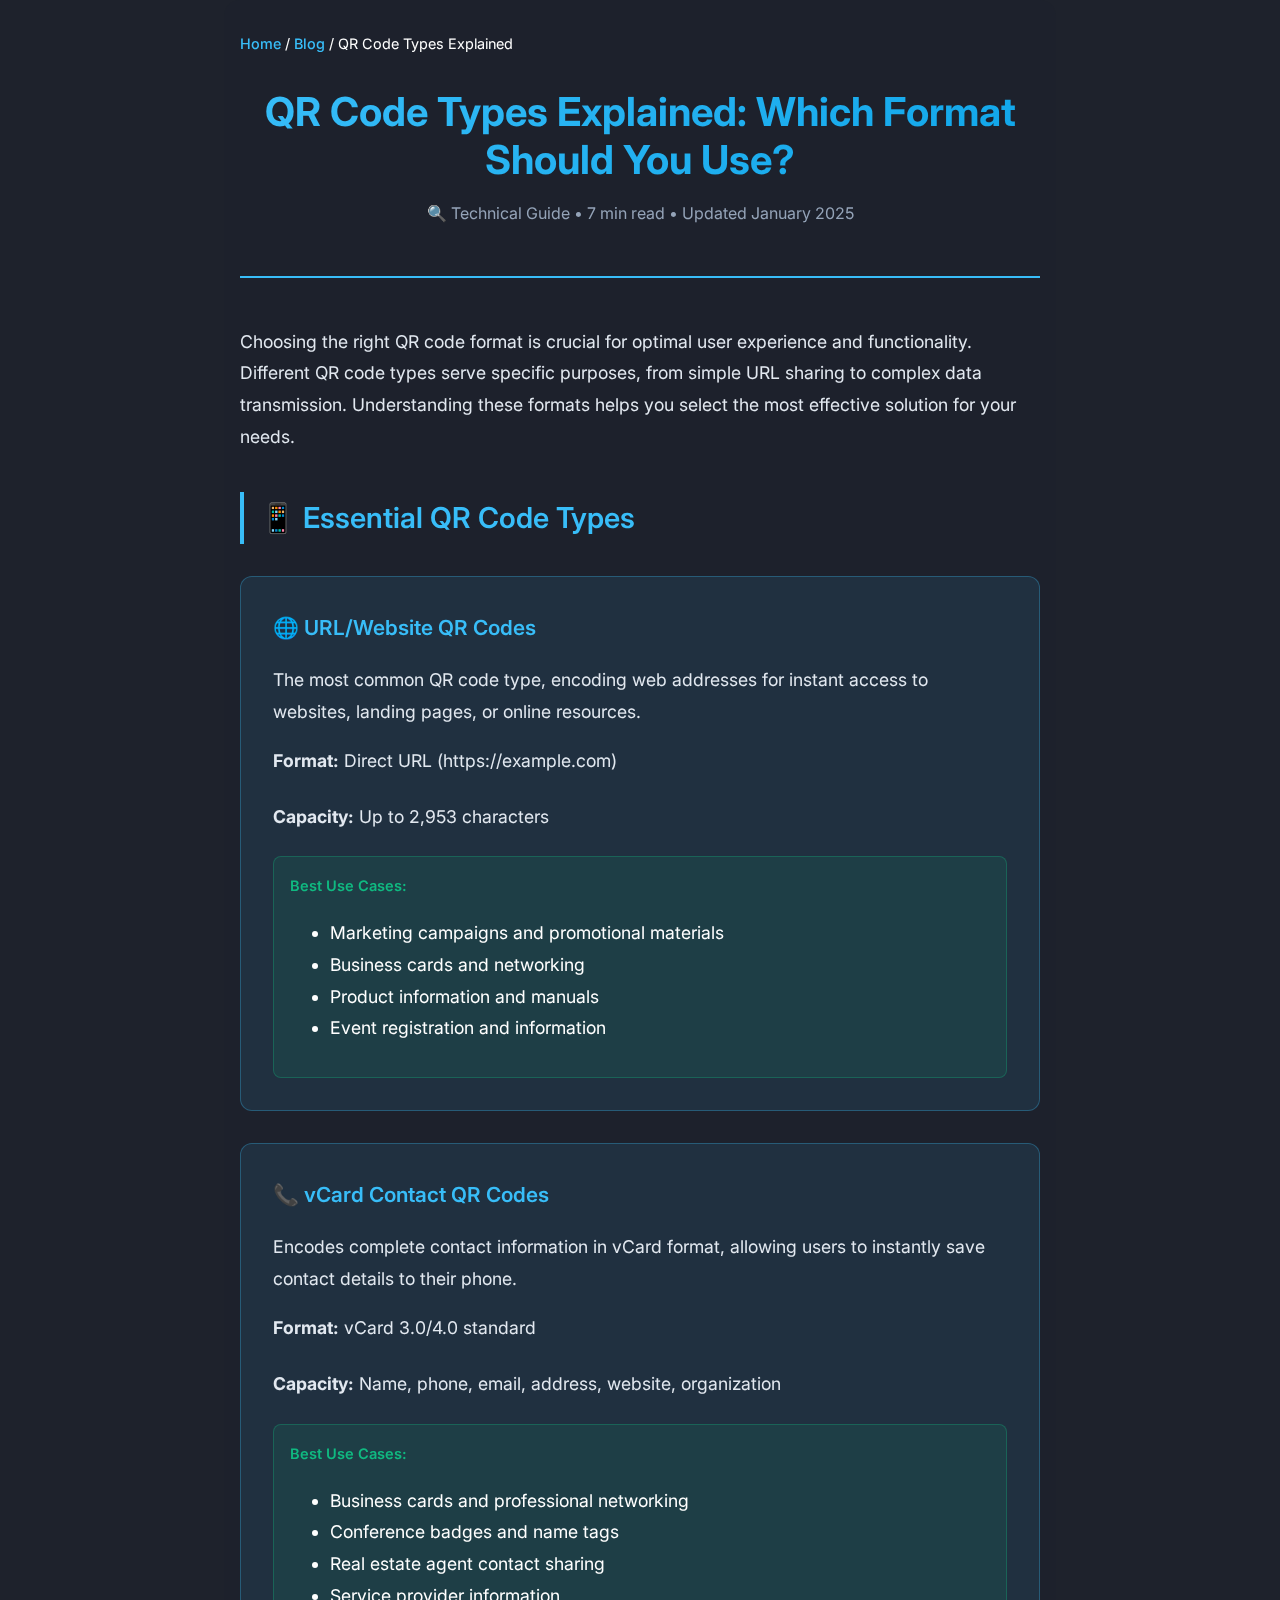
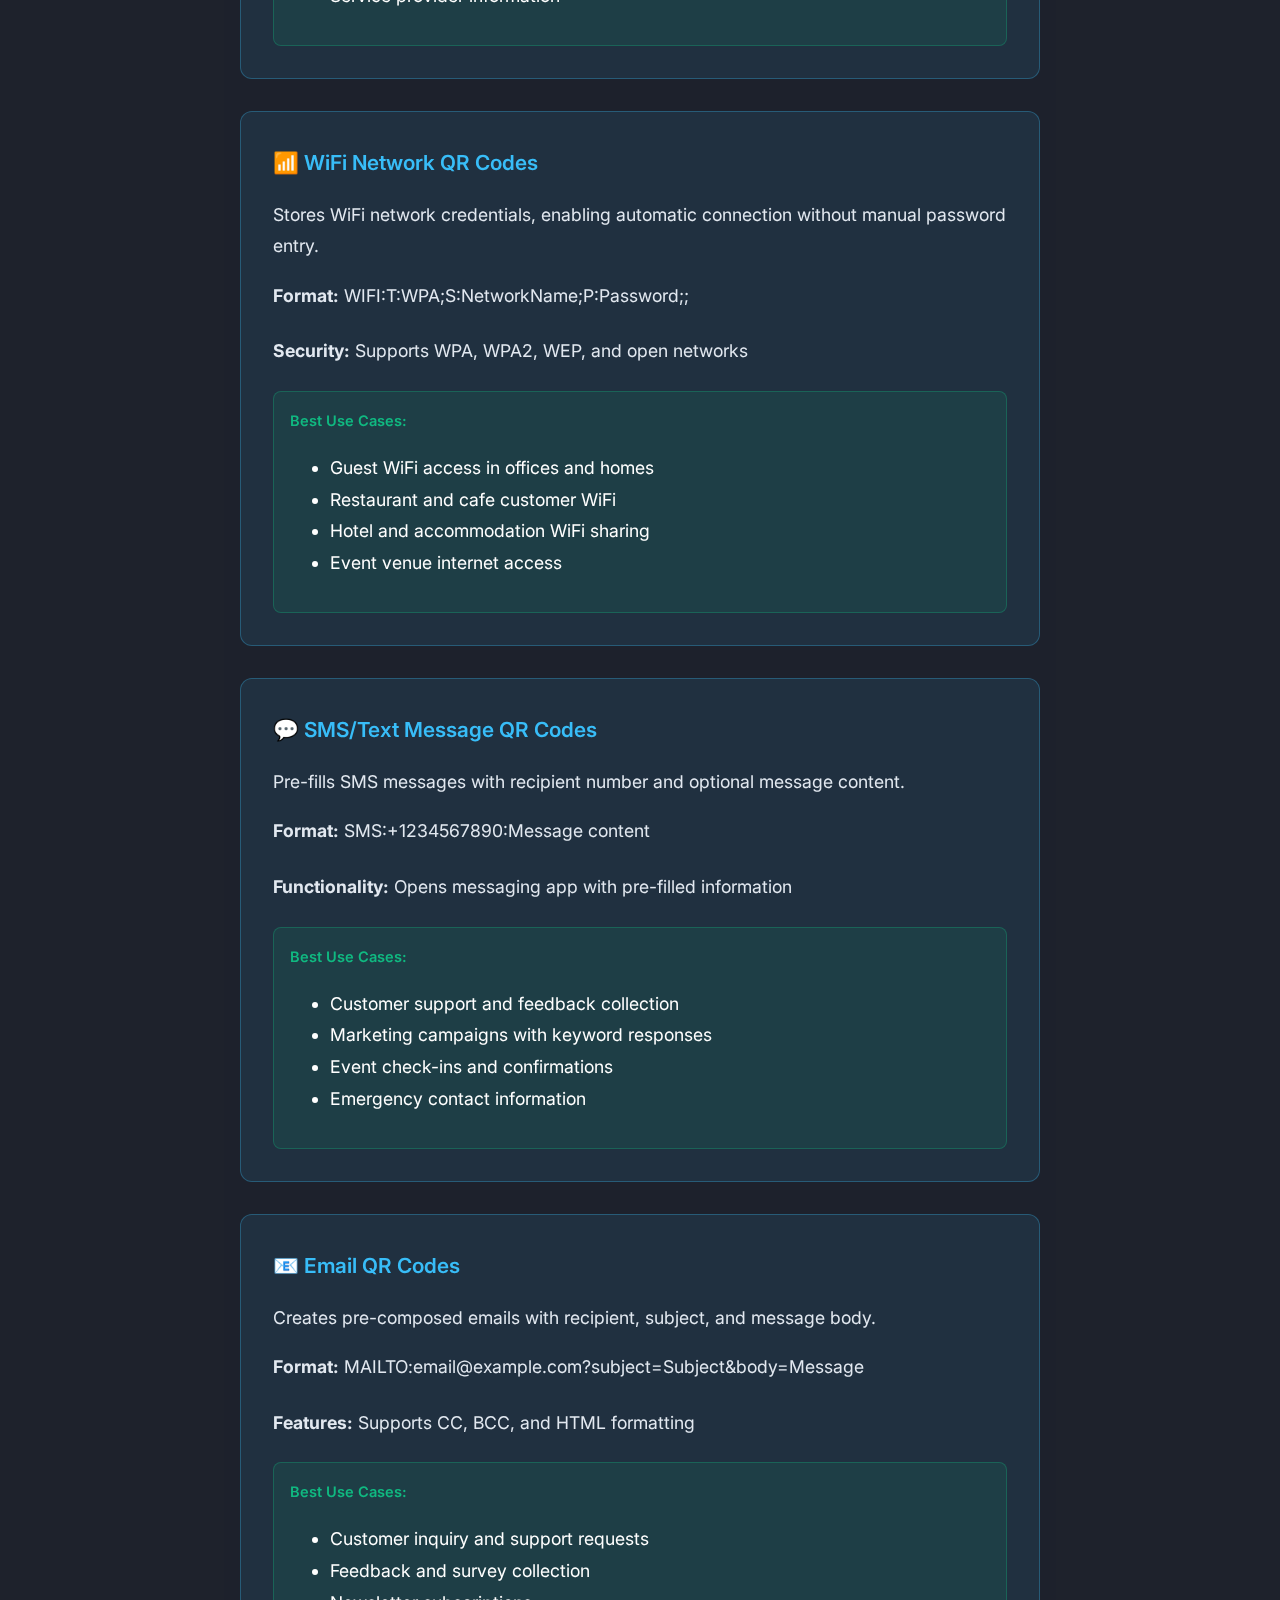
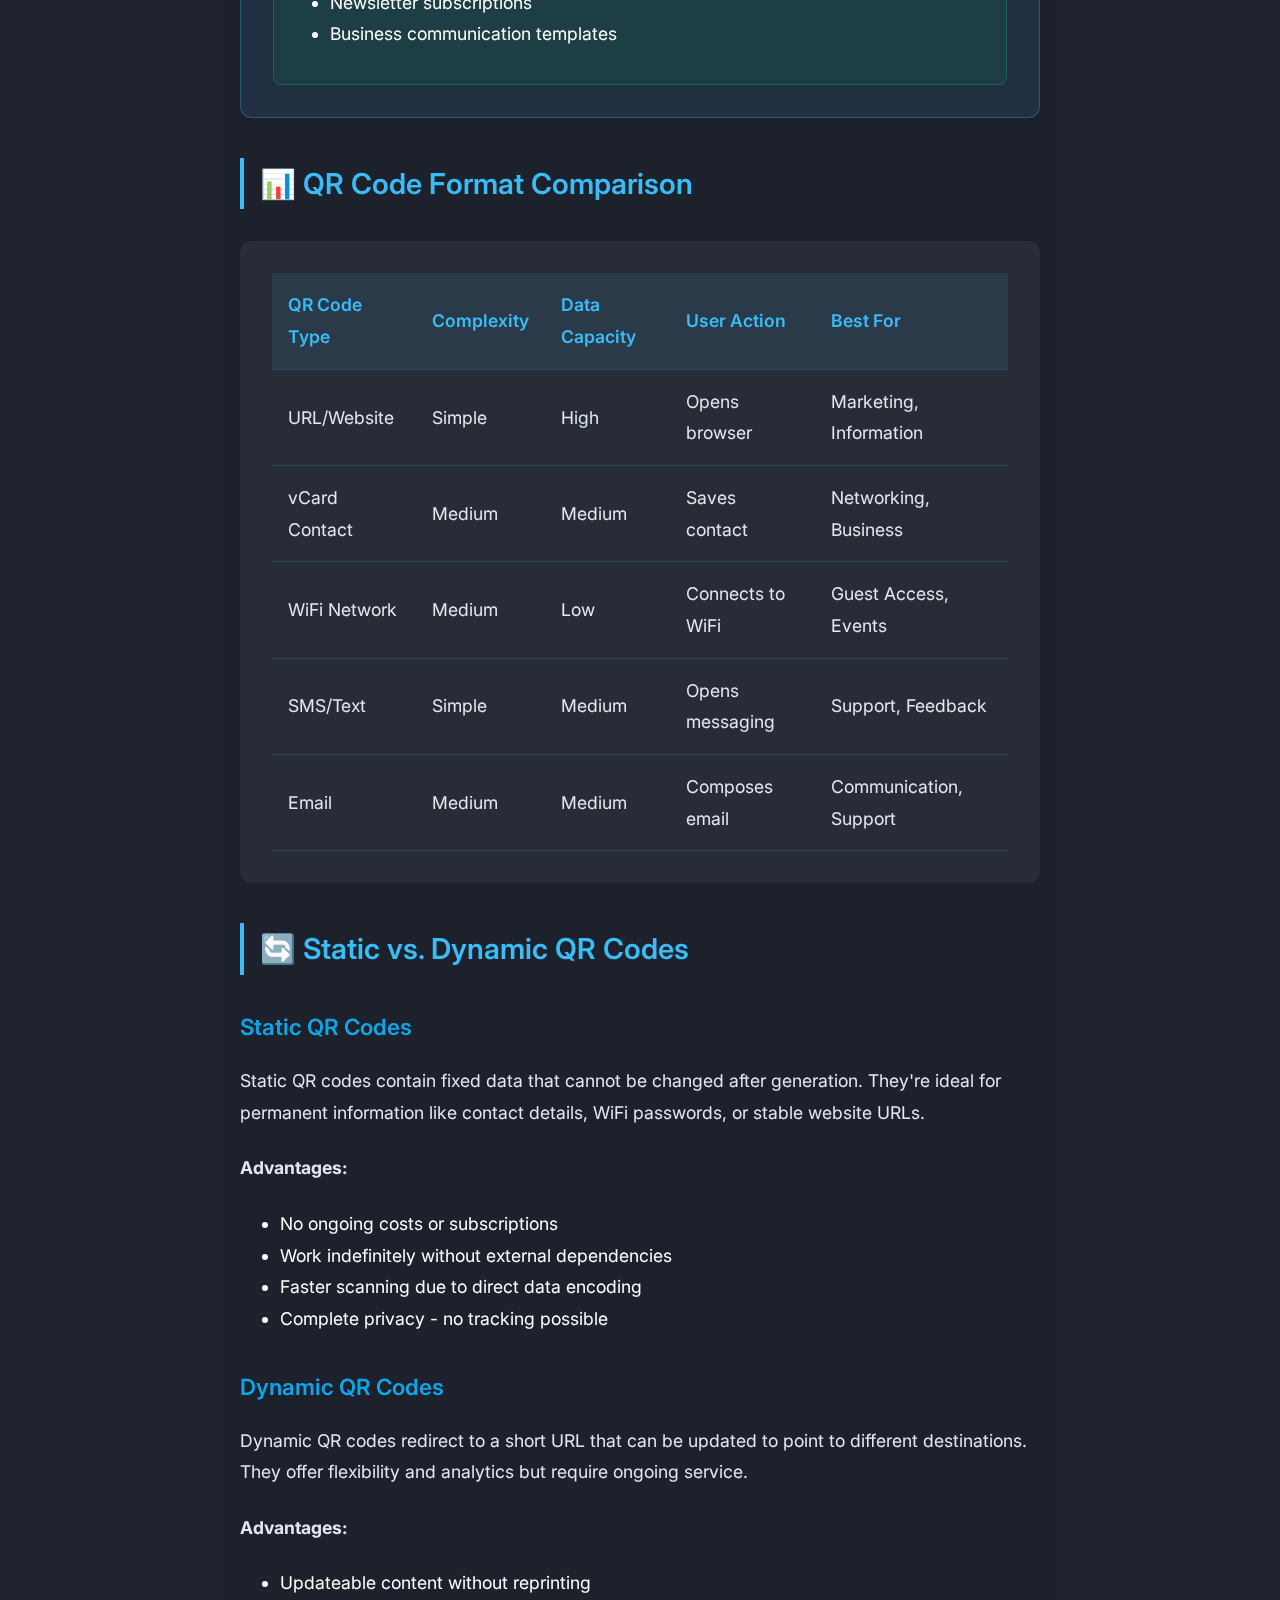
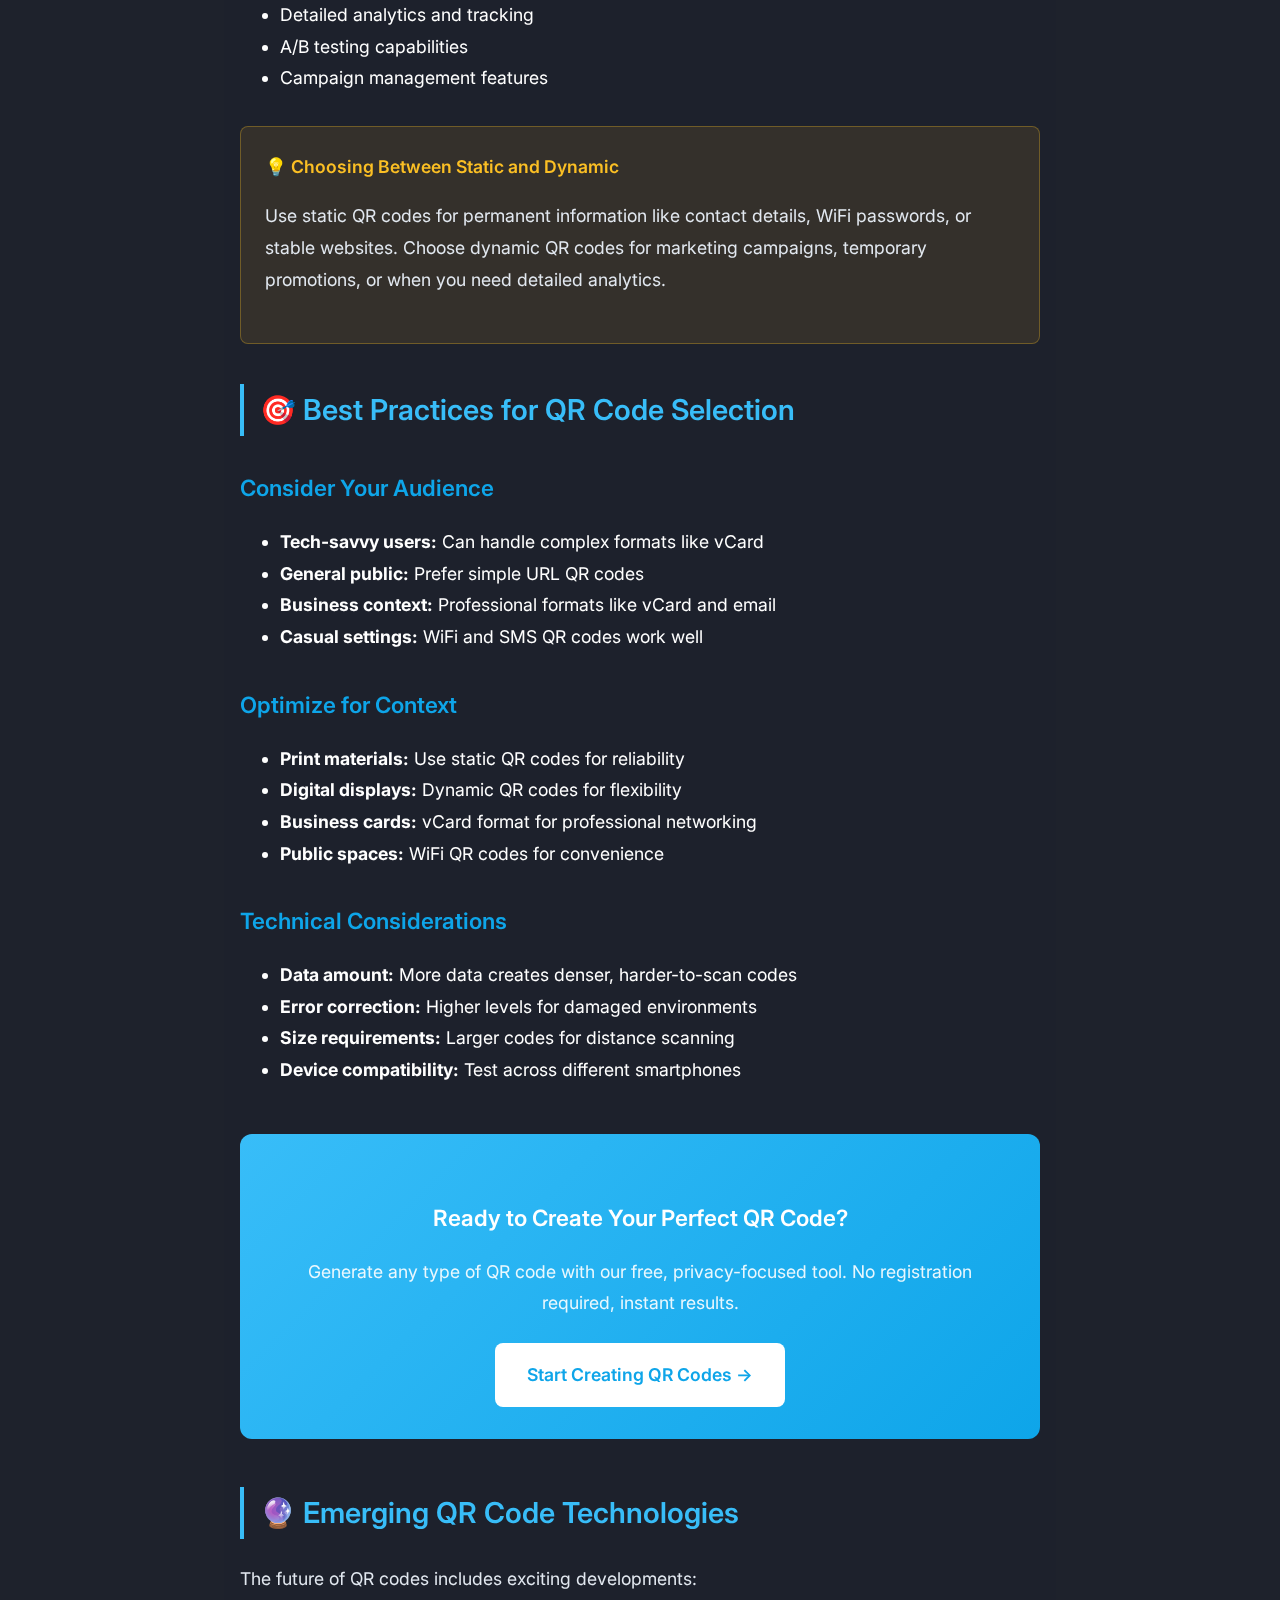
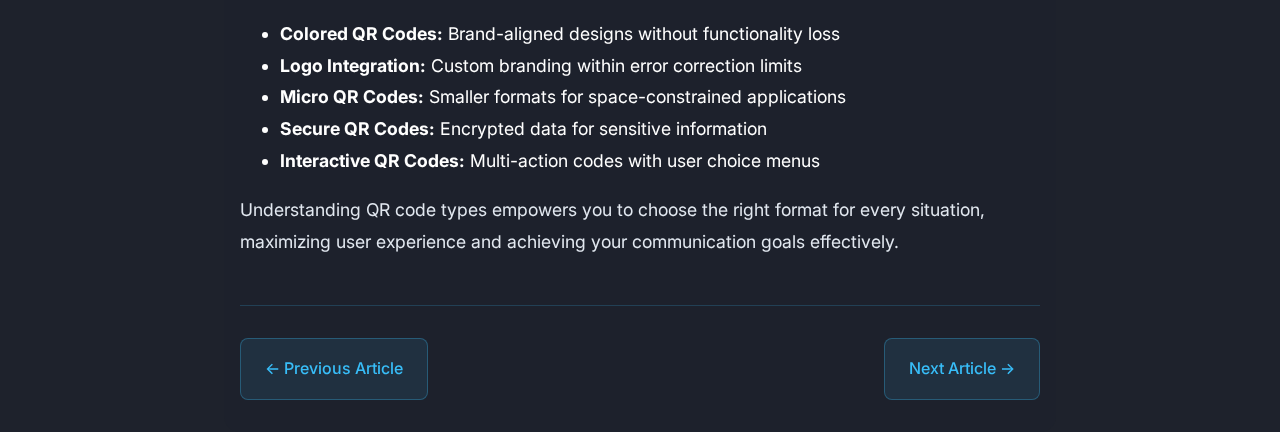
<file: templates/blog/qr-types.html>
<!DOCTYPE html>
<html lang="en">
<head>
  <meta charset="UTF-8">
  <title>QR Code Types Explained: Which Format Should You Use? | Ukiyo QR Blog</title>
  <meta name="viewport" content="width=device-width, initial-scale=1">
  <meta name="description" content="Complete guide to QR code types and formats. Learn about URL, vCard, WiFi, SMS, email QR codes and choose the right format for your needs.">
  <meta name="keywords" content="QR code types, QR code formats, URL QR code, vCard QR code, WiFi QR code, SMS QR code, email QR code, dynamic QR codes">
  <meta name="author" content="YabuTech">
  <meta name="robots" content="index, follow">
  
  <!-- Open Graph tags -->
  <meta property="og:title" content="QR Code Types Explained: Which Format Should You Use?">
  <meta property="og:description" content="Complete guide to QR code types and formats for optimal performance and user experience.">
  <meta property="og:type" content="article">
  <meta property="og:url" content="https://ukiyo.onrender.com/blog/qr-code-types-explained">
  
  <!-- Article structured data -->
  <script type="application/ld+json">
  {
    "@context": "https://schema.org",
    "@type": "Article",
    "headline": "QR Code Types Explained: Which Format Should You Use?",
    "description": "Complete guide to QR code types and formats for optimal performance",
    "author": {
      "@type": "Organization",
      "name": "YabuTech"
    },
    "publisher": {
      "@type": "Organization",
      "name": "Ukiyo QR",
      "url": "https://ukiyo.onrender.com"
    },
    "datePublished": "2025-01-15",
    "dateModified": "2025-01-15",
    "mainEntityOfPage": {
      "@type": "WebPage",
      "@id": "https://ukiyo.onrender.com/blog/qr-code-types-explained"
    }
  }
  </script>
  
  <!-- Fonts and styles -->
  <link rel="preload" href="https://fonts.googleapis.com/css2?family=Inter:wght@400;600;700&display=swap" as="style" onload="this.onload=null;this.rel='stylesheet'">
  <noscript><link rel="stylesheet" href="https://fonts.googleapis.com/css2?family=Inter:wght@400;600;700&display=swap"></noscript>
  <link rel="icon" type="image/png" sizes="32x32" href="{{ url_for('static', filename='img/favicon.png') }}">
  
  <style>
    html, body {
      margin: 0;
      padding: 0;
      font-family: 'Inter', -apple-system, BlinkMacSystemFont, 'Segoe UI', Roboto, sans-serif;
      background-color: #1e222c;
      color: #ffffff;
      line-height: 1.7;
    }
    
    .article-container {
      max-width: 800px;
      margin: 0 auto;
      padding: 2rem 1rem;
      background: rgba(30,34,44,0.95);
      border-radius: 1rem;
      backdrop-filter: blur(10px);
      min-height: 90vh;
    }
    
    .breadcrumb {
      margin-bottom: 2rem;
      font-size: 0.9rem;
    }
    
    .breadcrumb a {
      color: #38bdf8;
      text-decoration: none;
      font-weight: 500;
    }
    
    .breadcrumb a:hover {
      text-decoration: underline;
    }
    
    .article-header {
      margin-bottom: 3rem;
      text-align: center;
      padding-bottom: 2rem;
      border-bottom: 2px solid #38bdf8;
    }
    
    .article-title {
      font-size: 2.5rem;
      font-weight: 700;
      background: linear-gradient(135deg, #38bdf8, #0ea5e9);
      -webkit-background-clip: text;
      -webkit-text-fill-color: transparent;
      background-clip: text;
      margin-bottom: 1rem;
      line-height: 1.2;
    }
    
    .article-meta {
      color: #94a3b8;
      font-size: 1rem;
      margin-bottom: 1rem;
    }
    
    .article-content {
      font-size: 1.1rem;
      line-height: 1.8;
    }
    
    .article-content h2 {
      font-size: 1.8rem;
      font-weight: 600;
      color: #38bdf8;
      margin: 2.5rem 0 1.5rem 0;
      border-left: 4px solid #38bdf8;
      padding-left: 1rem;
    }
    
    .article-content h3 {
      font-size: 1.4rem;
      font-weight: 600;
      color: #0ea5e9;
      margin: 2rem 0 1rem 0;
    }
    
    .article-content p {
      margin-bottom: 1.5rem;
      color: #e2e8f0;
    }
    
    .qr-type-card {
      background: rgba(56, 189, 248, 0.1);
      border: 1px solid rgba(56, 189, 248, 0.3);
      border-radius: 12px;
      padding: 2rem;
      margin: 2rem 0;
    }
    
    .qr-type-card h4 {
      color: #38bdf8;
      margin-top: 0;
      margin-bottom: 1rem;
      font-weight: 600;
      font-size: 1.3rem;
    }
    
    .qr-type-card .type-description {
      color: #e2e8f0;
      margin-bottom: 1rem;
    }
    
    .qr-type-card .use-cases {
      background: rgba(16, 185, 129, 0.1);
      border: 1px solid rgba(16, 185, 129, 0.3);
      border-radius: 8px;
      padding: 1rem;
      margin-top: 1rem;
    }
    
    .qr-type-card .use-cases h5 {
      color: #10b981;
      margin: 0 0 0.5rem 0;
      font-weight: 600;
    }
    
    .comparison-table {
      background: rgba(255,255,255,0.05);
      border-radius: 12px;
      padding: 2rem;
      margin: 2rem 0;
      overflow-x: auto;
    }
    
    .comparison-table table {
      width: 100%;
      border-collapse: collapse;
    }
    
    .comparison-table th,
    .comparison-table td {
      padding: 1rem;
      text-align: left;
      border-bottom: 1px solid rgba(56, 189, 248, 0.2);
    }
    
    .comparison-table th {
      background: rgba(56, 189, 248, 0.1);
      color: #38bdf8;
      font-weight: 600;
    }
    
    .comparison-table td {
      color: #e2e8f0;
    }
    
    .pro-tip {
      background: rgba(251, 191, 36, 0.1);
      border: 1px solid rgba(251, 191, 36, 0.3);
      border-radius: 8px;
      padding: 1.5rem;
      margin: 2rem 0;
    }
    
    .pro-tip h4 {
      color: #fbbf24;
      margin-top: 0;
      margin-bottom: 1rem;
      font-weight: 600;
    }
    
    .cta-section {
      background: linear-gradient(135deg, #38bdf8, #0ea5e9);
      border-radius: 12px;
      padding: 2rem;
      text-align: center;
      margin: 3rem 0;
    }
    
    .cta-section h3 {
      color: white;
      margin-bottom: 1rem;
    }
    
    .cta-section p {
      color: rgba(255,255,255,0.9);
      margin-bottom: 1.5rem;
    }
    
    .cta-button {
      background: white;
      color: #0ea5e9;
      text-decoration: none;
      padding: 1rem 2rem;
      border-radius: 8px;
      font-weight: 600;
      display: inline-block;
      transition: all 0.3s ease;
    }
    
    .cta-button:hover {
      transform: translateY(-2px);
      box-shadow: 0 8px 24px rgba(0,0,0,0.2);
    }
    
    .navigation-links {
      display: flex;
      justify-content: space-between;
      margin-top: 3rem;
      padding-top: 2rem;
      border-top: 1px solid rgba(56, 189, 248, 0.2);
    }
    
    .nav-link {
      background: rgba(56, 189, 248, 0.1);
      border: 1px solid rgba(56, 189, 248, 0.3);
      color: #38bdf8;
      text-decoration: none;
      padding: 1rem 1.5rem;
      border-radius: 8px;
      font-weight: 500;
      transition: all 0.3s ease;
    }
    
    .nav-link:hover {
      background: rgba(56, 189, 248, 0.2);
      transform: translateY(-1px);
    }
    
    @media (max-width: 768px) {
      .article-title {
        font-size: 2rem;
      }
      
      .article-container {
        padding: 1rem;
        margin: 1rem;
      }
      
      .navigation-links {
        flex-direction: column;
        gap: 1rem;
      }
      
      .comparison-table {
        padding: 1rem;
      }
    }
  </style>
</head>
<body>
  <div class="article-container">
    <nav class="breadcrumb">
      <a href="/">Home</a> / <a href="/blog">Blog</a> / QR Code Types Explained
    </nav>
    
    <header class="article-header">
      <h1 class="article-title">QR Code Types Explained: Which Format Should You Use?</h1>
      <div class="article-meta">
        🔍 Technical Guide • 7 min read • Updated January 2025
      </div>
    </header>
    
    <main class="article-content">
      <p>Choosing the right QR code format is crucial for optimal user experience and functionality. Different QR code types serve specific purposes, from simple URL sharing to complex data transmission. Understanding these formats helps you select the most effective solution for your needs.</p>
      
      <h2>📱 Essential QR Code Types</h2>
      
      <div class="qr-type-card">
        <h4>🌐 URL/Website QR Codes</h4>
        <p class="type-description">The most common QR code type, encoding web addresses for instant access to websites, landing pages, or online resources.</p>
        <p><strong>Format:</strong> Direct URL (https://example.com)</p>
        <p><strong>Capacity:</strong> Up to 2,953 characters</p>
        <div class="use-cases">
          <h5>Best Use Cases:</h5>
          <ul>
            <li>Marketing campaigns and promotional materials</li>
            <li>Business cards and networking</li>
            <li>Product information and manuals</li>
            <li>Event registration and information</li>
          </ul>
        </div>
      </div>
      
      <div class="qr-type-card">
        <h4>📞 vCard Contact QR Codes</h4>
        <p class="type-description">Encodes complete contact information in vCard format, allowing users to instantly save contact details to their phone.</p>
        <p><strong>Format:</strong> vCard 3.0/4.0 standard</p>
        <p><strong>Capacity:</strong> Name, phone, email, address, website, organization</p>
        <div class="use-cases">
          <h5>Best Use Cases:</h5>
          <ul>
            <li>Business cards and professional networking</li>
            <li>Conference badges and name tags</li>
            <li>Real estate agent contact sharing</li>
            <li>Service provider information</li>
          </ul>
        </div>
      </div>
      
      <div class="qr-type-card">
        <h4>📶 WiFi Network QR Codes</h4>
        <p class="type-description">Stores WiFi network credentials, enabling automatic connection without manual password entry.</p>
        <p><strong>Format:</strong> WIFI:T:WPA;S:NetworkName;P:Password;;</p>
        <p><strong>Security:</strong> Supports WPA, WPA2, WEP, and open networks</p>
        <div class="use-cases">
          <h5>Best Use Cases:</h5>
          <ul>
            <li>Guest WiFi access in offices and homes</li>
            <li>Restaurant and cafe customer WiFi</li>
            <li>Hotel and accommodation WiFi sharing</li>
            <li>Event venue internet access</li>
          </ul>
        </div>
      </div>
      
      <div class="qr-type-card">
        <h4>💬 SMS/Text Message QR Codes</h4>
        <p class="type-description">Pre-fills SMS messages with recipient number and optional message content.</p>
        <p><strong>Format:</strong> SMS:+1234567890:Message content</p>
        <p><strong>Functionality:</strong> Opens messaging app with pre-filled information</p>
        <div class="use-cases">
          <h5>Best Use Cases:</h5>
          <ul>
            <li>Customer support and feedback collection</li>
            <li>Marketing campaigns with keyword responses</li>
            <li>Event check-ins and confirmations</li>
            <li>Emergency contact information</li>
          </ul>
        </div>
      </div>
      
      <div class="qr-type-card">
        <h4>📧 Email QR Codes</h4>
        <p class="type-description">Creates pre-composed emails with recipient, subject, and message body.</p>
        <p><strong>Format:</strong> MAILTO:email@example.com?subject=Subject&body=Message</p>
        <p><strong>Features:</strong> Supports CC, BCC, and HTML formatting</p>
        <div class="use-cases">
          <h5>Best Use Cases:</h5>
          <ul>
            <li>Customer inquiry and support requests</li>
            <li>Feedback and survey collection</li>
            <li>Newsletter subscriptions</li>
            <li>Business communication templates</li>
          </ul>
        </div>
      </div>
      
      <h2>📊 QR Code Format Comparison</h2>
      
      <div class="comparison-table">
        <table>
          <thead>
            <tr>
              <th>QR Code Type</th>
              <th>Complexity</th>
              <th>Data Capacity</th>
              <th>User Action</th>
              <th>Best For</th>
            </tr>
          </thead>
          <tbody>
            <tr>
              <td>URL/Website</td>
              <td>Simple</td>
              <td>High</td>
              <td>Opens browser</td>
              <td>Marketing, Information</td>
            </tr>
            <tr>
              <td>vCard Contact</td>
              <td>Medium</td>
              <td>Medium</td>
              <td>Saves contact</td>
              <td>Networking, Business</td>
            </tr>
            <tr>
              <td>WiFi Network</td>
              <td>Medium</td>
              <td>Low</td>
              <td>Connects to WiFi</td>
              <td>Guest Access, Events</td>
            </tr>
            <tr>
              <td>SMS/Text</td>
              <td>Simple</td>
              <td>Medium</td>
              <td>Opens messaging</td>
              <td>Support, Feedback</td>
            </tr>
            <tr>
              <td>Email</td>
              <td>Medium</td>
              <td>Medium</td>
              <td>Composes email</td>
              <td>Communication, Support</td>
            </tr>
          </tbody>
        </table>
      </div>
      
      <h2>🔄 Static vs. Dynamic QR Codes</h2>
      
      <h3>Static QR Codes</h3>
      <p>Static QR codes contain fixed data that cannot be changed after generation. They're ideal for permanent information like contact details, WiFi passwords, or stable website URLs.</p>
      
      <p><strong>Advantages:</strong></p>
      <ul>
        <li>No ongoing costs or subscriptions</li>
        <li>Work indefinitely without external dependencies</li>
        <li>Faster scanning due to direct data encoding</li>
        <li>Complete privacy - no tracking possible</li>
      </ul>
      
      <h3>Dynamic QR Codes</h3>
      <p>Dynamic QR codes redirect to a short URL that can be updated to point to different destinations. They offer flexibility and analytics but require ongoing service.</p>
      
      <p><strong>Advantages:</strong></p>
      <ul>
        <li>Updateable content without reprinting</li>
        <li>Detailed analytics and tracking</li>
        <li>A/B testing capabilities</li>
        <li>Campaign management features</li>
      </ul>
      
      <div class="pro-tip">
        <h4>💡 Choosing Between Static and Dynamic</h4>
        <p>Use static QR codes for permanent information like contact details, WiFi passwords, or stable websites. Choose dynamic QR codes for marketing campaigns, temporary promotions, or when you need detailed analytics.</p>
      </div>
      
      <h2>🎯 Best Practices for QR Code Selection</h2>
      
      <h3>Consider Your Audience</h3>
      <ul>
        <li><strong>Tech-savvy users:</strong> Can handle complex formats like vCard</li>
        <li><strong>General public:</strong> Prefer simple URL QR codes</li>
        <li><strong>Business context:</strong> Professional formats like vCard and email</li>
        <li><strong>Casual settings:</strong> WiFi and SMS QR codes work well</li>
      </ul>
      
      <h3>Optimize for Context</h3>
      <ul>
        <li><strong>Print materials:</strong> Use static QR codes for reliability</li>
        <li><strong>Digital displays:</strong> Dynamic QR codes for flexibility</li>
        <li><strong>Business cards:</strong> vCard format for professional networking</li>
        <li><strong>Public spaces:</strong> WiFi QR codes for convenience</li>
      </ul>
      
      <h3>Technical Considerations</h3>
      <ul>
        <li><strong>Data amount:</strong> More data creates denser, harder-to-scan codes</li>
        <li><strong>Error correction:</strong> Higher levels for damaged environments</li>
        <li><strong>Size requirements:</strong> Larger codes for distance scanning</li>
        <li><strong>Device compatibility:</strong> Test across different smartphones</li>
      </ul>
      
      <div class="cta-section">
        <h3>Ready to Create Your Perfect QR Code?</h3>
        <p>Generate any type of QR code with our free, privacy-focused tool. No registration required, instant results.</p>
        <a href="/" class="cta-button">Start Creating QR Codes →</a>
      </div>
      
      <h2>🔮 Emerging QR Code Technologies</h2>
      
      <p>The future of QR codes includes exciting developments:</p>
      
      <ul>
        <li><strong>Colored QR Codes:</strong> Brand-aligned designs without functionality loss</li>
        <li><strong>Logo Integration:</strong> Custom branding within error correction limits</li>
        <li><strong>Micro QR Codes:</strong> Smaller formats for space-constrained applications</li>
        <li><strong>Secure QR Codes:</strong> Encrypted data for sensitive information</li>
        <li><strong>Interactive QR Codes:</strong> Multi-action codes with user choice menus</li>
      </ul>
      
      <p>Understanding QR code types empowers you to choose the right format for every situation, maximizing user experience and achieving your communication goals effectively.</p>
    </main>
    
    <nav class="navigation-links">
      <a href="/blog/qr-codes-business-guide" class="nav-link">← Previous Article</a>
      <a href="/blog/qr-code-security-best-practices" class="nav-link">Next Article →</a>
    </nav>
  </div>
</body>
</html>
</file>
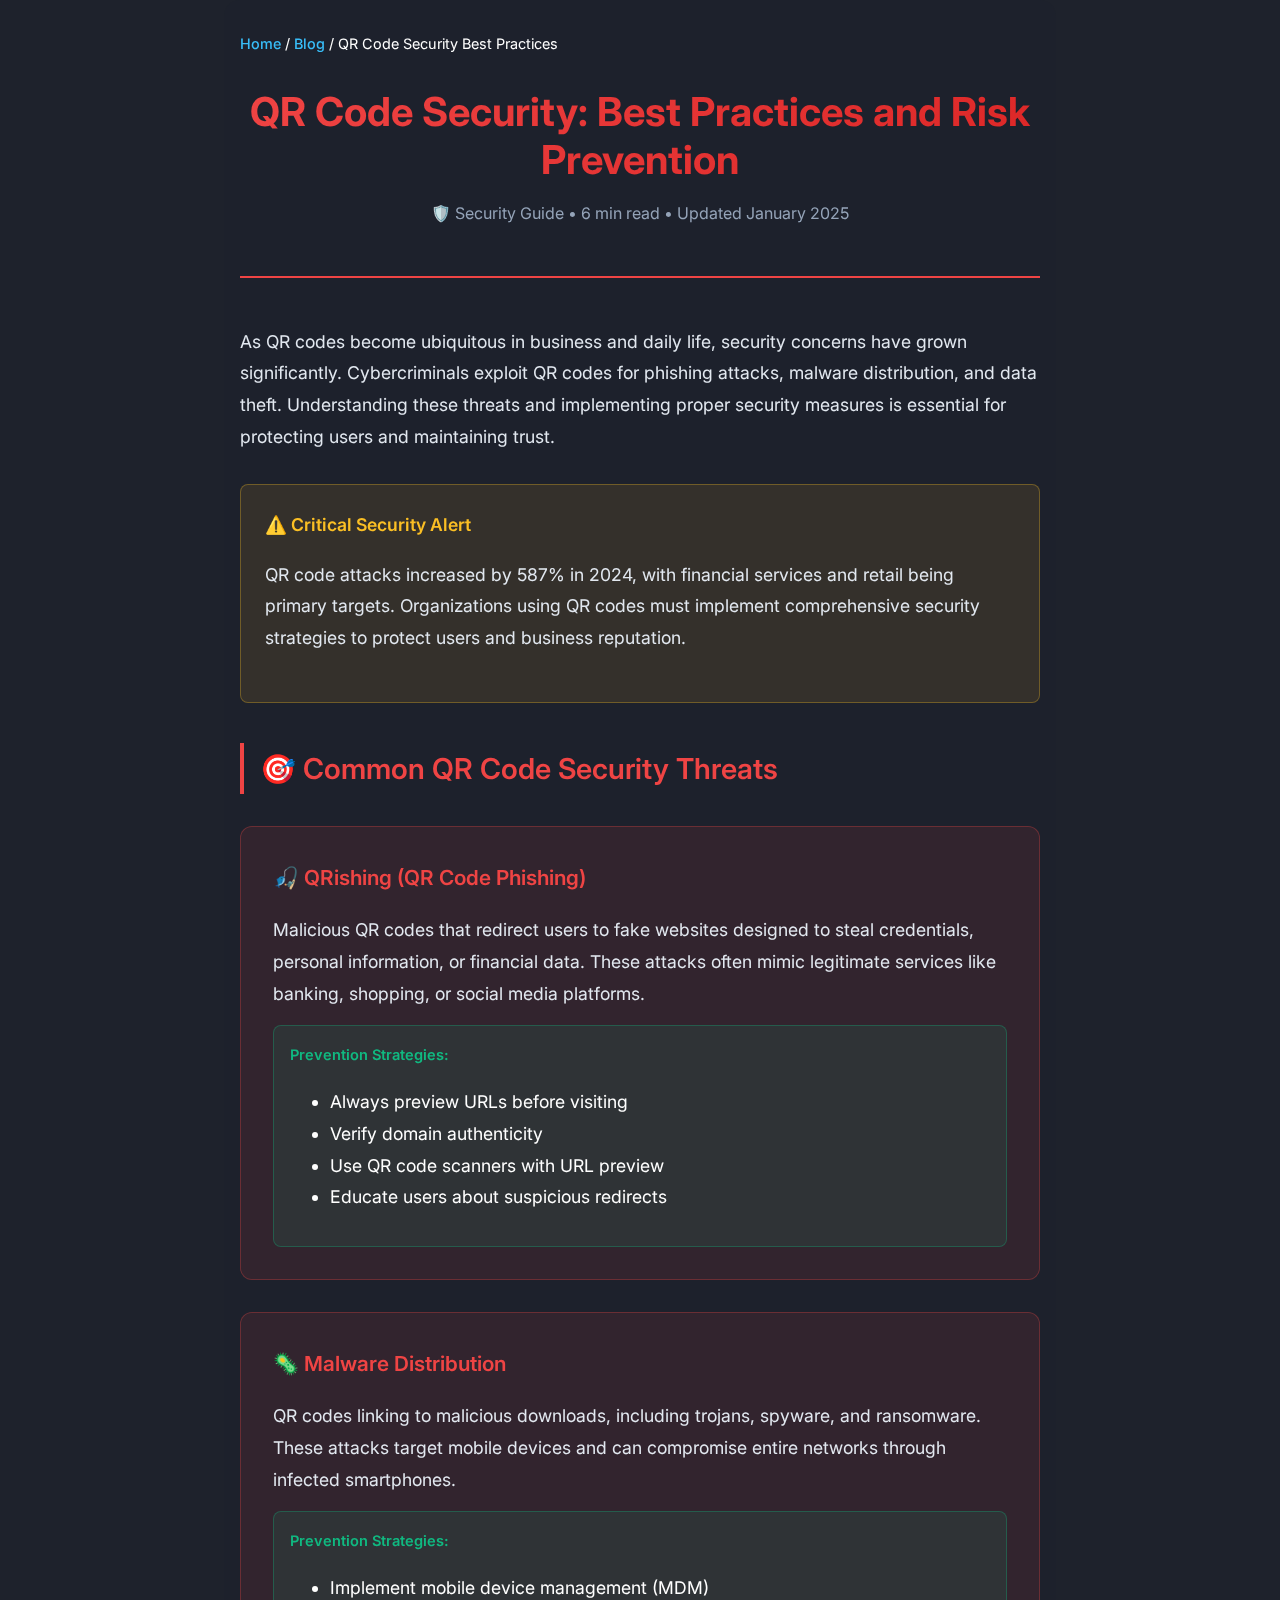
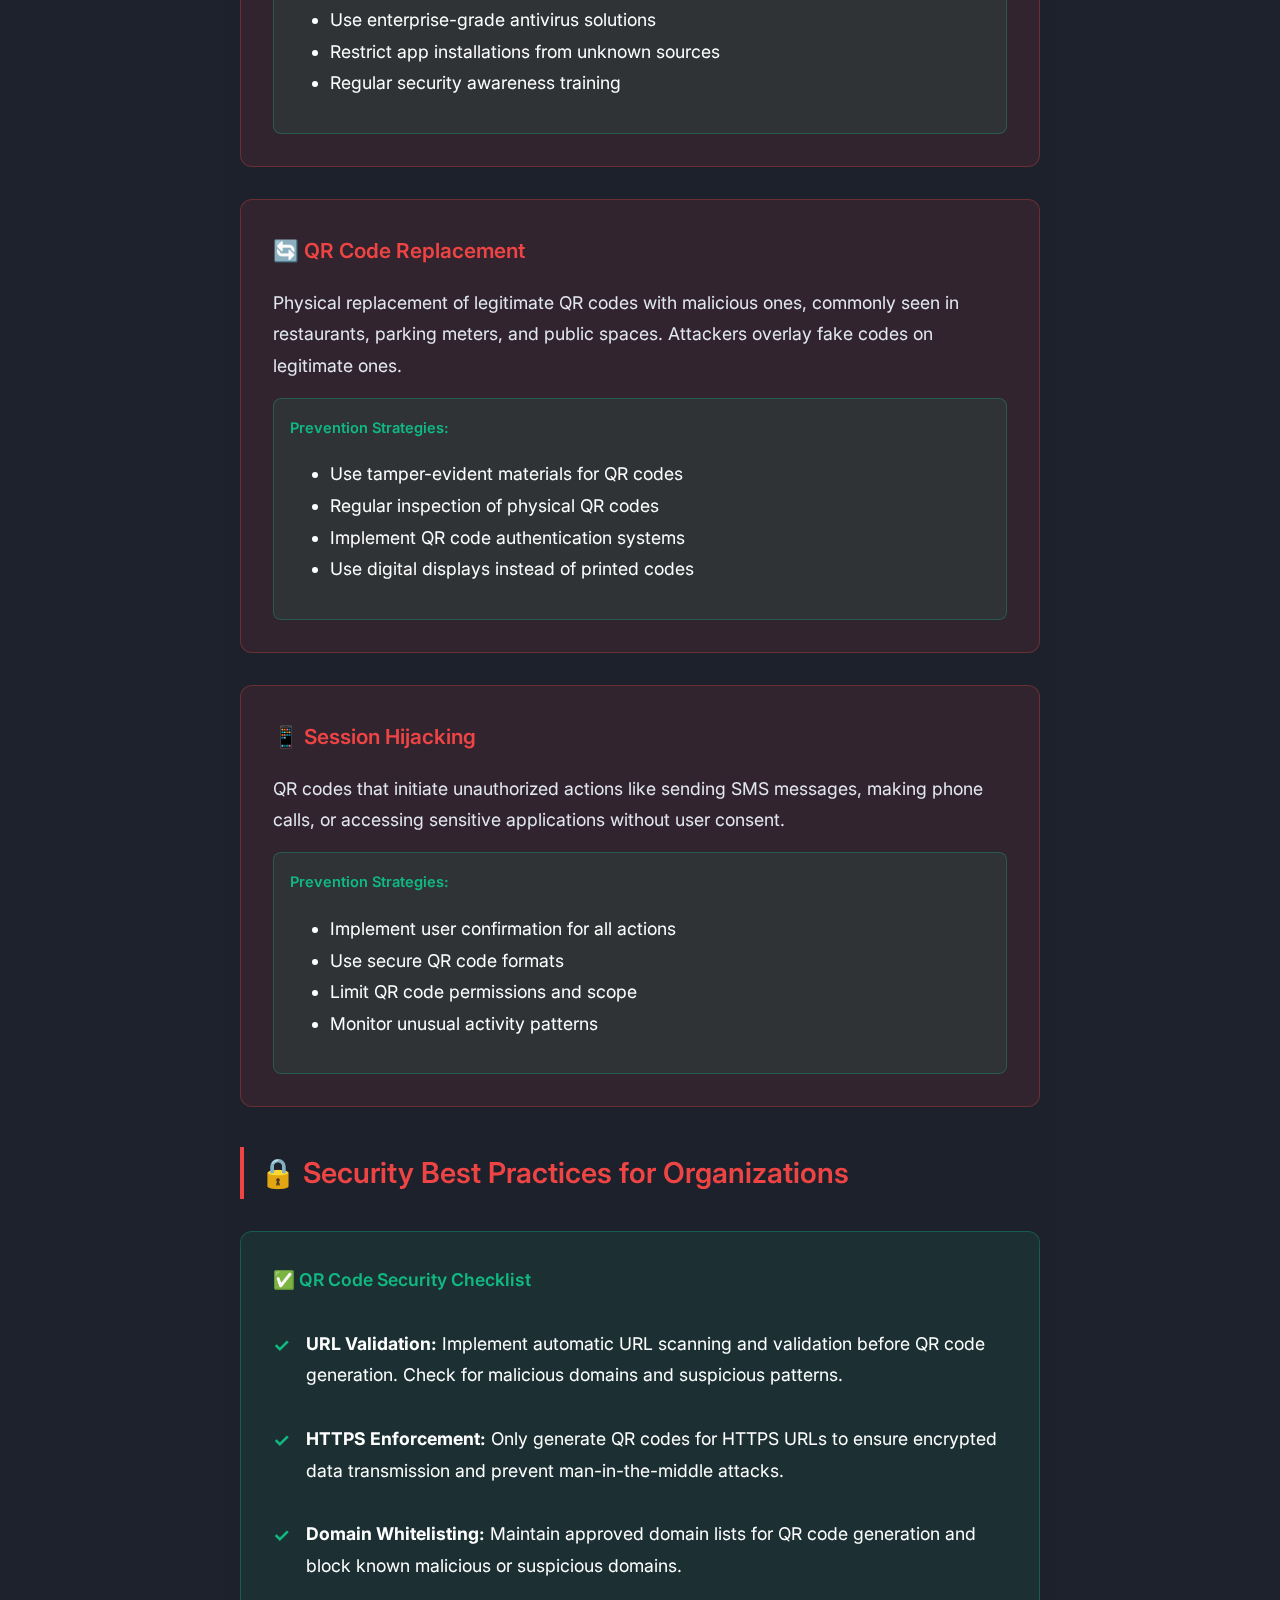
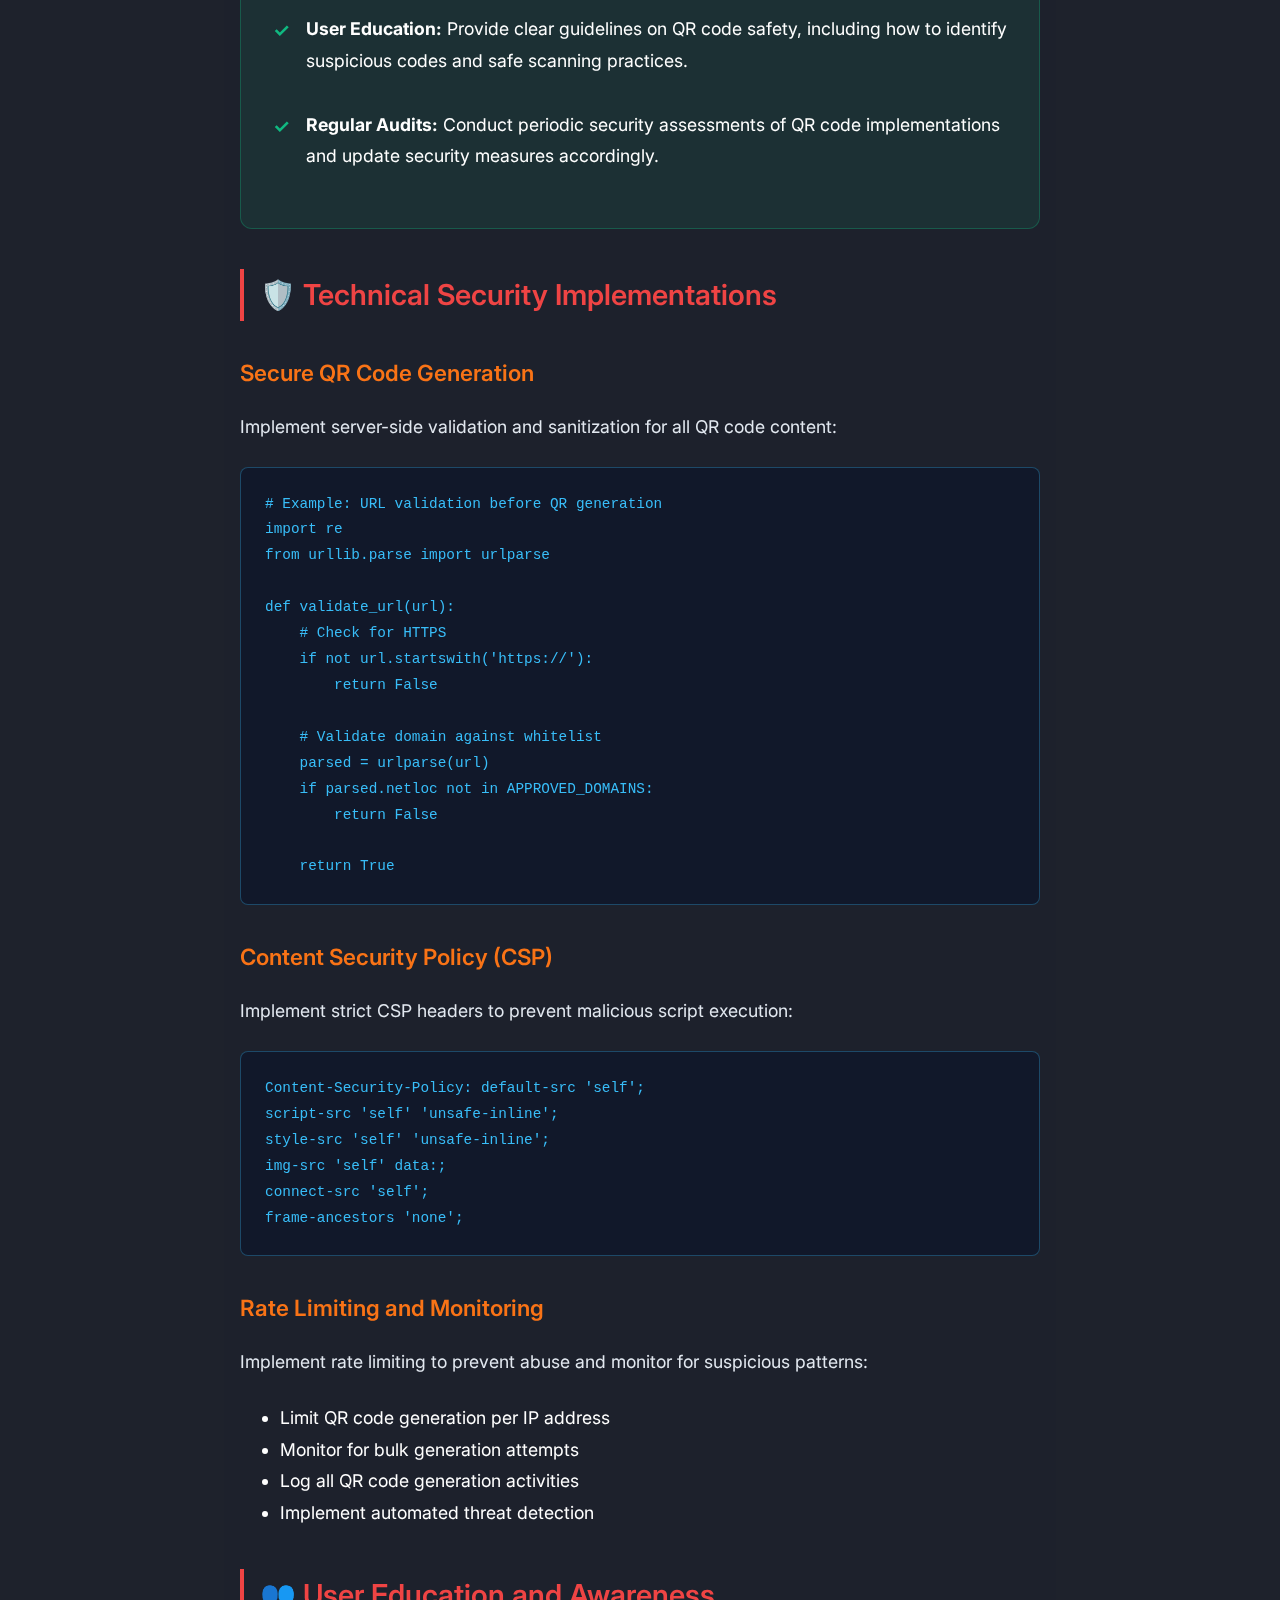
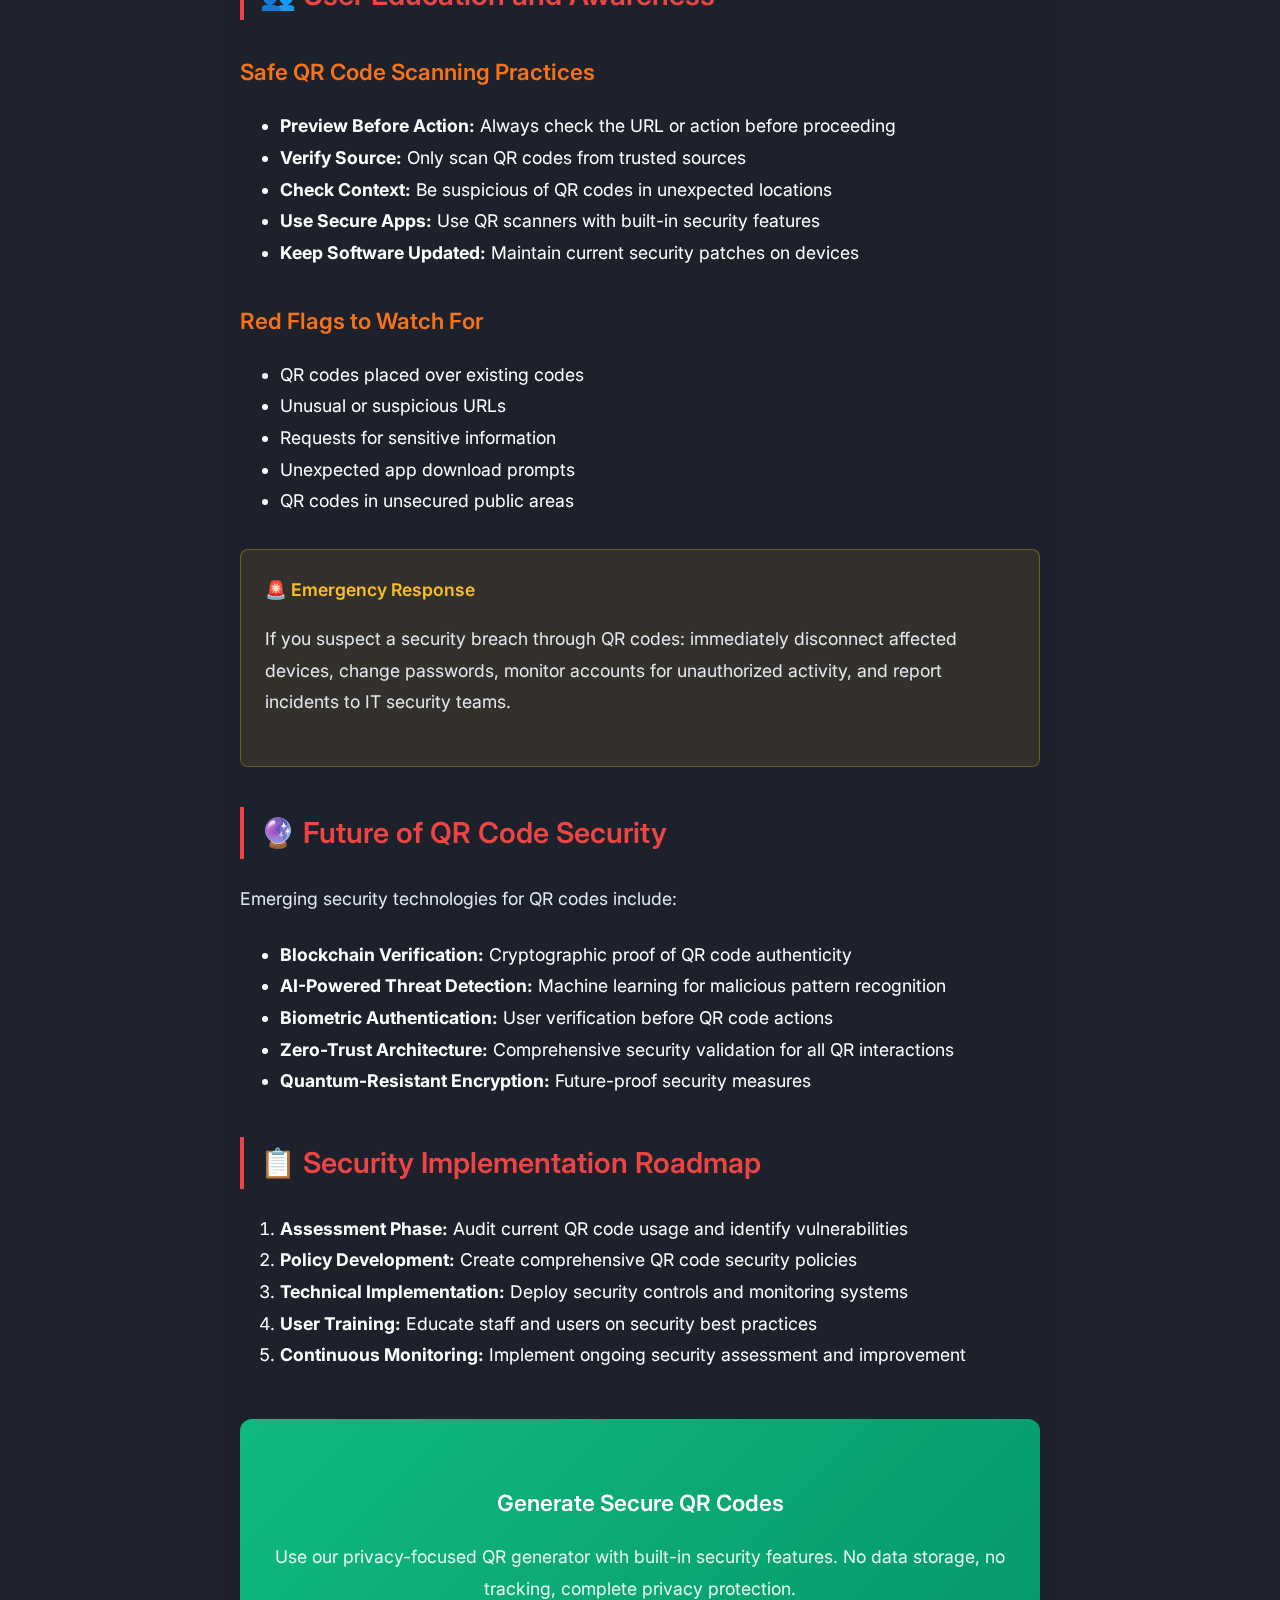
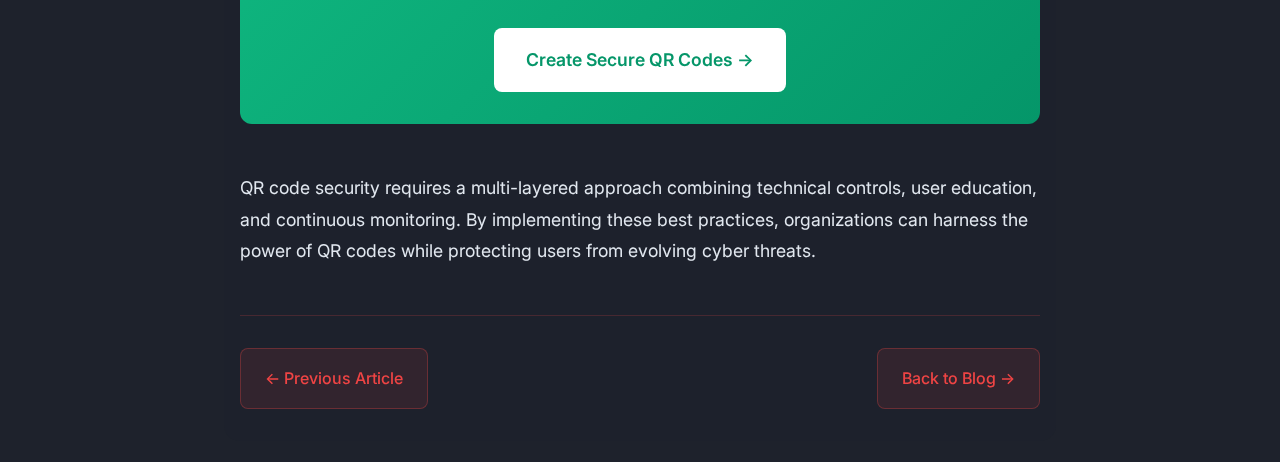
<file: templates/blog/security.html>
<!DOCTYPE html>
<html lang="en">
<head>
  <meta charset="UTF-8">
  <title>QR Code Security: Best Practices and Risk Prevention | Ukiyo QR Blog</title>
  <meta name="viewport" content="width=device-width, initial-scale=1">
  <meta name="description" content="Comprehensive guide to QR code security threats, best practices, and risk prevention strategies. Learn to protect users from malicious QR codes and phishing attacks.">
  <meta name="keywords" content="QR code security, malicious QR codes, QR code phishing, QR code safety, secure QR codes, QR code best practices, cybersecurity">
  <meta name="author" content="YabuTech">
  <meta name="robots" content="index, follow">
  
  <!-- Open Graph tags -->
  <meta property="og:title" content="QR Code Security: Best Practices and Risk Prevention">
  <meta property="og:description" content="Protect your users and business from QR code security threats with comprehensive best practices.">
  <meta property="og:type" content="article">
  <meta property="og:url" content="https://ukiyo.onrender.com/blog/qr-code-security-best-practices">
  
  <!-- Article structured data -->
  <script type="application/ld+json">
  {
    "@context": "https://schema.org",
    "@type": "Article",
    "headline": "QR Code Security: Best Practices and Risk Prevention",
    "description": "Comprehensive guide to QR code security threats and prevention strategies",
    "author": {
      "@type": "Organization",
      "name": "YabuTech"
    },
    "publisher": {
      "@type": "Organization",
      "name": "Ukiyo QR",
      "url": "https://ukiyo.onrender.com"
    },
    "datePublished": "2025-01-15",
    "dateModified": "2025-01-15",
    "mainEntityOfPage": {
      "@type": "WebPage",
      "@id": "https://ukiyo.onrender.com/blog/qr-code-security-best-practices"
    }
  }
  </script>
  
  <!-- Fonts and styles -->
  <link rel="preload" href="https://fonts.googleapis.com/css2?family=Inter:wght@400;600;700&display=swap" as="style" onload="this.onload=null;this.rel='stylesheet'">
  <noscript><link rel="stylesheet" href="https://fonts.googleapis.com/css2?family=Inter:wght@400;600;700&display=swap"></noscript>
  <link rel="icon" type="image/png" sizes="32x32" href="{{ url_for('static', filename='img/favicon.png') }}">
  
  <style>
    html, body {
      margin: 0;
      padding: 0;
      font-family: 'Inter', -apple-system, BlinkMacSystemFont, 'Segoe UI', Roboto, sans-serif;
      background-color: #1e222c;
      color: #ffffff;
      line-height: 1.7;
    }
    
    .article-container {
      max-width: 800px;
      margin: 0 auto;
      padding: 2rem 1rem;
      background: rgba(30,34,44,0.95);
      border-radius: 1rem;
      backdrop-filter: blur(10px);
      min-height: 90vh;
    }
    
    .breadcrumb {
      margin-bottom: 2rem;
      font-size: 0.9rem;
    }
    
    .breadcrumb a {
      color: #38bdf8;
      text-decoration: none;
      font-weight: 500;
    }
    
    .breadcrumb a:hover {
      text-decoration: underline;
    }
    
    .article-header {
      margin-bottom: 3rem;
      text-align: center;
      padding-bottom: 2rem;
      border-bottom: 2px solid #ef4444;
    }
    
    .article-title {
      font-size: 2.5rem;
      font-weight: 700;
      background: linear-gradient(135deg, #ef4444, #dc2626);
      -webkit-background-clip: text;
      -webkit-text-fill-color: transparent;
      background-clip: text;
      margin-bottom: 1rem;
      line-height: 1.2;
    }
    
    .article-meta {
      color: #94a3b8;
      font-size: 1rem;
      margin-bottom: 1rem;
    }
    
    .article-content {
      font-size: 1.1rem;
      line-height: 1.8;
    }
    
    .article-content h2 {
      font-size: 1.8rem;
      font-weight: 600;
      color: #ef4444;
      margin: 2.5rem 0 1.5rem 0;
      border-left: 4px solid #ef4444;
      padding-left: 1rem;
    }
    
    .article-content h3 {
      font-size: 1.4rem;
      font-weight: 600;
      color: #f97316;
      margin: 2rem 0 1rem 0;
    }
    
    .article-content p {
      margin-bottom: 1.5rem;
      color: #e2e8f0;
    }
    
    .threat-card {
      background: rgba(239, 68, 68, 0.1);
      border: 1px solid rgba(239, 68, 68, 0.3);
      border-radius: 12px;
      padding: 2rem;
      margin: 2rem 0;
    }
    
    .threat-card h4 {
      color: #ef4444;
      margin-top: 0;
      margin-bottom: 1rem;
      font-weight: 600;
      font-size: 1.3rem;
    }
    
    .threat-card .threat-description {
      color: #e2e8f0;
      margin-bottom: 1rem;
    }
    
    .threat-card .prevention {
      background: rgba(16, 185, 129, 0.1);
      border: 1px solid rgba(16, 185, 129, 0.3);
      border-radius: 8px;
      padding: 1rem;
      margin-top: 1rem;
    }
    
    .threat-card .prevention h5 {
      color: #10b981;
      margin: 0 0 0.5rem 0;
      font-weight: 600;
    }
    
    .security-checklist {
      background: rgba(16, 185, 129, 0.1);
      border: 1px solid rgba(16, 185, 129, 0.3);
      border-radius: 12px;
      padding: 2rem;
      margin: 2rem 0;
    }
    
    .security-checklist h4 {
      color: #10b981;
      margin-top: 0;
      margin-bottom: 1.5rem;
      font-weight: 600;
    }
    
    .checklist-item {
      display: flex;
      align-items: flex-start;
      margin-bottom: 1rem;
      padding: 0.5rem 0;
    }
    
    .checklist-item .check {
      color: #10b981;
      font-weight: bold;
      margin-right: 1rem;
      font-size: 1.2rem;
    }
    
    .warning-box {
      background: rgba(251, 191, 36, 0.1);
      border: 1px solid rgba(251, 191, 36, 0.3);
      border-radius: 8px;
      padding: 1.5rem;
      margin: 2rem 0;
    }
    
    .warning-box h4 {
      color: #fbbf24;
      margin-top: 0;
      margin-bottom: 1rem;
      font-weight: 600;
    }
    
    .code-example {
      background: rgba(15, 23, 42, 0.8);
      border: 1px solid rgba(56, 189, 248, 0.3);
      border-radius: 8px;
      padding: 1.5rem;
      margin: 1.5rem 0;
      font-family: 'Courier New', monospace;
      font-size: 0.9rem;
      overflow-x: auto;
    }
    
    .code-example code {
      color: #38bdf8;
    }
    
    .cta-section {
      background: linear-gradient(135deg, #10b981, #059669);
      border-radius: 12px;
      padding: 2rem;
      text-align: center;
      margin: 3rem 0;
    }
    
    .cta-section h3 {
      color: white;
      margin-bottom: 1rem;
    }
    
    .cta-section p {
      color: rgba(255,255,255,0.9);
      margin-bottom: 1.5rem;
    }
    
    .cta-button {
      background: white;
      color: #059669;
      text-decoration: none;
      padding: 1rem 2rem;
      border-radius: 8px;
      font-weight: 600;
      display: inline-block;
      transition: all 0.3s ease;
    }
    
    .cta-button:hover {
      transform: translateY(-2px);
      box-shadow: 0 8px 24px rgba(0,0,0,0.2);
    }
    
    .navigation-links {
      display: flex;
      justify-content: space-between;
      margin-top: 3rem;
      padding-top: 2rem;
      border-top: 1px solid rgba(239, 68, 68, 0.2);
    }
    
    .nav-link {
      background: rgba(239, 68, 68, 0.1);
      border: 1px solid rgba(239, 68, 68, 0.3);
      color: #ef4444;
      text-decoration: none;
      padding: 1rem 1.5rem;
      border-radius: 8px;
      font-weight: 500;
      transition: all 0.3s ease;
    }
    
    .nav-link:hover {
      background: rgba(239, 68, 68, 0.2);
      transform: translateY(-1px);
    }
    
    @media (max-width: 768px) {
      .article-title {
        font-size: 2rem;
      }
      
      .article-container {
        padding: 1rem;
        margin: 1rem;
      }
      
      .navigation-links {
        flex-direction: column;
        gap: 1rem;
      }
    }
  </style>
</head>
<body>
  <div class="article-container">
    <nav class="breadcrumb">
      <a href="/">Home</a> / <a href="/blog">Blog</a> / QR Code Security Best Practices
    </nav>
    
    <header class="article-header">
      <h1 class="article-title">QR Code Security: Best Practices and Risk Prevention</h1>
      <div class="article-meta">
        🛡️ Security Guide • 6 min read • Updated January 2025
      </div>
    </header>
    
    <main class="article-content">
      <p>As QR codes become ubiquitous in business and daily life, security concerns have grown significantly. Cybercriminals exploit QR codes for phishing attacks, malware distribution, and data theft. Understanding these threats and implementing proper security measures is essential for protecting users and maintaining trust.</p>
      
      <div class="warning-box">
        <h4>⚠️ Critical Security Alert</h4>
        <p>QR code attacks increased by 587% in 2024, with financial services and retail being primary targets. Organizations using QR codes must implement comprehensive security strategies to protect users and business reputation.</p>
      </div>
      
      <h2>🎯 Common QR Code Security Threats</h2>
      
      <div class="threat-card">
        <h4>🎣 QRishing (QR Code Phishing)</h4>
        <p class="threat-description">Malicious QR codes that redirect users to fake websites designed to steal credentials, personal information, or financial data. These attacks often mimic legitimate services like banking, shopping, or social media platforms.</p>
        <div class="prevention">
          <h5>Prevention Strategies:</h5>
          <ul>
            <li>Always preview URLs before visiting</li>
            <li>Verify domain authenticity</li>
            <li>Use QR code scanners with URL preview</li>
            <li>Educate users about suspicious redirects</li>
          </ul>
        </div>
      </div>
      
      <div class="threat-card">
        <h4>🦠 Malware Distribution</h4>
        <p class="threat-description">QR codes linking to malicious downloads, including trojans, spyware, and ransomware. These attacks target mobile devices and can compromise entire networks through infected smartphones.</p>
        <div class="prevention">
          <h5>Prevention Strategies:</h5>
          <ul>
            <li>Implement mobile device management (MDM)</li>
            <li>Use enterprise-grade antivirus solutions</li>
            <li>Restrict app installations from unknown sources</li>
            <li>Regular security awareness training</li>
          </ul>
        </div>
      </div>
      
      <div class="threat-card">
        <h4>🔄 QR Code Replacement</h4>
        <p class="threat-description">Physical replacement of legitimate QR codes with malicious ones, commonly seen in restaurants, parking meters, and public spaces. Attackers overlay fake codes on legitimate ones.</p>
        <div class="prevention">
          <h5>Prevention Strategies:</h5>
          <ul>
            <li>Use tamper-evident materials for QR codes</li>
            <li>Regular inspection of physical QR codes</li>
            <li>Implement QR code authentication systems</li>
            <li>Use digital displays instead of printed codes</li>
          </ul>
        </div>
      </div>
      
      <div class="threat-card">
        <h4>📱 Session Hijacking</h4>
        <p class="threat-description">QR codes that initiate unauthorized actions like sending SMS messages, making phone calls, or accessing sensitive applications without user consent.</p>
        <div class="prevention">
          <h5>Prevention Strategies:</h5>
          <ul>
            <li>Implement user confirmation for all actions</li>
            <li>Use secure QR code formats</li>
            <li>Limit QR code permissions and scope</li>
            <li>Monitor unusual activity patterns</li>
          </ul>
        </div>
      </div>
      
      <h2>🔒 Security Best Practices for Organizations</h2>
      
      <div class="security-checklist">
        <h4>✅ QR Code Security Checklist</h4>
        
        <div class="checklist-item">
          <span class="check">✓</span>
          <div>
            <strong>URL Validation:</strong> Implement automatic URL scanning and validation before QR code generation. Check for malicious domains and suspicious patterns.
          </div>
        </div>
        
        <div class="checklist-item">
          <span class="check">✓</span>
          <div>
            <strong>HTTPS Enforcement:</strong> Only generate QR codes for HTTPS URLs to ensure encrypted data transmission and prevent man-in-the-middle attacks.
          </div>
        </div>
        
        <div class="checklist-item">
          <span class="check">✓</span>
          <div>
            <strong>Domain Whitelisting:</strong> Maintain approved domain lists for QR code generation and block known malicious or suspicious domains.
          </div>
        </div>
        
        <div class="checklist-item">
          <span class="check">✓</span>
          <div>
            <strong>User Education:</strong> Provide clear guidelines on QR code safety, including how to identify suspicious codes and safe scanning practices.
          </div>
        </div>
        
        <div class="checklist-item">
          <span class="check">✓</span>
          <div>
            <strong>Regular Audits:</strong> Conduct periodic security assessments of QR code implementations and update security measures accordingly.
          </div>
        </div>
      </div>
      
      <h2>🛡️ Technical Security Implementations</h2>
      
      <h3>Secure QR Code Generation</h3>
      <p>Implement server-side validation and sanitization for all QR code content:</p>
      
      <div class="code-example">
        <code>
# Example: URL validation before QR generation<br>
import re<br>
from urllib.parse import urlparse<br><br>
def validate_url(url):<br>
&nbsp;&nbsp;&nbsp;&nbsp;# Check for HTTPS<br>
&nbsp;&nbsp;&nbsp;&nbsp;if not url.startswith('https://'):<br>
&nbsp;&nbsp;&nbsp;&nbsp;&nbsp;&nbsp;&nbsp;&nbsp;return False<br><br>
&nbsp;&nbsp;&nbsp;&nbsp;# Validate domain against whitelist<br>
&nbsp;&nbsp;&nbsp;&nbsp;parsed = urlparse(url)<br>
&nbsp;&nbsp;&nbsp;&nbsp;if parsed.netloc not in APPROVED_DOMAINS:<br>
&nbsp;&nbsp;&nbsp;&nbsp;&nbsp;&nbsp;&nbsp;&nbsp;return False<br><br>
&nbsp;&nbsp;&nbsp;&nbsp;return True
        </code>
      </div>
      
      <h3>Content Security Policy (CSP)</h3>
      <p>Implement strict CSP headers to prevent malicious script execution:</p>
      
      <div class="code-example">
        <code>
Content-Security-Policy: default-src 'self';<br>
script-src 'self' 'unsafe-inline';<br>
style-src 'self' 'unsafe-inline';<br>
img-src 'self' data:;<br>
connect-src 'self';<br>
frame-ancestors 'none';
        </code>
      </div>
      
      <h3>Rate Limiting and Monitoring</h3>
      <p>Implement rate limiting to prevent abuse and monitor for suspicious patterns:</p>
      
      <ul>
        <li>Limit QR code generation per IP address</li>
        <li>Monitor for bulk generation attempts</li>
        <li>Log all QR code generation activities</li>
        <li>Implement automated threat detection</li>
      </ul>
      
      <h2>👥 User Education and Awareness</h2>
      
      <h3>Safe QR Code Scanning Practices</h3>
      
      <ul>
        <li><strong>Preview Before Action:</strong> Always check the URL or action before proceeding</li>
        <li><strong>Verify Source:</strong> Only scan QR codes from trusted sources</li>
        <li><strong>Check Context:</strong> Be suspicious of QR codes in unexpected locations</li>
        <li><strong>Use Secure Apps:</strong> Use QR scanners with built-in security features</li>
        <li><strong>Keep Software Updated:</strong> Maintain current security patches on devices</li>
      </ul>
      
      <h3>Red Flags to Watch For</h3>
      
      <ul>
        <li>QR codes placed over existing codes</li>
        <li>Unusual or suspicious URLs</li>
        <li>Requests for sensitive information</li>
        <li>Unexpected app download prompts</li>
        <li>QR codes in unsecured public areas</li>
      </ul>
      
      <div class="warning-box">
        <h4>🚨 Emergency Response</h4>
        <p>If you suspect a security breach through QR codes: immediately disconnect affected devices, change passwords, monitor accounts for unauthorized activity, and report incidents to IT security teams.</p>
      </div>
      
      <h2>🔮 Future of QR Code Security</h2>
      
      <p>Emerging security technologies for QR codes include:</p>
      
      <ul>
        <li><strong>Blockchain Verification:</strong> Cryptographic proof of QR code authenticity</li>
        <li><strong>AI-Powered Threat Detection:</strong> Machine learning for malicious pattern recognition</li>
        <li><strong>Biometric Authentication:</strong> User verification before QR code actions</li>
        <li><strong>Zero-Trust Architecture:</strong> Comprehensive security validation for all QR interactions</li>
        <li><strong>Quantum-Resistant Encryption:</strong> Future-proof security measures</li>
      </ul>
      
      <h2>📋 Security Implementation Roadmap</h2>
      
      <ol>
        <li><strong>Assessment Phase:</strong> Audit current QR code usage and identify vulnerabilities</li>
        <li><strong>Policy Development:</strong> Create comprehensive QR code security policies</li>
        <li><strong>Technical Implementation:</strong> Deploy security controls and monitoring systems</li>
        <li><strong>User Training:</strong> Educate staff and users on security best practices</li>
        <li><strong>Continuous Monitoring:</strong> Implement ongoing security assessment and improvement</li>
      </ol>
      
      <div class="cta-section">
        <h3>Generate Secure QR Codes</h3>
        <p>Use our privacy-focused QR generator with built-in security features. No data storage, no tracking, complete privacy protection.</p>
        <a href="/" class="cta-button">Create Secure QR Codes →</a>
      </div>
      
      <p>QR code security requires a multi-layered approach combining technical controls, user education, and continuous monitoring. By implementing these best practices, organizations can harness the power of QR codes while protecting users from evolving cyber threats.</p>
    </main>
    
    <nav class="navigation-links">
      <a href="/blog/qr-code-types-explained" class="nav-link">← Previous Article</a>
      <a href="/blog" class="nav-link">Back to Blog →</a>
    </nav>
  </div>
</body>
</html>
</file>
